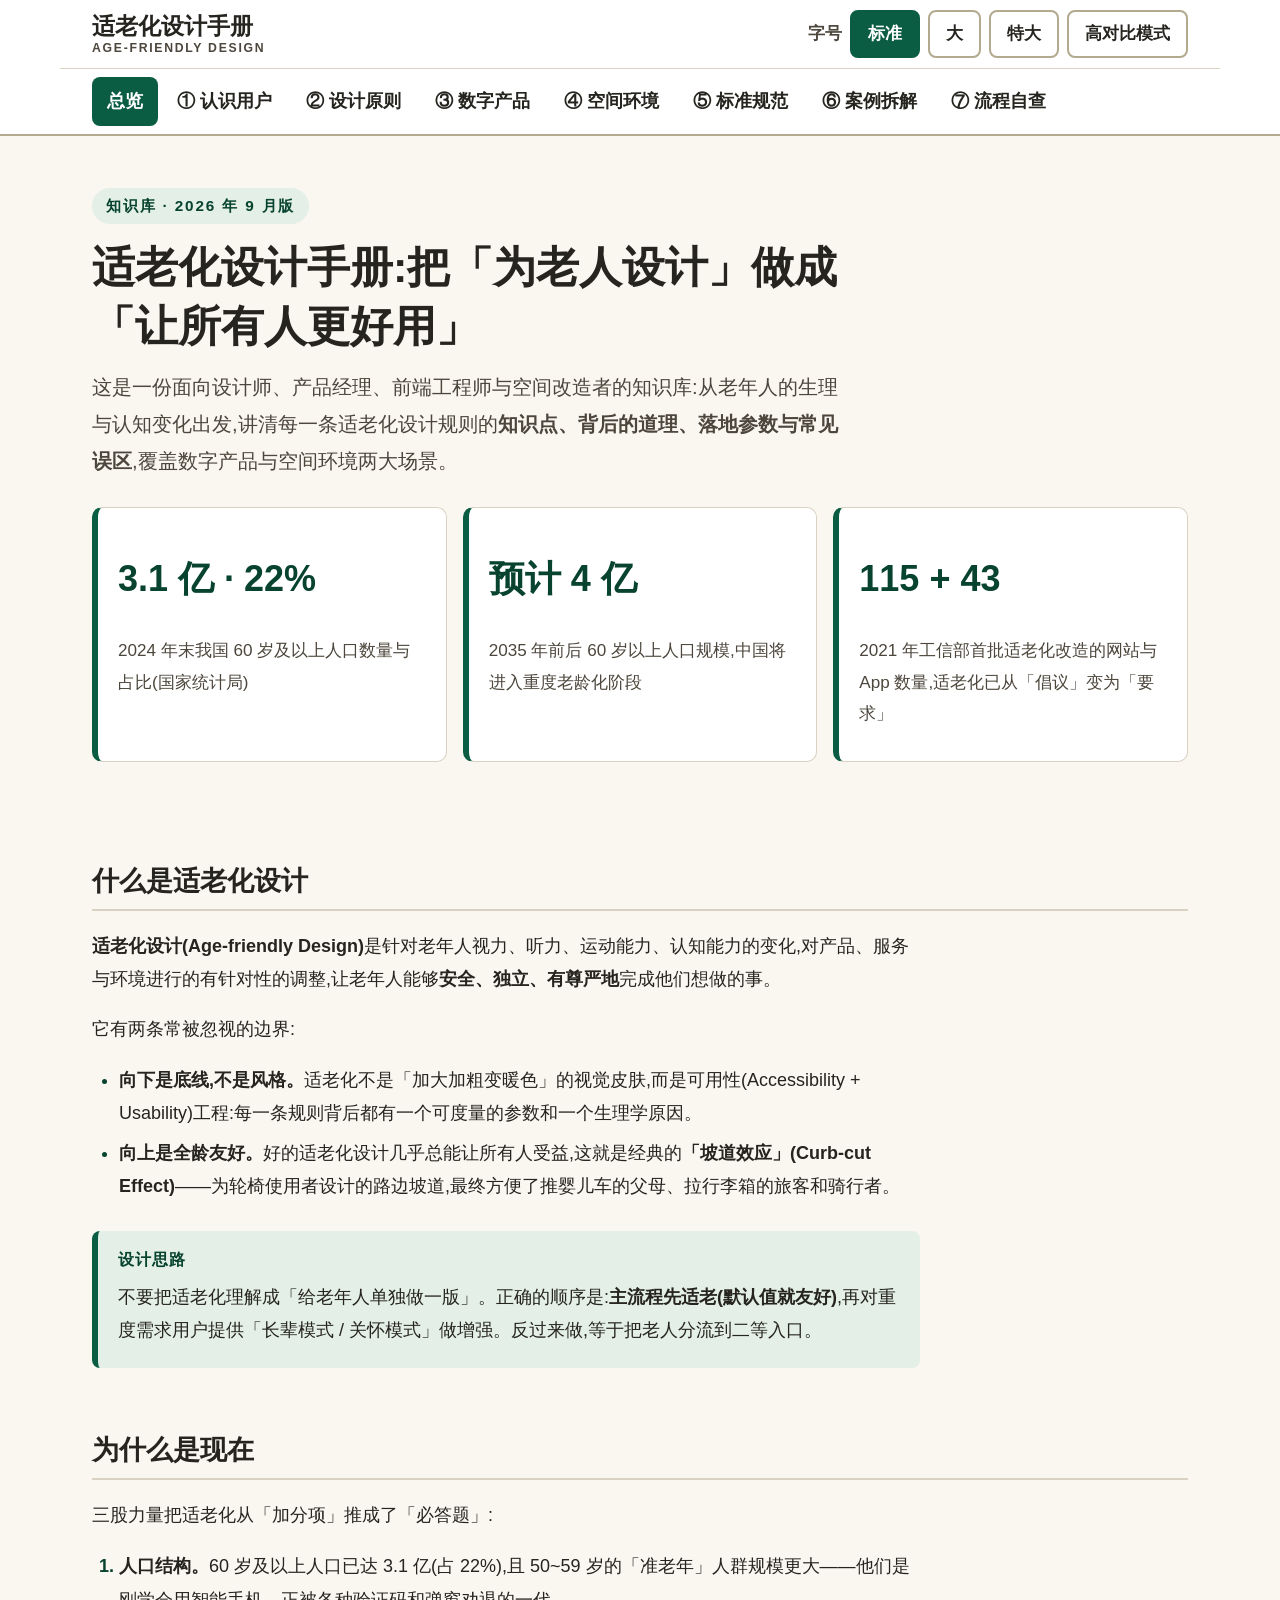
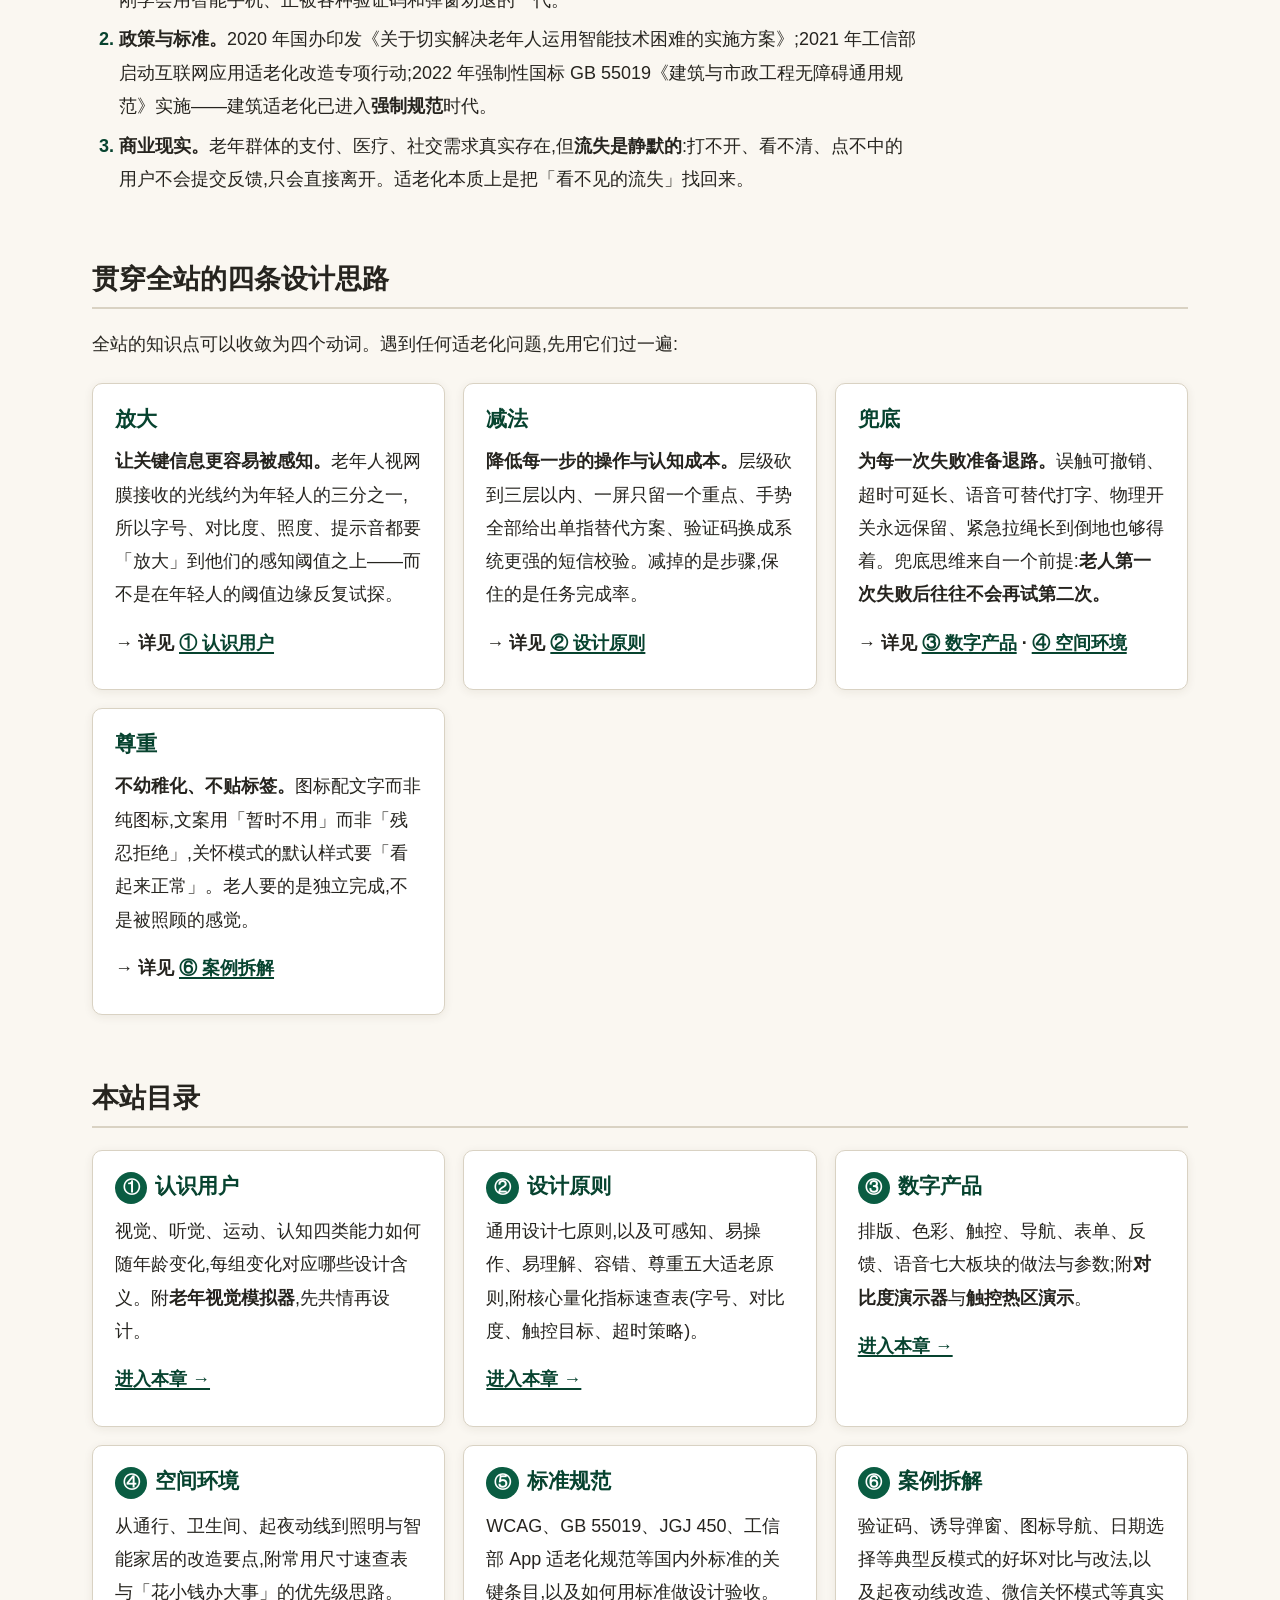
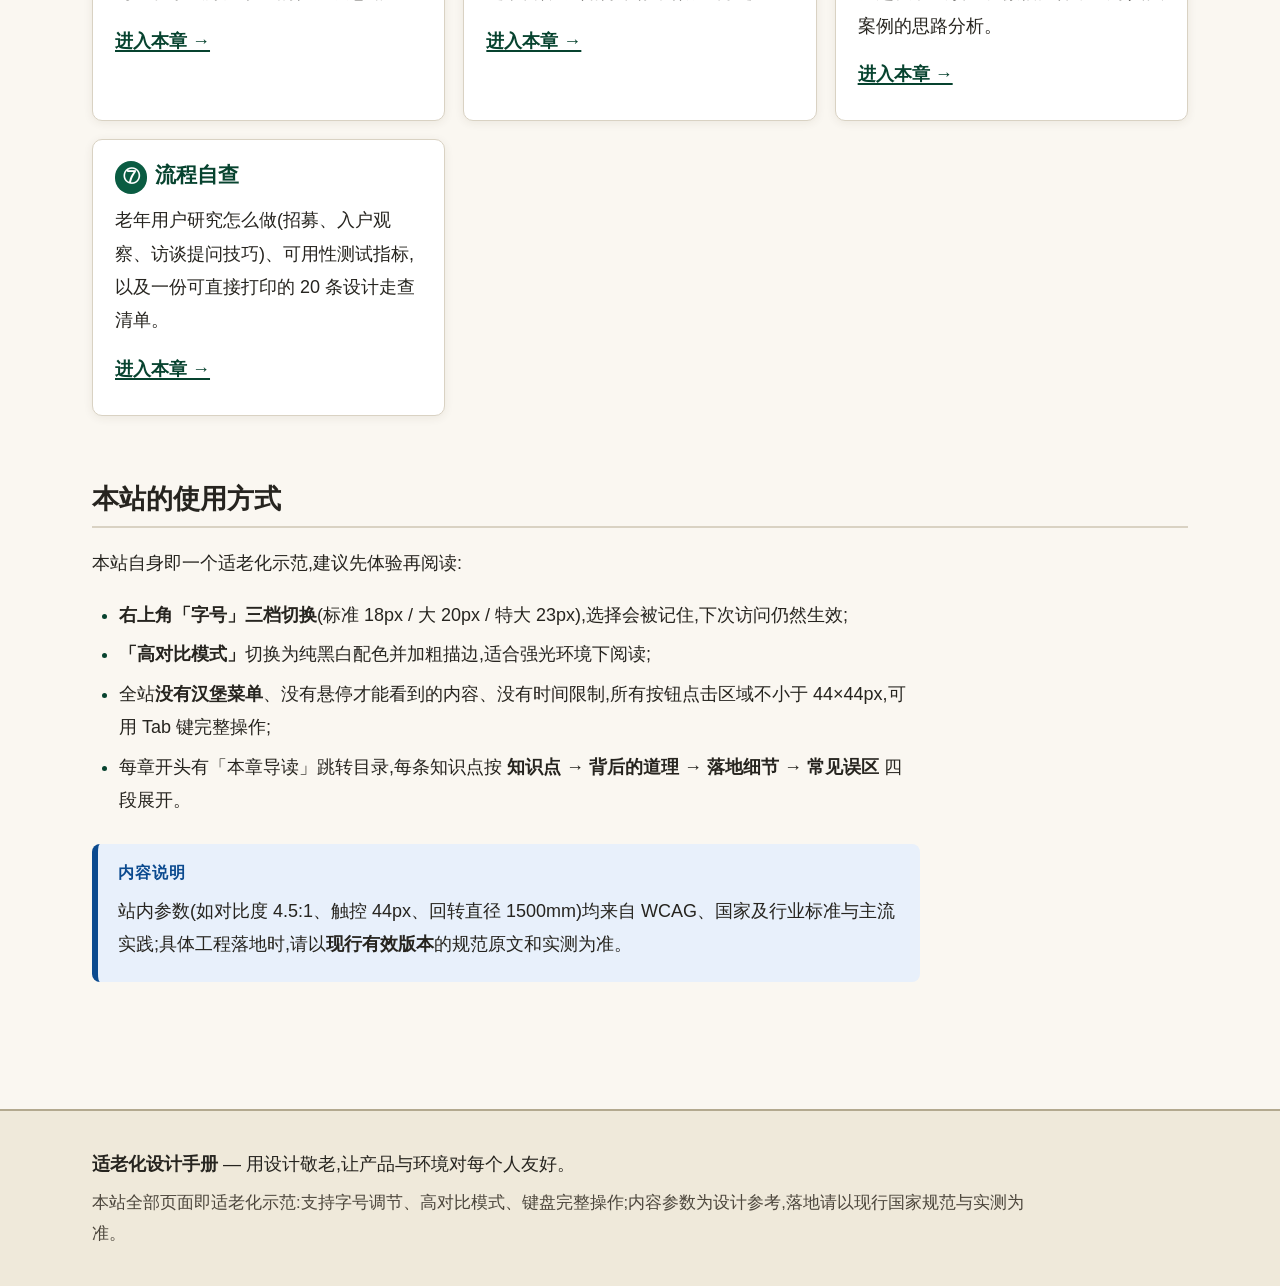
<file: index.html>
<!DOCTYPE html>
<html lang="zh-CN" data-font="base" data-contrast="normal">
<head>
<meta charset="UTF-8">
<meta name="viewport" content="width=device-width, initial-scale=1">
<title>适老化设计手册 · 总览</title>
<meta name="description" content="适老化设计知识库:认识老年用户、设计原则与量化指标、数字产品与空间环境的适老化做法、标准规范与案例拆解。">
<link rel="icon" href="data:image/svg+xml,%3Csvg xmlns='http://www.w3.org/2000/svg' viewBox='0 0 100 100'%3E%3Ccircle cx='50' cy='50' r='46' fill='%230a5c42'/%3E%3Ctext x='50' y='70' font-size='52' text-anchor='middle' fill='white' font-family='sans-serif' font-weight='bold'%3E适%3C/text%3E%3C/svg%3E">
<link rel="stylesheet" href="assets/css/style.css">
<script src="assets/js/main.js" defer></script>
</head>
<body>
<a class="skip-link" href="#main">跳到主要内容</a>

<header class="site-header">
  <div class="topbar wrap">
    <p class="brand"><a href="index.html">适老化设计手册<span class="brand-en">Age-Friendly Design</span></a></p>
    <div class="controls" role="group" aria-label="阅读设置(这也是本站的适老化示范)">
      <span class="controls-label">字号</span>
      <button type="button" class="ctrl-btn font-btn" data-font="base" aria-pressed="true">标准</button>
      <button type="button" class="ctrl-btn font-btn" data-font="large" aria-pressed="false">大</button>
      <button type="button" class="ctrl-btn font-btn" data-font="xlarge" aria-pressed="false">特大</button>
      <button type="button" class="ctrl-btn" id="contrastBtn" aria-pressed="false">高对比模式</button>
    </div>
  </div>
  <nav class="site-nav wrap" aria-label="章节导航">
    <a href="index.html" aria-current="page">总览</a>
    <a href="aging.html">① 认识用户</a>
    <a href="principles.html">② 设计原则</a>
    <a href="digital.html">③ 数字产品</a>
    <a href="space.html">④ 空间环境</a>
    <a href="standards.html">⑤ 标准规范</a>
    <a href="cases.html">⑥ 案例拆解</a>
    <a href="process.html">⑦ 流程自查</a>
  </nav>
</header>
<p id="liveStatus" class="visually-hidden" aria-live="polite"></p>

<main id="main">
  <div class="wrap">

    <section class="hero">
      <span class="kicker">知识库 · 2026 年 9 月版</span>
      <h1>适老化设计手册:把「为老人设计」做成「让所有人更好用」</h1>
      <p class="lede">这是一份面向设计师、产品经理、前端工程师与空间改造者的知识库:从老年人的生理与认知变化出发,讲清每一条适老化设计规则的<strong>知识点、背后的道理、落地参数与常见误区</strong>,覆盖数字产品与空间环境两大场景。</p>
      <div class="hero-stats">
        <div class="stat">
          <p class="stat-num">3.1 亿 · 22%</p>
          <p class="stat-label">2024 年末我国 60 岁及以上人口数量与占比(国家统计局)</p>
        </div>
        <div class="stat">
          <p class="stat-num">预计 4 亿</p>
          <p class="stat-label">2035 年前后 60 岁以上人口规模,中国将进入重度老龄化阶段</p>
        </div>
        <div class="stat">
          <p class="stat-num">115 + 43</p>
          <p class="stat-label">2021 年工信部首批适老化改造的网站与 App 数量,适老化已从「倡议」变为「要求」</p>
        </div>
      </div>
    </section>

    <article>
      <h2>什么是适老化设计</h2>
      <div class="prose">
        <p><strong>适老化设计(Age-friendly Design)</strong>是针对老年人视力、听力、运动能力、认知能力的变化,对产品、服务与环境进行的有针对性的调整,让老年人能够<strong>安全、独立、有尊严地</strong>完成他们想做的事。</p>
        <p>它有两条常被忽视的边界:</p>
        <ul>
          <li><strong>向下是底线,不是风格。</strong>适老化不是「加大加粗变暖色」的视觉皮肤,而是可用性(Accessibility + Usability)工程:每一条规则背后都有一个可度量的参数和一个生理学原因。</li>
          <li><strong>向上是全龄友好。</strong>好的适老化设计几乎总能让所有人受益,这就是经典的<strong>「坡道效应」(Curb-cut Effect)</strong>——为轮椅使用者设计的路边坡道,最终方便了推婴儿车的父母、拉行李箱的旅客和骑行者。</li>
        </ul>
        <div class="callout callout-tip">
          <span class="callout-title">设计思路</span>
          <p>不要把适老化理解成「给老年人单独做一版」。正确的顺序是:<strong>主流程先适老(默认值就友好)</strong>,再对重度需求用户提供「长辈模式 / 关怀模式」做增强。反过来做,等于把老人分流到二等入口。</p>
        </div>
      </div>

      <h2>为什么是现在</h2>
      <div class="prose">
        <p>三股力量把适老化从「加分项」推成了「必答题」:</p>
        <ol>
          <li><strong>人口结构。</strong>60 岁及以上人口已达 3.1 亿(占 22%),且 50~59 岁的「准老年」人群规模更大——他们是刚学会用智能手机、正被各种验证码和弹窗劝退的一代。</li>
          <li><strong>政策与标准。</strong>2020 年国办印发《关于切实解决老年人运用智能技术困难的实施方案》;2021 年工信部启动互联网应用适老化改造专项行动;2022 年强制性国标 GB 55019《建筑与市政工程无障碍通用规范》实施——建筑适老化已进入<strong>强制规范</strong>时代。</li>
          <li><strong>商业现实。</strong>老年群体的支付、医疗、社交需求真实存在,但<strong>流失是静默的</strong>:打不开、看不清、点不中的用户不会提交反馈,只会直接离开。适老化本质上是把「看不见的流失」找回来。</li>
        </ol>
      </div>

      <h2>贯穿全站的四条设计思路</h2>
      <p class="prose">全站的知识点可以收敛为四个动词。遇到任何适老化问题,先用它们过一遍:</p>
      <div class="kgrid">
        <div class="kcard">
          <h3>放大</h3>
          <p><strong>让关键信息更容易被感知。</strong>老年人视网膜接收的光线约为年轻人的三分之一,所以字号、对比度、照度、提示音都要「放大」到他们的感知阈值之上——而不是在年轻人的阈值边缘反复试探。</p>
          <p class="kcard-link">→ 详见 <a href="aging.html">① 认识用户</a></p>
        </div>
        <div class="kcard">
          <h3>减法</h3>
          <p><strong>降低每一步的操作与认知成本。</strong>层级砍到三层以内、一屏只留一个重点、手势全部给出单指替代方案、验证码换成系统更强的短信校验。减掉的是步骤,保住的是任务完成率。</p>
          <p class="kcard-link">→ 详见 <a href="principles.html">② 设计原则</a></p>
        </div>
        <div class="kcard">
          <h3>兜底</h3>
          <p><strong>为每一次失败准备退路。</strong>误触可撤销、超时可延长、语音可替代打字、物理开关永远保留、紧急拉绳长到倒地也够得着。兜底思维来自一个前提:<strong>老人第一次失败后往往不会再试第二次。</strong></p>
          <p class="kcard-link">→ 详见 <a href="digital.html">③ 数字产品</a> · <a href="space.html">④ 空间环境</a></p>
        </div>
        <div class="kcard">
          <h3>尊重</h3>
          <p><strong>不幼稚化、不贴标签。</strong>图标配文字而非纯图标,文案用「暂时不用」而非「残忍拒绝」,关怀模式的默认样式要「看起来正常」。老人要的是独立完成,不是被照顾的感觉。</p>
          <p class="kcard-link">→ 详见 <a href="cases.html">⑥ 案例拆解</a></p>
        </div>
      </div>

      <h2>本站目录</h2>
      <div class="kgrid">
        <div class="kcard">
          <h3><span class="kcard-num">①</span>认识用户</h3>
          <p>视觉、听觉、运动、认知四类能力如何随年龄变化,每组变化对应哪些设计含义。附<strong>老年视觉模拟器</strong>,先共情再设计。</p>
          <p class="kcard-link"><a href="aging.html">进入本章 →</a></p>
        </div>
        <div class="kcard">
          <h3><span class="kcard-num">②</span>设计原则</h3>
          <p>通用设计七原则,以及可感知、易操作、易理解、容错、尊重五大适老原则,附核心量化指标速查表(字号、对比度、触控目标、超时策略)。</p>
          <p class="kcard-link"><a href="principles.html">进入本章 →</a></p>
        </div>
        <div class="kcard">
          <h3><span class="kcard-num">③</span>数字产品</h3>
          <p>排版、色彩、触控、导航、表单、反馈、语音七大板块的做法与参数;附<strong>对比度演示器</strong>与<strong>触控热区演示</strong>。</p>
          <p class="kcard-link"><a href="digital.html">进入本章 →</a></p>
        </div>
        <div class="kcard">
          <h3><span class="kcard-num">④</span>空间环境</h3>
          <p>从通行、卫生间、起夜动线到照明与智能家居的改造要点,附常用尺寸速查表与「花小钱办大事」的优先级思路。</p>
          <p class="kcard-link"><a href="space.html">进入本章 →</a></p>
        </div>
        <div class="kcard">
          <h3><span class="kcard-num">⑤</span>标准规范</h3>
          <p>WCAG、GB 55019、JGJ 450、工信部 App 适老化规范等国内外标准的关键条目,以及如何用标准做设计验收。</p>
          <p class="kcard-link"><a href="standards.html">进入本章 →</a></p>
        </div>
        <div class="kcard">
          <h3><span class="kcard-num">⑥</span>案例拆解</h3>
          <p>验证码、诱导弹窗、图标导航、日期选择等典型反模式的好坏对比与改法,以及起夜动线改造、微信关怀模式等真实案例的思路分析。</p>
          <p class="kcard-link"><a href="cases.html">进入本章 →</a></p>
        </div>
        <div class="kcard">
          <h3><span class="kcard-num">⑦</span>流程自查</h3>
          <p>老年用户研究怎么做(招募、入户观察、访谈提问技巧)、可用性测试指标,以及一份可直接打印的 20 条设计走查清单。</p>
          <p class="kcard-link"><a href="process.html">进入本章 →</a></p>
        </div>
      </div>

      <h2>本站的使用方式</h2>
      <div class="prose">
        <p>本站自身即一个适老化示范,建议先体验再阅读:</p>
        <ul>
          <li><strong>右上角「字号」三档切换</strong>(标准 18px / 大 20px / 特大 23px),选择会被记住,下次访问仍然生效;</li>
          <li><strong>「高对比模式」</strong>切换为纯黑白配色并加粗描边,适合强光环境下阅读;</li>
          <li>全站<strong>没有汉堡菜单</strong>、没有悬停才能看到的内容、没有时间限制,所有按钮点击区域不小于 44×44px,可用 Tab 键完整操作;</li>
          <li>每章开头有「本章导读」跳转目录,每条知识点按 <strong>知识点 → 背后的道理 → 落地细节 → 常见误区</strong> 四段展开。</li>
        </ul>
        <div class="callout callout-data">
          <span class="callout-title">内容说明</span>
          <p>站内参数(如对比度 4.5:1、触控 44px、回转直径 1500mm)均来自 WCAG、国家及行业标准与主流实践;具体工程落地时,请以<strong>现行有效版本</strong>的规范原文和实测为准。</p>
        </div>
      </div>
    </article>

  </div>
</main>

<footer class="site-footer">
  <div class="wrap">
    <p><strong>适老化设计手册</strong> — 用设计敬老,让产品与环境对每个人友好。</p>
    <p class="foot-note">本站全部页面即适老化示范:支持字号调节、高对比模式、键盘完整操作;内容参数为设计参考,落地请以现行国家规范与实测为准。</p>
  </div>
</footer>
</body>
</html>
</file>
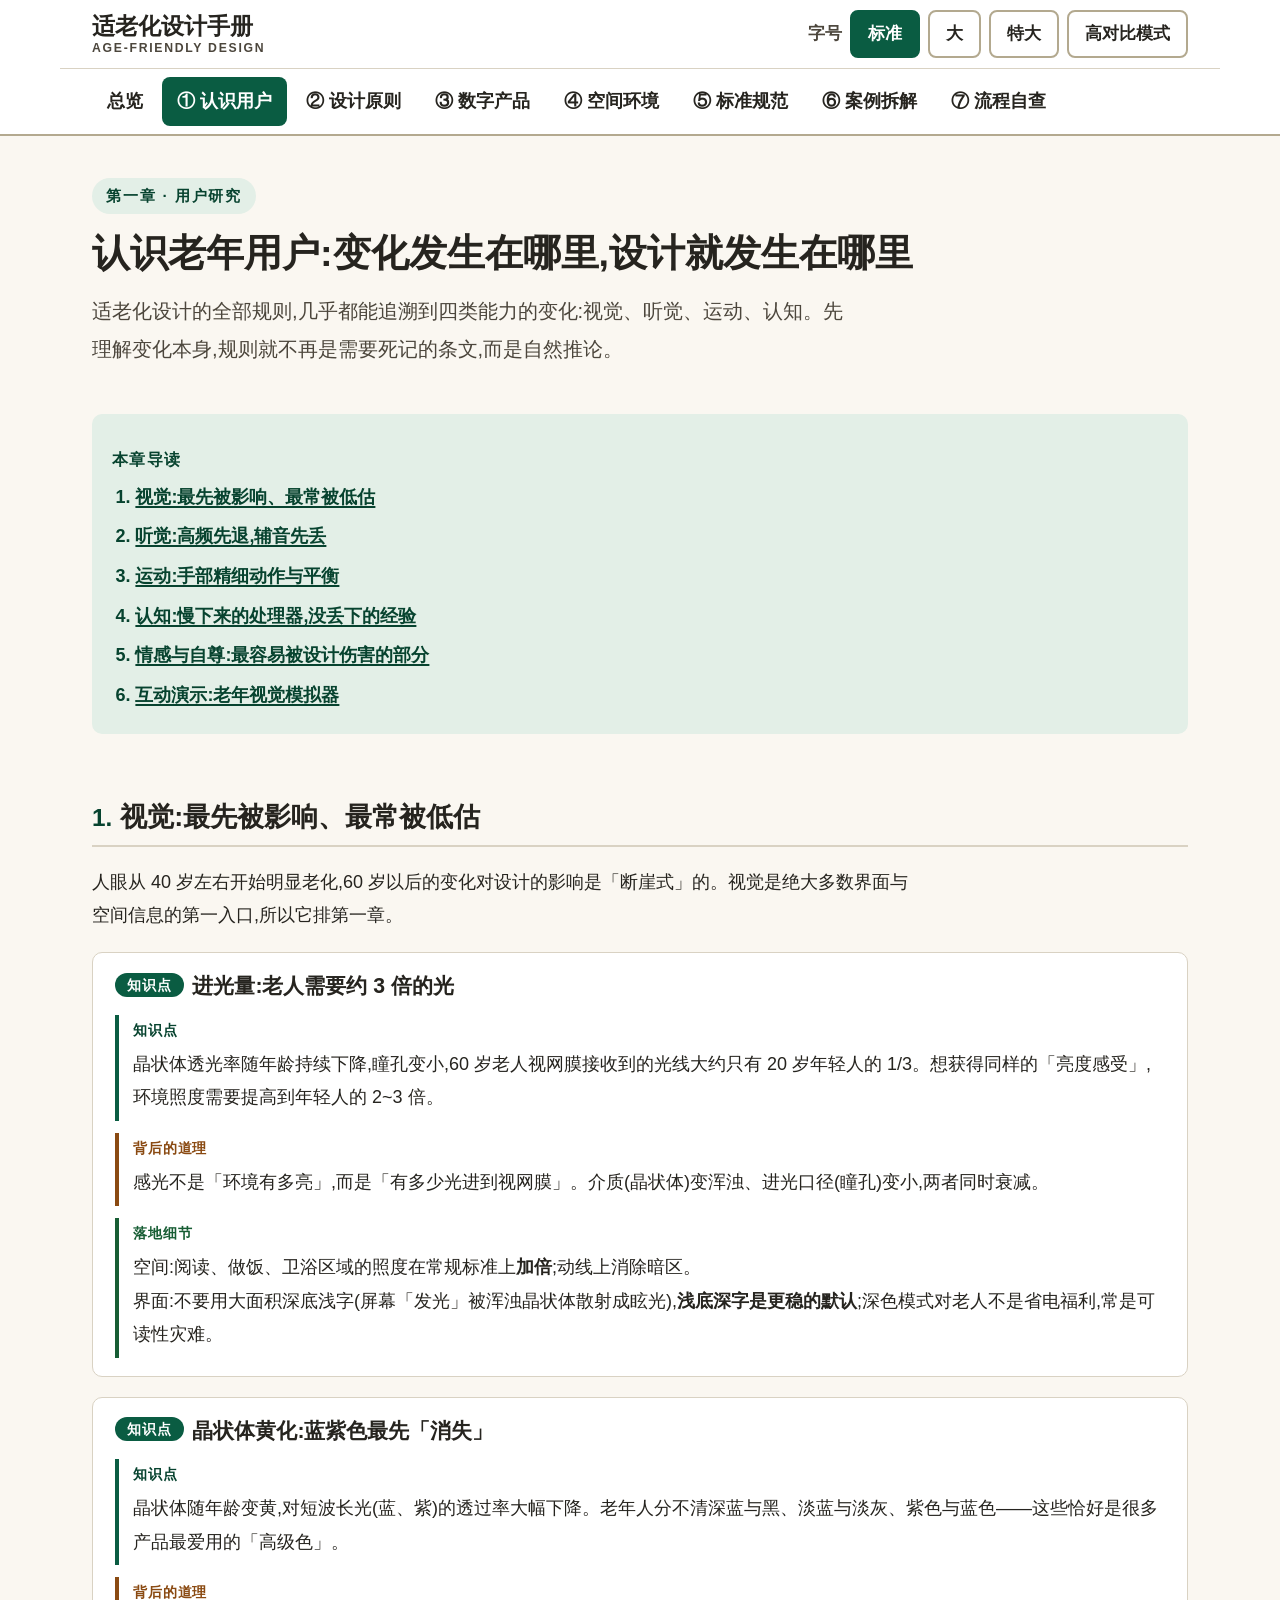
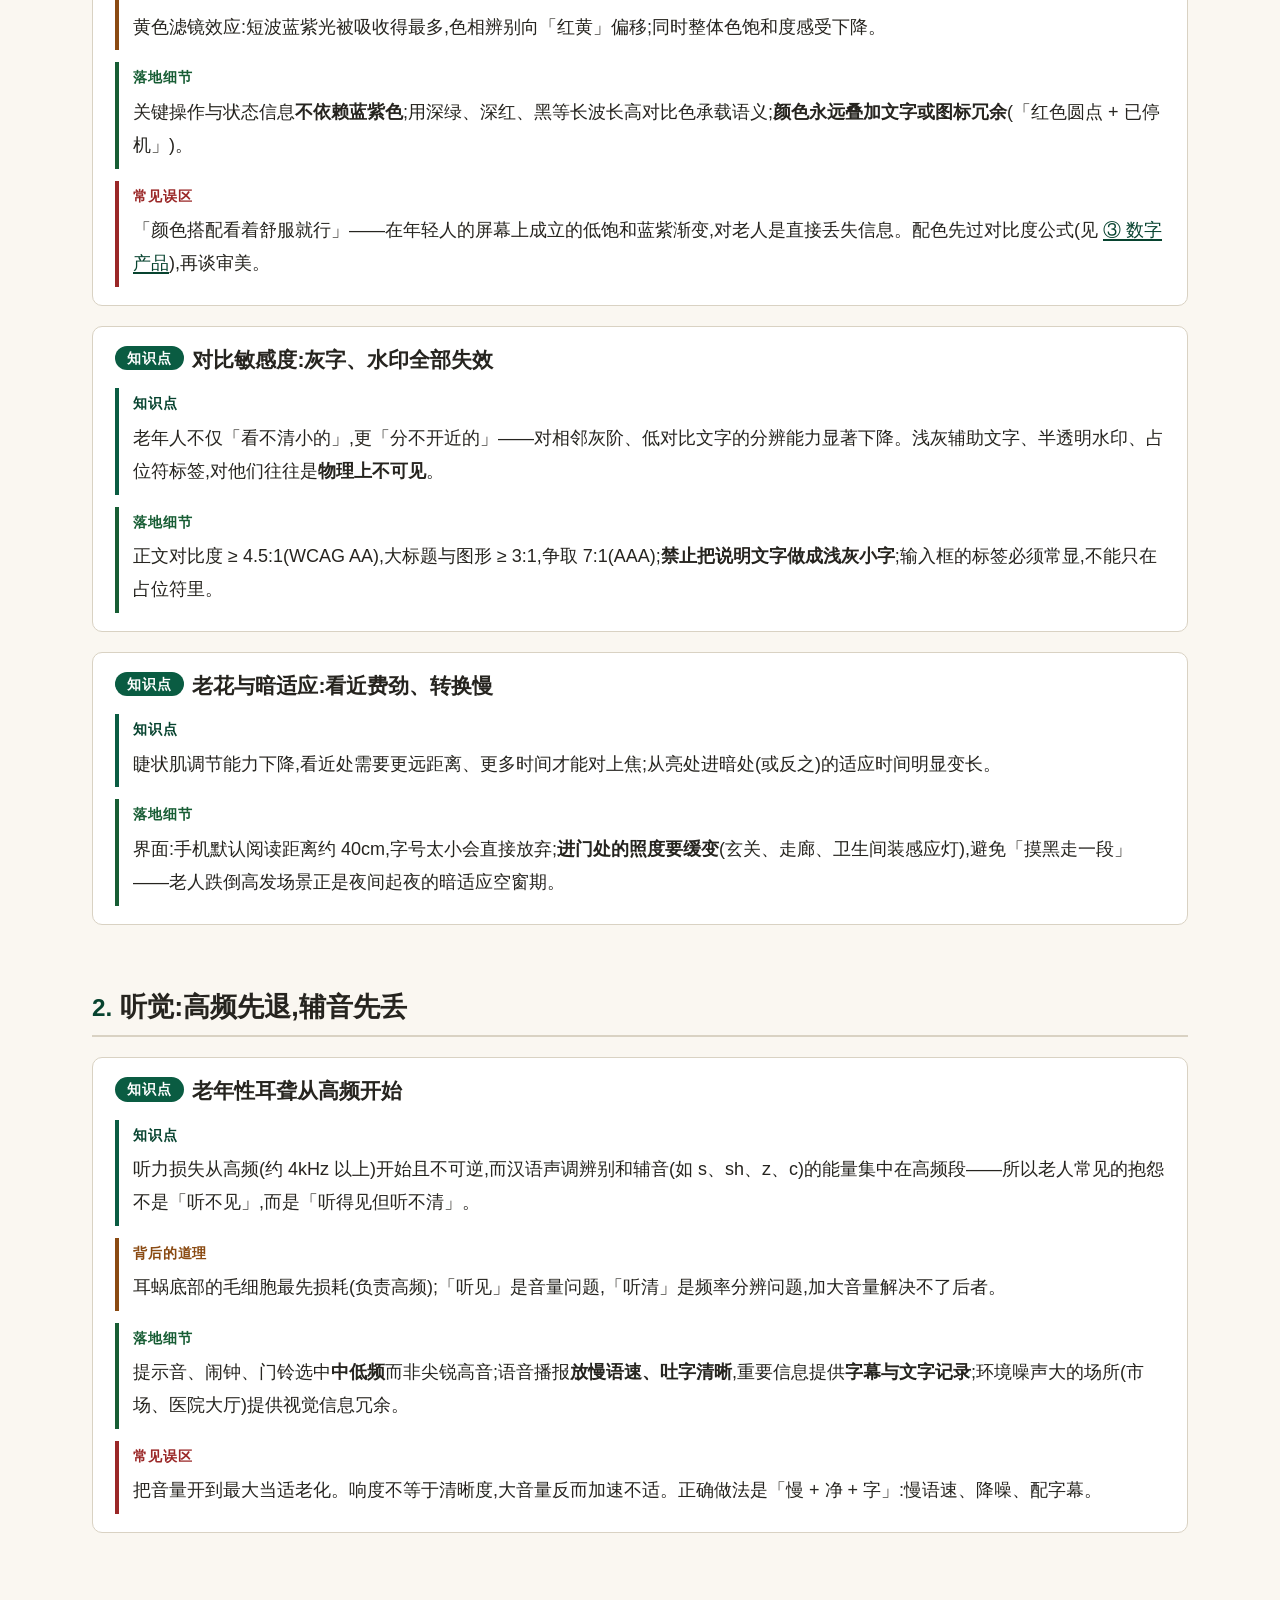
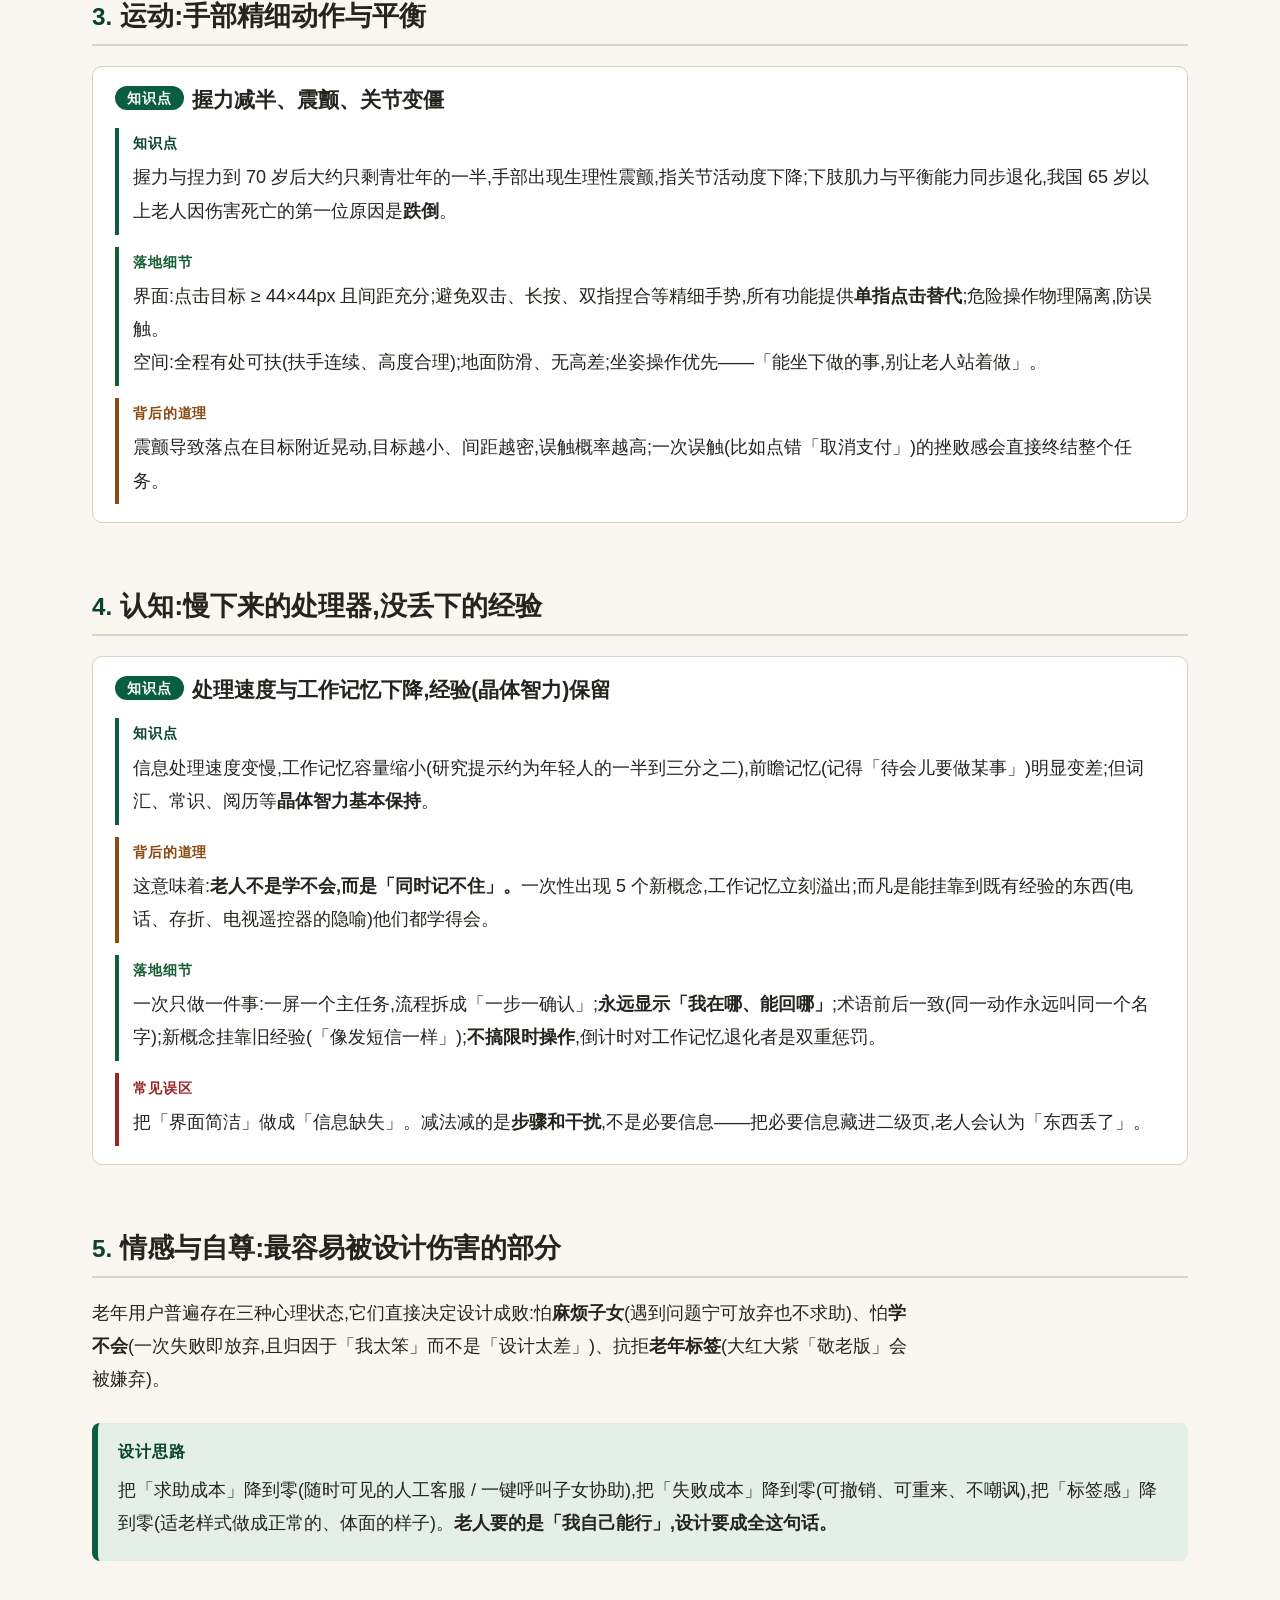
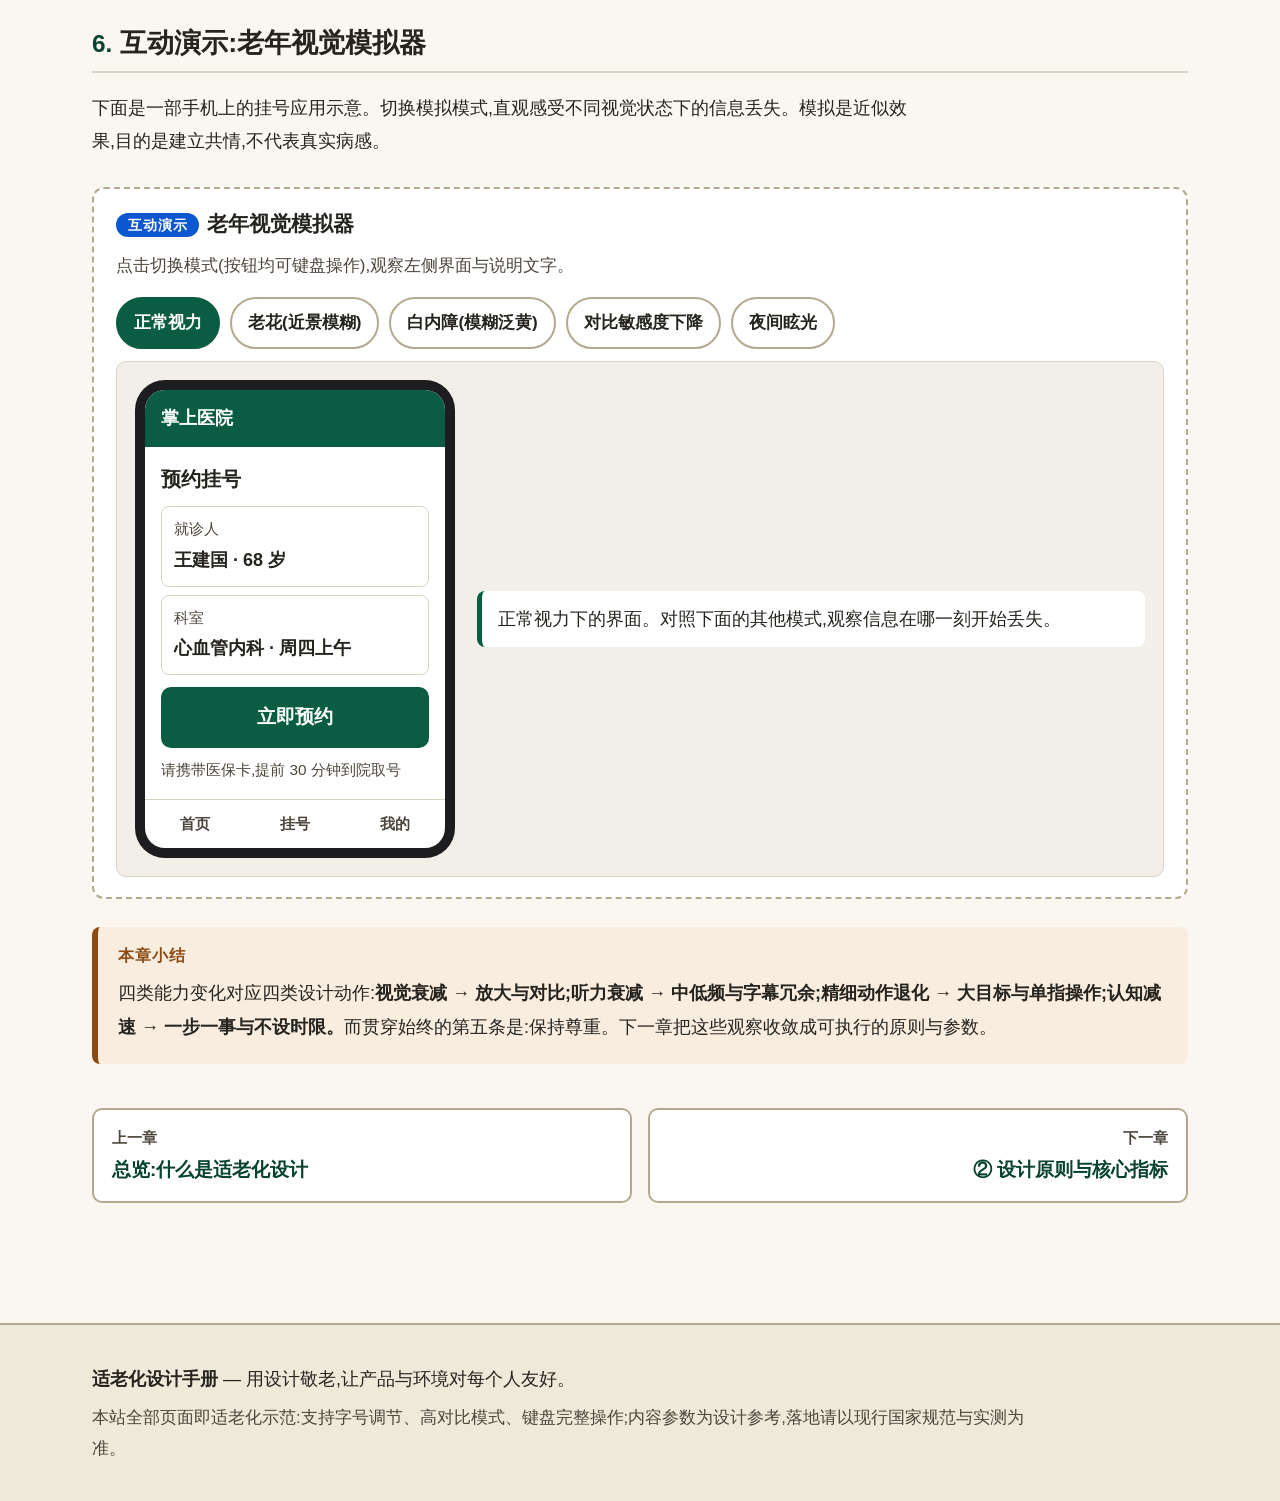
<file: aging.html>
<!DOCTYPE html>
<html lang="zh-CN" data-font="base" data-contrast="normal">
<head>
<meta charset="UTF-8">
<meta name="viewport" content="width=device-width, initial-scale=1">
<title>① 认识老年用户 · 适老化设计手册</title>
<meta name="description" content="视觉、听觉、运动、认知能力随年龄的变化规律,以及每组变化对应的设计含义。附老年视觉模拟器。">
<link rel="icon" href="data:image/svg+xml,%3Csvg xmlns='http://www.w3.org/2000/svg' viewBox='0 0 100 100'%3E%3Ccircle cx='50' cy='50' r='46' fill='%230a5c42'/%3E%3Ctext x='50' y='70' font-size='52' text-anchor='middle' fill='white' font-family='sans-serif' font-weight='bold'%3E适%3C/text%3E%3C/svg%3E">
<link rel="stylesheet" href="assets/css/style.css">
<script src="assets/js/main.js" defer></script>
</head>
<body>
<a class="skip-link" href="#main">跳到主要内容</a>

<header class="site-header">
  <div class="topbar wrap">
    <p class="brand"><a href="index.html">适老化设计手册<span class="brand-en">Age-Friendly Design</span></a></p>
    <div class="controls" role="group" aria-label="阅读设置(这也是本站的适老化示范)">
      <span class="controls-label">字号</span>
      <button type="button" class="ctrl-btn font-btn" data-font="base" aria-pressed="true">标准</button>
      <button type="button" class="ctrl-btn font-btn" data-font="large" aria-pressed="false">大</button>
      <button type="button" class="ctrl-btn font-btn" data-font="xlarge" aria-pressed="false">特大</button>
      <button type="button" class="ctrl-btn" id="contrastBtn" aria-pressed="false">高对比模式</button>
    </div>
  </div>
  <nav class="site-nav wrap" aria-label="章节导航">
    <a href="index.html">总览</a>
    <a href="aging.html" aria-current="page">① 认识用户</a>
    <a href="principles.html">② 设计原则</a>
    <a href="digital.html">③ 数字产品</a>
    <a href="space.html">④ 空间环境</a>
    <a href="standards.html">⑤ 标准规范</a>
    <a href="cases.html">⑥ 案例拆解</a>
    <a href="process.html">⑦ 流程自查</a>
  </nav>
</header>
<p id="liveStatus" class="visually-hidden" aria-live="polite"></p>

<main id="main">
  <div class="wrap">
    <div class="page-head">
      <span class="kicker">第一章 · 用户研究</span>
      <h1>认识老年用户:变化发生在哪里,设计就发生在哪里</h1>
      <p class="lede">适老化设计的全部规则,几乎都能追溯到四类能力的变化:视觉、听觉、运动、认知。先理解变化本身,规则就不再是需要死记的条文,而是自然推论。</p>
    </div>

    <article>
      <div class="toc">
        <p class="toc-title">本章导读</p>
        <ol>
          <li><a href="#vision">视觉:最先被影响、最常被低估</a></li>
          <li><a href="#hearing">听觉:高频先退,辅音先丢</a></li>
          <li><a href="#motor">运动:手部精细动作与平衡</a></li>
          <li><a href="#cognition">认知:慢下来的处理器,没丢下的经验</a></li>
          <li><a href="#emotion">情感与自尊:最容易被设计伤害的部分</a></li>
          <li><a href="#sim">互动演示:老年视觉模拟器</a></li>
        </ol>
      </div>

      <section id="vision">
        <h2><span class="h2-num">1.</span>视觉:最先被影响、最常被低估</h2>
        <div class="prose">
          <p>人眼从 40 岁左右开始明显老化,60 岁以后的变化对设计的影响是「断崖式」的。视觉是绝大多数界面与空间信息的第一入口,所以它排第一章。</p>
        </div>

        <div class="fact">
          <h3><span class="fact-tag">知识点</span>进光量:老人需要约 3 倍的光</h3>
          <div class="fb fb-fact">
            <span class="fb-label">知识点</span>
            <p>晶状体透光率随年龄持续下降,瞳孔变小,60 岁老人视网膜接收到的光线大约只有 20 岁年轻人的 1/3。想获得同样的「亮度感受」,环境照度需要提高到年轻人的 2~3 倍。</p>
          </div>
          <div class="fb fb-why">
            <span class="fb-label">背后的道理</span>
            <p>感光不是「环境有多亮」,而是「有多少光进到视网膜」。介质(晶状体)变浑浊、进光口径(瞳孔)变小,两者同时衰减。</p>
          </div>
          <div class="fb fb-how">
            <span class="fb-label">落地细节</span>
            <p>空间:阅读、做饭、卫浴区域的照度在常规标准上<strong>加倍</strong>;动线上消除暗区。<br>
            界面:不要用大面积深底浅字(屏幕「发光」被浑浊晶状体散射成眩光),<strong>浅底深字是更稳的默认</strong>;深色模式对老人不是省电福利,常是可读性灾难。</p>
          </div>
        </div>

        <div class="fact">
          <h3><span class="fact-tag">知识点</span>晶状体黄化:蓝紫色最先「消失」</h3>
          <div class="fb fb-fact">
            <span class="fb-label">知识点</span>
            <p>晶状体随年龄变黄,对短波长光(蓝、紫)的透过率大幅下降。老年人分不清深蓝与黑、淡蓝与淡灰、紫色与蓝色——这些恰好是很多产品最爱用的「高级色」。</p>
          </div>
          <div class="fb fb-why">
            <span class="fb-label">背后的道理</span>
            <p>黄色滤镜效应:短波蓝紫光被吸收得最多,色相辨别向「红黄」偏移;同时整体色饱和度感受下降。</p>
          </div>
          <div class="fb fb-how">
            <span class="fb-label">落地细节</span>
            <p>关键操作与状态信息<strong>不依赖蓝紫色</strong>;用深绿、深红、黑等长波长高对比色承载语义;<strong>颜色永远叠加文字或图标冗余</strong>(「红色圆点 + 已停机」)。</p>
          </div>
          <div class="fb fb-pit">
            <span class="fb-label">常见误区</span>
            <p>「颜色搭配看着舒服就行」——在年轻人的屏幕上成立的低饱和蓝紫渐变,对老人是直接丢失信息。配色先过对比度公式(见 <a href="digital.html">③ 数字产品</a>),再谈审美。</p>
          </div>
        </div>

        <div class="fact">
          <h3><span class="fact-tag">知识点</span>对比敏感度:灰字、水印全部失效</h3>
          <div class="fb fb-fact">
            <span class="fb-label">知识点</span>
            <p>老年人不仅「看不清小的」,更「分不开近的」——对相邻灰阶、低对比文字的分辨能力显著下降。浅灰辅助文字、半透明水印、占位符标签,对他们往往是<strong>物理上不可见</strong>。</p>
          </div>
          <div class="fb fb-how">
            <span class="fb-label">落地细节</span>
            <p>正文对比度 ≥ 4.5:1(WCAG AA),大标题与图形 ≥ 3:1,争取 7:1(AAA);<strong>禁止把说明文字做成浅灰小字</strong>;输入框的标签必须常显,不能只在占位符里。</p>
          </div>
        </div>

        <div class="fact">
          <h3><span class="fact-tag">知识点</span>老花与暗适应:看近费劲、转换慢</h3>
          <div class="fb fb-fact">
            <span class="fb-label">知识点</span>
            <p>睫状肌调节能力下降,看近处需要更远距离、更多时间才能对上焦;从亮处进暗处(或反之)的适应时间明显变长。</p>
          </div>
          <div class="fb fb-how">
            <span class="fb-label">落地细节</span>
            <p>界面:手机默认阅读距离约 40cm,字号太小会直接放弃;<strong>进门处的照度要缓变</strong>(玄关、走廊、卫生间装感应灯),避免「摸黑走一段」——老人跌倒高发场景正是夜间起夜的暗适应空窗期。</p>
          </div>
        </div>
      </section>

      <section id="hearing">
        <h2><span class="h2-num">2.</span>听觉:高频先退,辅音先丢</h2>
        <div class="fact">
          <h3><span class="fact-tag">知识点</span>老年性耳聋从高频开始</h3>
          <div class="fb fb-fact">
            <span class="fb-label">知识点</span>
            <p>听力损失从高频(约 4kHz 以上)开始且不可逆,而汉语声调辨别和辅音(如 s、sh、z、c)的能量集中在高频段——所以老人常见的抱怨不是「听不见」,而是「听得见但听不清」。</p>
          </div>
          <div class="fb fb-why">
            <span class="fb-label">背后的道理</span>
            <p>耳蜗底部的毛细胞最先损耗(负责高频);「听见」是音量问题,「听清」是频率分辨问题,加大音量解决不了后者。</p>
          </div>
          <div class="fb fb-how">
            <span class="fb-label">落地细节</span>
            <p>提示音、闹钟、门铃选中<strong>中低频</strong>而非尖锐高音;语音播报<strong>放慢语速、吐字清晰</strong>,重要信息提供<strong>字幕与文字记录</strong>;环境噪声大的场所(市场、医院大厅)提供视觉信息冗余。</p>
          </div>
          <div class="fb fb-pit">
            <span class="fb-label">常见误区</span>
            <p>把音量开到最大当适老化。响度不等于清晰度,大音量反而加速不适。正确做法是「慢 + 净 + 字」:慢语速、降噪、配字幕。</p>
          </div>
        </div>
      </section>

      <section id="motor">
        <h2><span class="h2-num">3.</span>运动:手部精细动作与平衡</h2>
        <div class="fact">
          <h3><span class="fact-tag">知识点</span>握力减半、震颤、关节变僵</h3>
          <div class="fb fb-fact">
            <span class="fb-label">知识点</span>
            <p>握力与捏力到 70 岁后大约只剩青壮年的一半,手部出现生理性震颤,指关节活动度下降;下肢肌力与平衡能力同步退化,我国 65 岁以上老人因伤害死亡的第一位原因是<strong>跌倒</strong>。</p>
          </div>
          <div class="fb fb-how">
            <span class="fb-label">落地细节</span>
            <p>界面:点击目标 ≥ 44×44px 且间距充分;避免双击、长按、双指捏合等精细手势,所有功能提供<strong>单指点击替代</strong>;危险操作物理隔离,防误触。<br>
            空间:全程有处可扶(扶手连续、高度合理);地面防滑、无高差;坐姿操作优先——「能坐下做的事,别让老人站着做」。</p>
          </div>
          <div class="fb fb-why">
            <span class="fb-label">背后的道理</span>
            <p>震颤导致落点在目标附近晃动,目标越小、间距越密,误触概率越高;一次误触(比如点错「取消支付」)的挫败感会直接终结整个任务。</p>
          </div>
        </div>
      </section>

      <section id="cognition">
        <h2><span class="h2-num">4.</span>认知:慢下来的处理器,没丢下的经验</h2>
        <div class="fact">
          <h3><span class="fact-tag">知识点</span>处理速度与工作记忆下降,经验(晶体智力)保留</h3>
          <div class="fb fb-fact">
            <span class="fb-label">知识点</span>
            <p>信息处理速度变慢,工作记忆容量缩小(研究提示约为年轻人的一半到三分之二),前瞻记忆(记得「待会儿要做某事」)明显变差;但词汇、常识、阅历等<strong>晶体智力基本保持</strong>。</p>
          </div>
          <div class="fb fb-why">
            <span class="fb-label">背后的道理</span>
            <p>这意味着:<strong>老人不是学不会,而是「同时记不住」。</strong>一次性出现 5 个新概念,工作记忆立刻溢出;而凡是能挂靠到既有经验的东西(电话、存折、电视遥控器的隐喻)他们都学得会。</p>
          </div>
          <div class="fb fb-how">
            <span class="fb-label">落地细节</span>
            <p>一次只做一件事:一屏一个主任务,流程拆成「一步一确认」;<strong>永远显示「我在哪、能回哪」</strong>;术语前后一致(同一动作永远叫同一个名字);新概念挂靠旧经验(「像发短信一样」);<strong>不搞限时操作</strong>,倒计时对工作记忆退化者是双重惩罚。</p>
          </div>
          <div class="fb fb-pit">
            <span class="fb-label">常见误区</span>
            <p>把「界面简洁」做成「信息缺失」。减法减的是<strong>步骤和干扰</strong>,不是必要信息——把必要信息藏进二级页,老人会认为「东西丢了」。</p>
          </div>
        </div>
      </section>

      <section id="emotion">
        <h2><span class="h2-num">5.</span>情感与自尊:最容易被设计伤害的部分</h2>
        <div class="prose">
          <p>老年用户普遍存在三种心理状态,它们直接决定设计成败:怕<strong>麻烦子女</strong>(遇到问题宁可放弃也不求助)、怕<strong>学不会</strong>(一次失败即放弃,且归因于「我太笨」而不是「设计太差」)、抗拒<strong>老年标签</strong>(大红大紫「敬老版」会被嫌弃)。</p>
        </div>
        <div class="callout callout-tip">
          <span class="callout-title">设计思路</span>
          <p>把「求助成本」降到零(随时可见的人工客服 / 一键呼叫子女协助),把「失败成本」降到零(可撤销、可重来、不嘲讽),把「标签感」降到零(适老样式做成正常的、体面的样子)。<strong>老人要的是「我自己能行」,设计要成全这句话。</strong></p>
        </div>
      </section>

      <section id="sim">
        <h2><span class="h2-num">6.</span>互动演示:老年视觉模拟器</h2>
        <div class="prose">
          <p>下面是一部手机上的挂号应用示意。切换模拟模式,直观感受不同视觉状态下的信息丢失。模拟是近似效果,目的是建立共情,不代表真实病感。</p>
        </div>

        <div class="demo">
          <h3><span class="demo-tag">互动演示</span>老年视觉模拟器</h3>
          <p class="demo-hint">点击切换模式(按钮均可键盘操作),观察左侧界面与说明文字。</p>
          <div class="sim-btns" role="group" aria-label="选择视觉模拟模式">
            <button type="button" class="sim-btn" data-sim="none" aria-pressed="true">正常视力</button>
            <button type="button" class="sim-btn" data-sim="blur" aria-pressed="false">老花(近景模糊)</button>
            <button type="button" class="sim-btn" data-sim="cataract" aria-pressed="false">白内障(模糊泛黄)</button>
            <button type="button" class="sim-btn" data-sim="contrast" aria-pressed="false">对比敏感度下降</button>
            <button type="button" class="sim-btn" data-sim="glare" aria-pressed="false">夜间眩光</button>
          </div>
          <div class="sim-stage" id="simStage" data-sim="none">
            <div class="phone" role="img" aria-label="示意:医院挂号应用的手机界面,包含就诊人、科室信息与立即预约按钮">
              <div class="phone-screen">
                <div class="m-head">掌上医院</div>
                <div class="m-body">
                  <p class="m-title">预约挂号</p>
                  <div class="m-card">
                    <span class="m-label">就诊人</span>
                    <span class="m-value">王建国 · 68 岁</span>
                  </div>
                  <div class="m-card">
                    <span class="m-label">科室</span>
                    <span class="m-value">心血管内科 · 周四上午</span>
                  </div>
                  <div class="m-btn-main" aria-hidden="true">立即预约</div>
                  <p class="m-tip">请携带医保卡,提前 30 分钟到院取号</p>
                </div>
                <div class="m-tab" aria-hidden="true"><span>首页</span><span>挂号</span><span>我的</span></div>
              </div>
            </div>
            <p class="sim-note" id="simNote">正常视力下的界面。对照下面的其他模式,观察信息在哪一刻开始丢失。</p>
          </div>
        </div>

        <div class="callout callout-warn">
          <span class="callout-title">本章小结</span>
          <p>四类能力变化对应四类设计动作:<strong>视觉衰减 → 放大与对比;听力衰减 → 中低频与字幕冗余;精细动作退化 → 大目标与单指操作;认知减速 → 一步一事与不设时限。</strong>而贯穿始终的第五条是:保持尊重。下一章把这些观察收敛成可执行的原则与参数。</p>
        </div>
      </section>

      <nav class="pager" aria-label="章节翻页">
        <a class="prev" href="index.html"><span class="pager-dir">上一章</span><span class="pager-title">总览:什么是适老化设计</span></a>
        <a class="next" href="principles.html"><span class="pager-dir">下一章</span><span class="pager-title">② 设计原则与核心指标</span></a>
      </nav>
    </article>
  </div>
</main>

<footer class="site-footer">
  <div class="wrap">
    <p><strong>适老化设计手册</strong> — 用设计敬老,让产品与环境对每个人友好。</p>
    <p class="foot-note">本站全部页面即适老化示范:支持字号调节、高对比模式、键盘完整操作;内容参数为设计参考,落地请以现行国家规范与实测为准。</p>
  </div>
</footer>
</body>
</html>
</file>
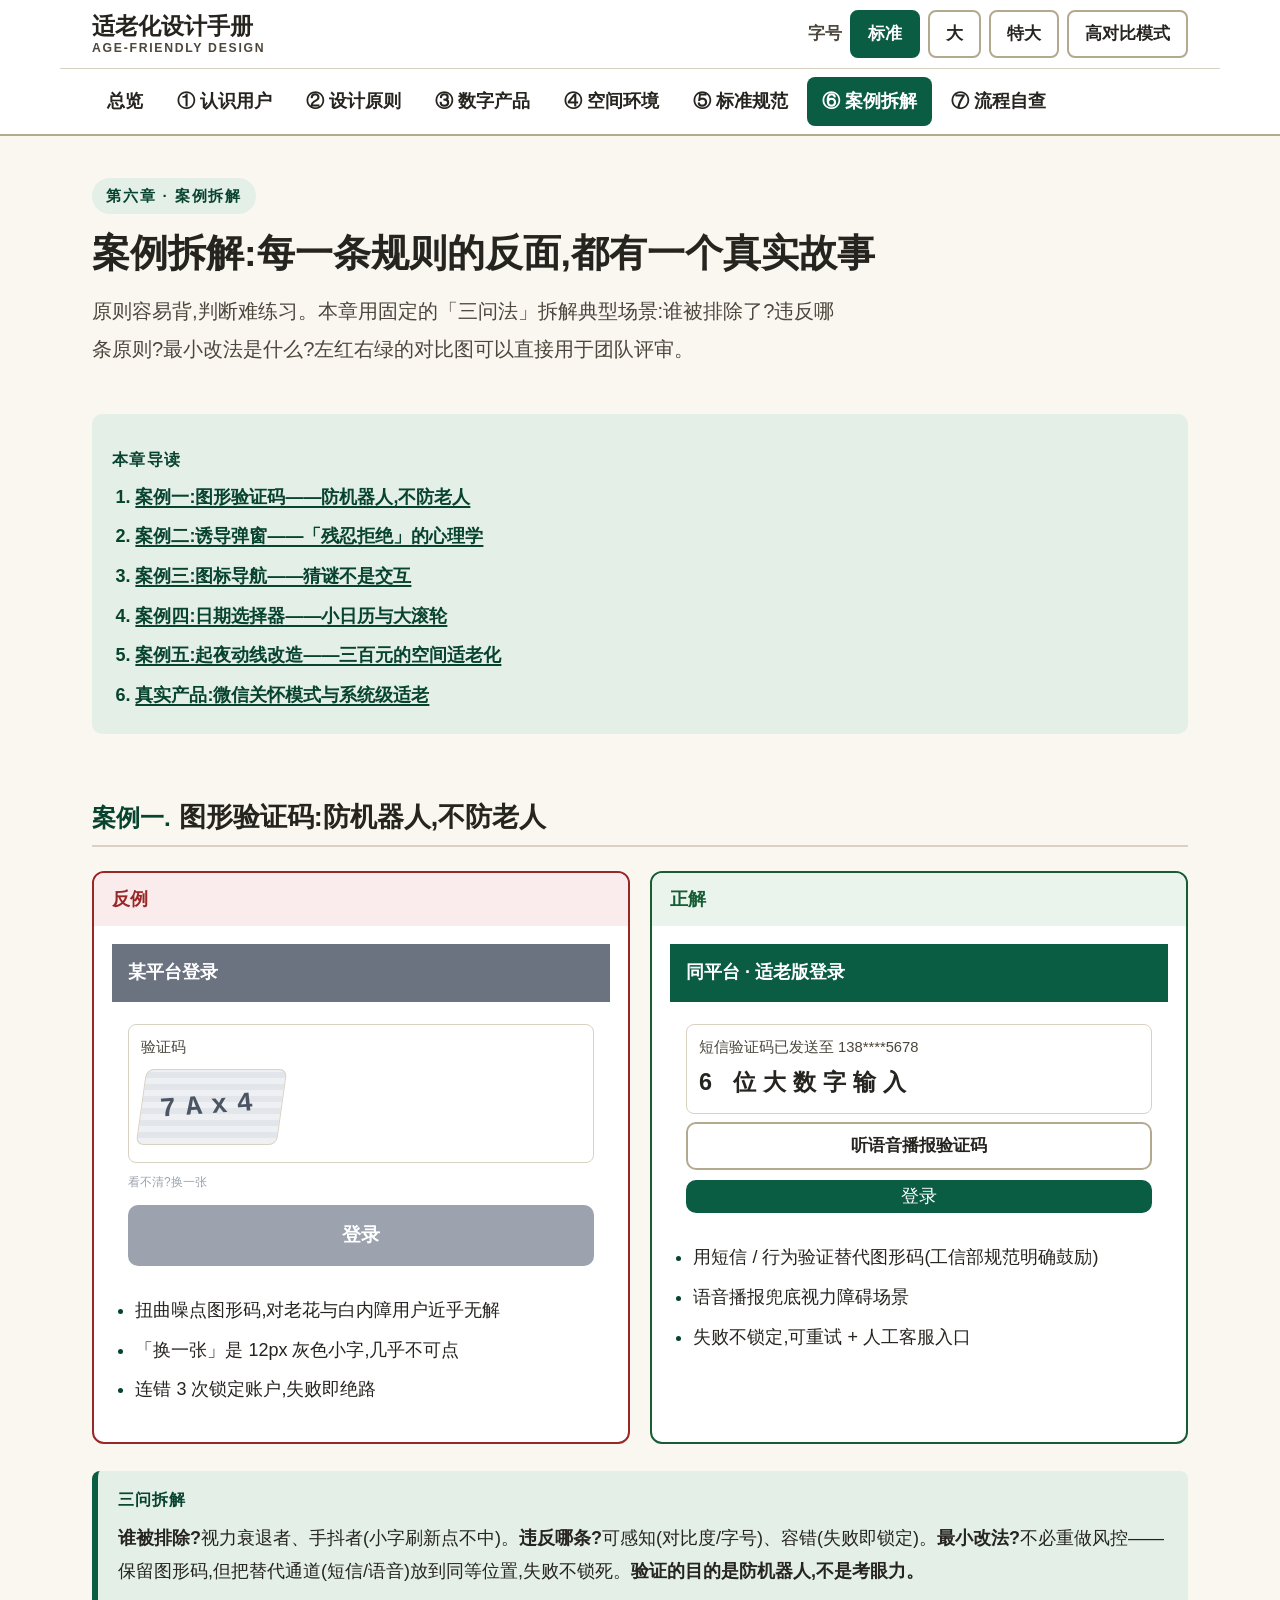
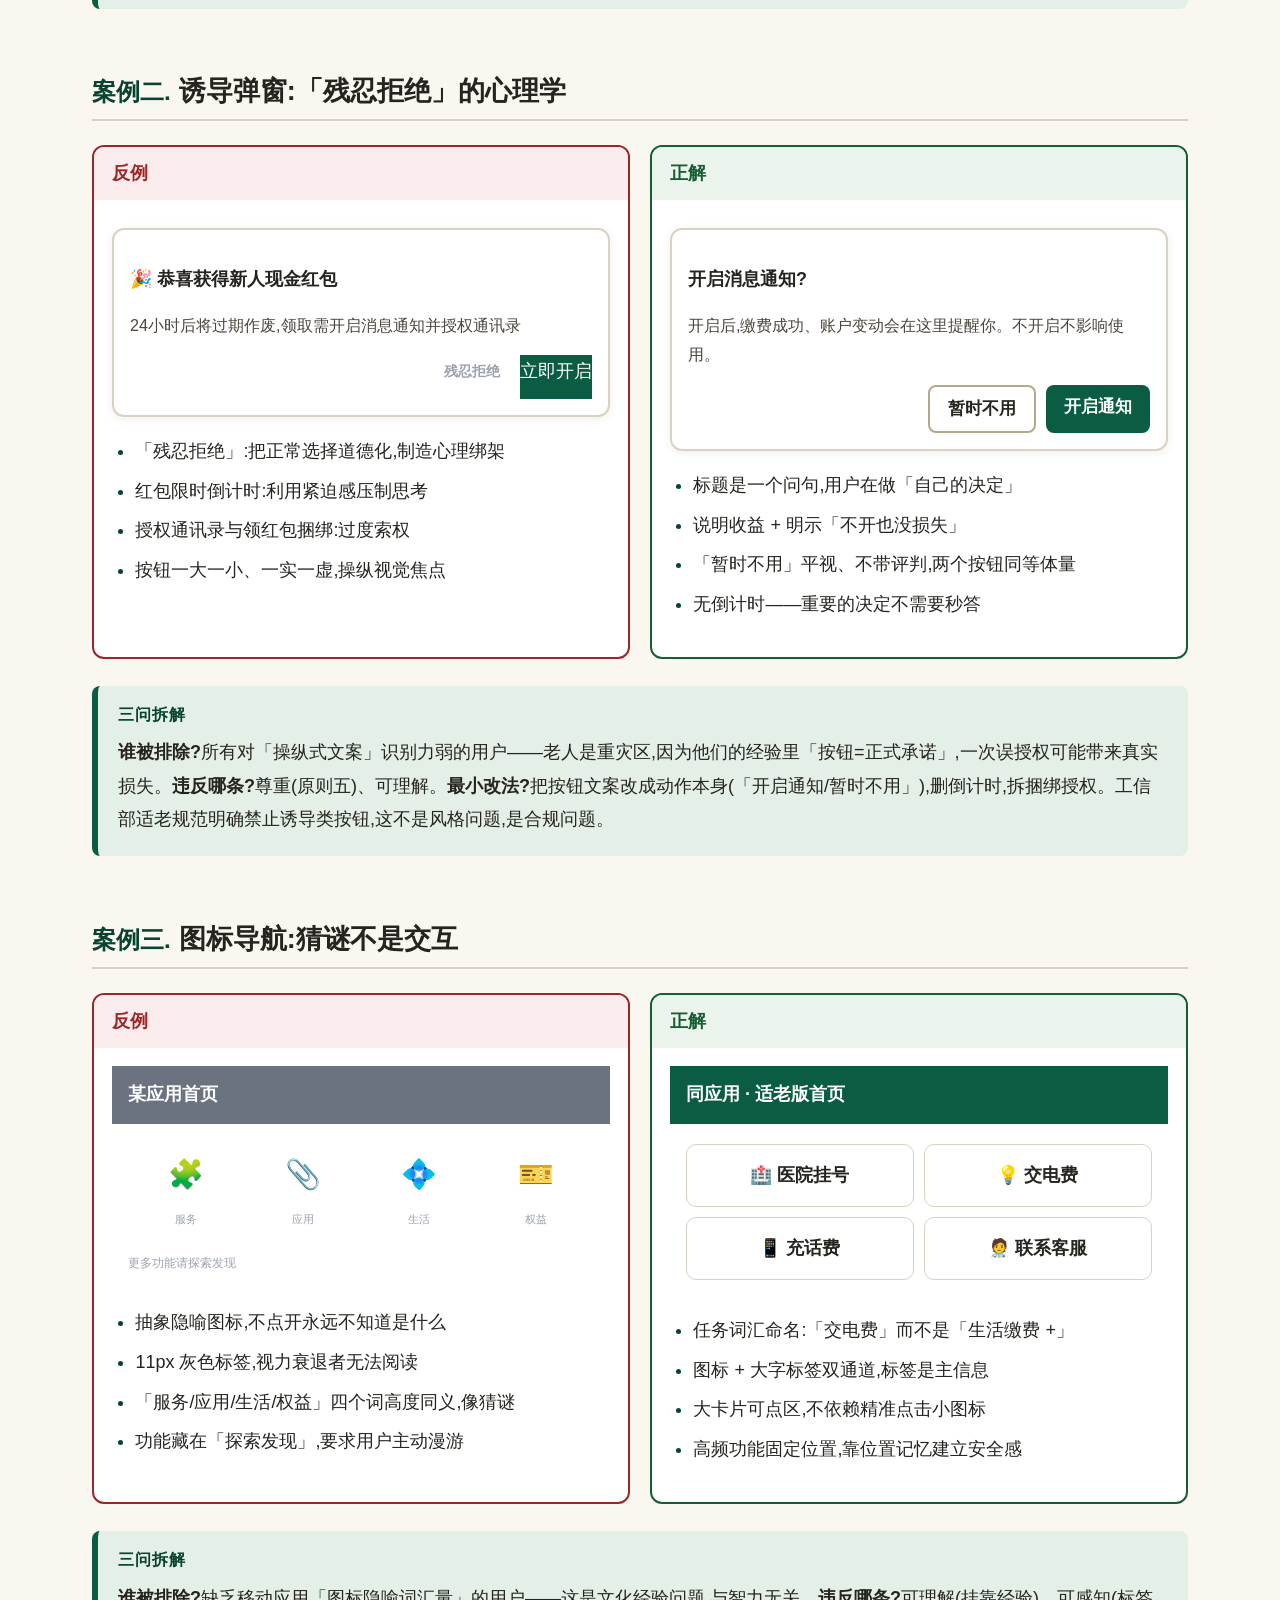
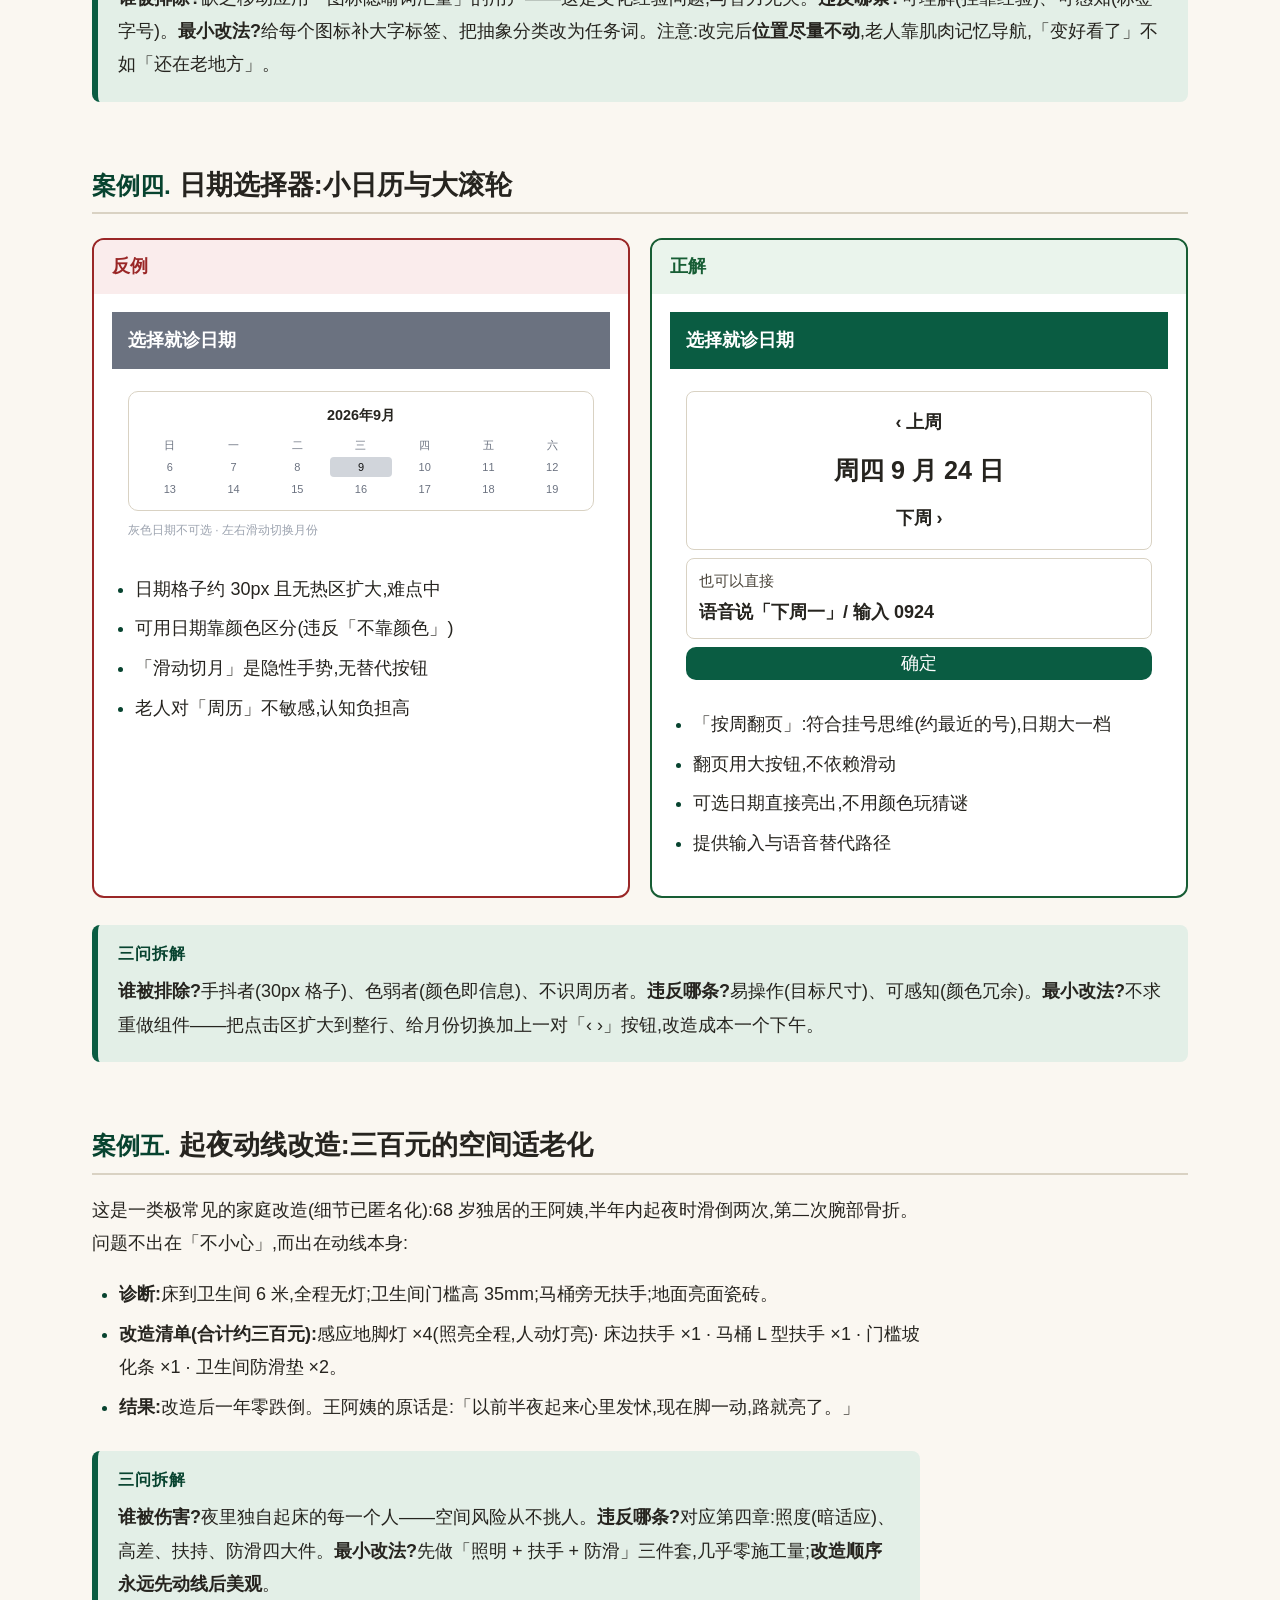
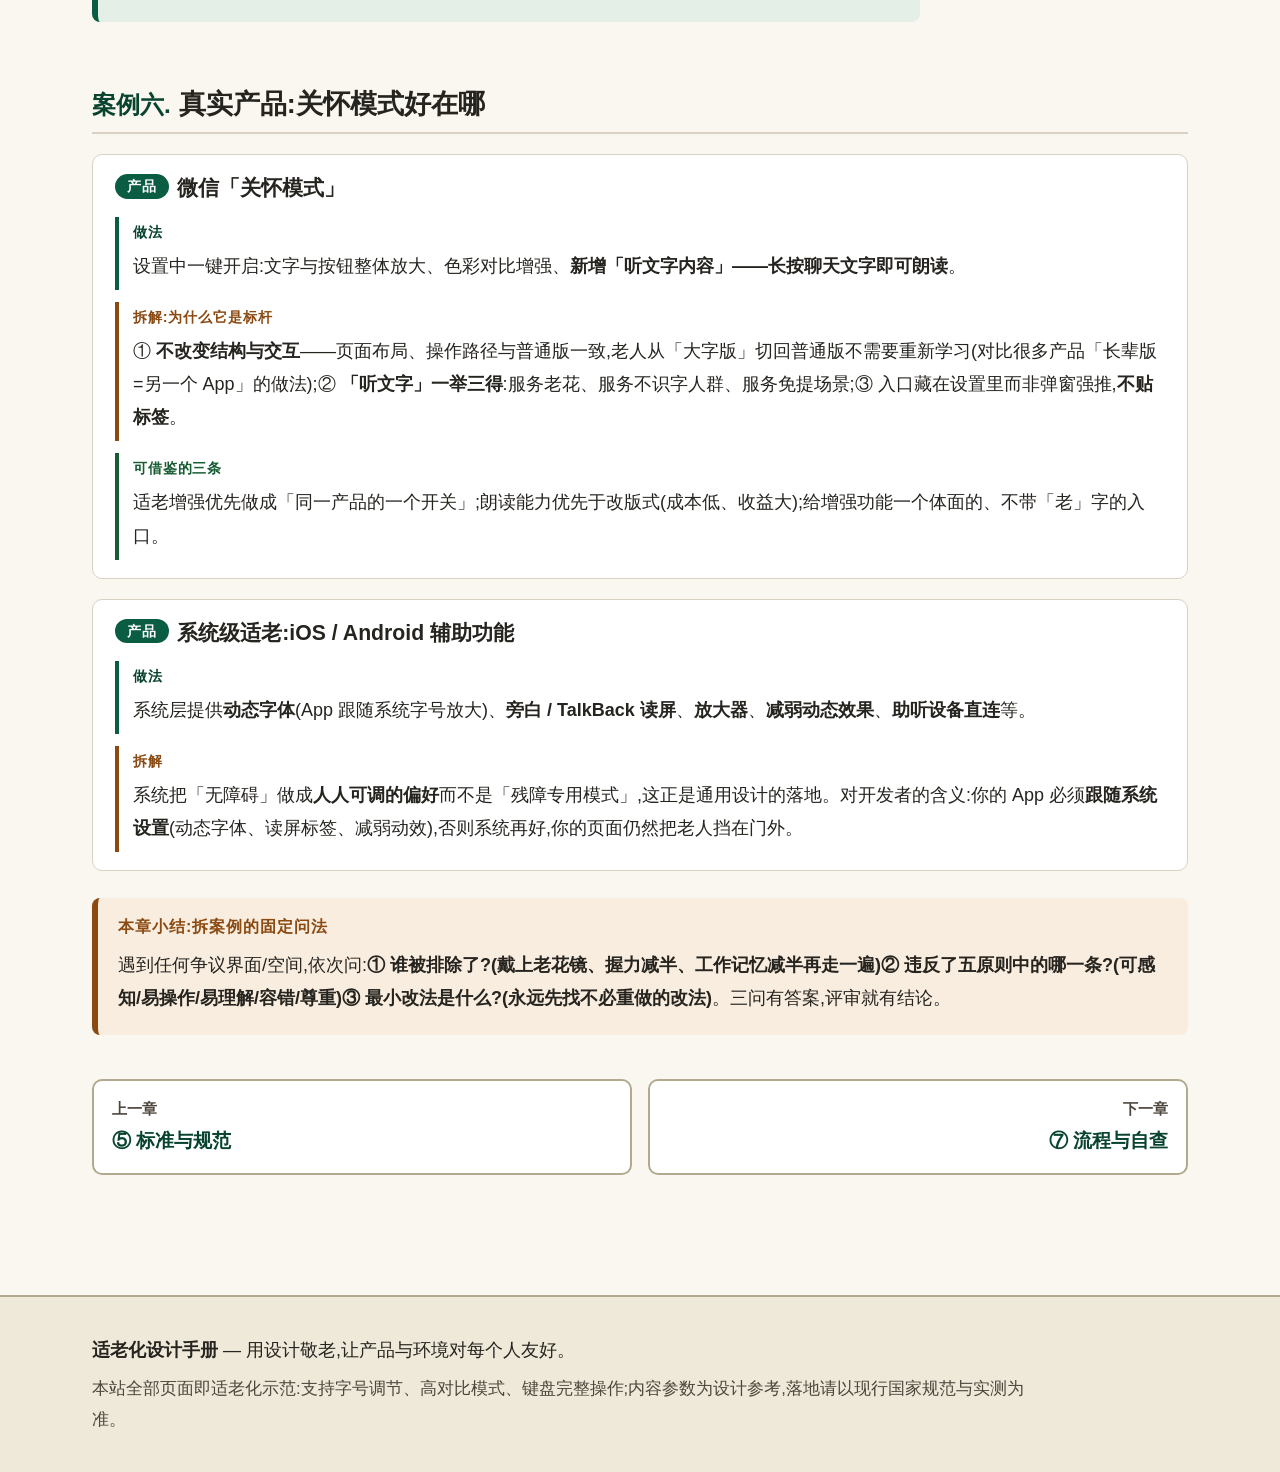
<file: cases.html>
<!DOCTYPE html>
<html lang="zh-CN" data-font="base" data-contrast="normal">
<head>
<meta charset="UTF-8">
<meta name="viewport" content="width=device-width, initial-scale=1">
<title>⑥ 案例拆解 · 适老化设计手册</title>
<meta name="description" content="适老化设计好坏对比案例:验证码、诱导弹窗、图标导航、日期选择、起夜动线改造,以及微信关怀模式等真实产品拆解。">
<link rel="icon" href="data:image/svg+xml,%3Csvg xmlns='http://www.w3.org/2000/svg' viewBox='0 0 100 100'%3E%3Ccircle cx='50' cy='50' r='46' fill='%230a5c42'/%3E%3Ctext x='50' y='70' font-size='52' text-anchor='middle' fill='white' font-family='sans-serif' font-weight='bold'%3E适%3C/text%3E%3C/svg%3E">
<link rel="stylesheet" href="assets/css/style.css">
<script src="assets/js/main.js" defer></script>
</head>
<body>
<a class="skip-link" href="#main">跳到主要内容</a>

<header class="site-header">
  <div class="topbar wrap">
    <p class="brand"><a href="index.html">适老化设计手册<span class="brand-en">Age-Friendly Design</span></a></p>
    <div class="controls" role="group" aria-label="阅读设置(这也是本站的适老化示范)">
      <span class="controls-label">字号</span>
      <button type="button" class="ctrl-btn font-btn" data-font="base" aria-pressed="true">标准</button>
      <button type="button" class="ctrl-btn font-btn" data-font="large" aria-pressed="false">大</button>
      <button type="button" class="ctrl-btn font-btn" data-font="xlarge" aria-pressed="false">特大</button>
      <button type="button" class="ctrl-btn" id="contrastBtn" aria-pressed="false">高对比模式</button>
    </div>
  </div>
  <nav class="site-nav wrap" aria-label="章节导航">
    <a href="index.html">总览</a>
    <a href="aging.html">① 认识用户</a>
    <a href="principles.html">② 设计原则</a>
    <a href="digital.html">③ 数字产品</a>
    <a href="space.html">④ 空间环境</a>
    <a href="standards.html">⑤ 标准规范</a>
    <a href="cases.html" aria-current="page">⑥ 案例拆解</a>
    <a href="process.html">⑦ 流程自查</a>
  </nav>
</header>
<p id="liveStatus" class="visually-hidden" aria-live="polite"></p>

<main id="main">
  <div class="wrap">
    <div class="page-head">
      <span class="kicker">第六章 · 案例拆解</span>
      <h1>案例拆解:每一条规则的反面,都有一个真实故事</h1>
      <p class="lede">原则容易背,判断难练习。本章用固定的「三问法」拆解典型场景:谁被排除了?违反哪条原则?最小改法是什么?左红右绿的对比图可以直接用于团队评审。</p>
    </div>

    <article>
      <div class="toc">
        <p class="toc-title">本章导读</p>
        <ol>
          <li><a href="#c1">案例一:图形验证码——防机器人,不防老人</a></li>
          <li><a href="#c2">案例二:诱导弹窗——「残忍拒绝」的心理学</a></li>
          <li><a href="#c3">案例三:图标导航——猜谜不是交互</a></li>
          <li><a href="#c4">案例四:日期选择器——小日历与大滚轮</a></li>
          <li><a href="#c5">案例五:起夜动线改造——三百元的空间适老化</a></li>
          <li><a href="#c6">真实产品:微信关怀模式与系统级适老</a></li>
        </ol>
      </div>

      <section id="c1">
        <h2><span class="h2-num">案例一.</span>图形验证码:防机器人,不防老人</h2>
        <div class="do-dont">
          <div class="panel panel-bad">
            <div class="panel-head">反例</div>
            <div class="panel-body">
              <div class="mock-bad">
                <div class="m-head">某平台登录</div>
                <div class="m-body">
                  <div class="m-card">
                    <span class="m-label">验证码</span>
                    <span class="m-captcha"><span class="m-captcha-code">7Ax4</span></span>
                  </div>
                  <p class="m-tip" style="font-size:12px;color:#9ca3af">看不清?换一张</p>
                  <div class="m-btn-main" aria-hidden="true">登录</div>
                </div>
              </div>
              <ul>
                <li>扭曲噪点图形码,对老花与白内障用户近乎无解</li>
                <li>「换一张」是 12px 灰色小字,几乎不可点</li>
                <li>连错 3 次锁定账户,失败即绝路</li>
              </ul>
            </div>
          </div>
          <div class="panel panel-good">
            <div class="panel-head">正解</div>
            <div class="panel-body">
              <div class="m-head">同平台 · 适老版登录</div>
              <div class="m-body">
                <div class="m-card">
                  <span class="m-label">短信验证码已发送至 138****5678</span>
                  <span class="m-value" style="font-size:1.3rem;letter-spacing:0.3em">6 位大数字输入</span>
                </div>
                <span class="m-btn" style="display:block;text-align:center;border:2px solid var(--line-strong);border-radius:10px;font-weight:800;margin-top:6px">听语音播报验证码</span>
                <div class="m-btn-primary" style="display:block;text-align:center;border-radius:10px;margin-top:10px">登录</div>
              </div>
              <ul>
                <li>用短信 / 行为验证替代图形码(工信部规范明确鼓励)</li>
                <li>语音播报兜底视力障碍场景</li>
                <li>失败不锁定,可重试 + 人工客服入口</li>
              </ul>
            </div>
          </div>
        </div>
        <div class="callout callout-tip">
          <span class="callout-title">三问拆解</span>
          <p><strong>谁被排除?</strong>视力衰退者、手抖者(小字刷新点不中)。<strong>违反哪条?</strong>可感知(对比度/字号)、容错(失败即锁定)。<strong>最小改法?</strong>不必重做风控——保留图形码,但把替代通道(短信/语音)放到同等位置,失败不锁死。<strong>验证的目的是防机器人,不是考眼力。</strong></p>
        </div>
      </section>

      <section id="c2">
        <h2><span class="h2-num">案例二.</span>诱导弹窗:「残忍拒绝」的心理学</h2>
        <div class="do-dont">
          <div class="panel panel-bad">
            <div class="panel-head">反例</div>
            <div class="panel-body">
              <div class="m-modal mock-bad">
                <p class="m-modal-title">🎉 恭喜获得新人现金红包</p>
                <p class="m-modal-text">24小时后将过期作废,领取需开启消息通知并授权通讯录</p>
                <div class="m-modal-actions">
                  <span class="m-btn" style="font-size:0.8rem;padding:6px 10px;color:#9ca3af">残忍拒绝</span>
                  <span class="m-btn-primary">立即开启</span>
                </div>
              </div>
              <ul>
                <li>「残忍拒绝」:把正常选择道德化,制造心理绑架</li>
                <li>红包限时倒计时:利用紧迫感压制思考</li>
                <li>授权通讯录与领红包捆绑:过度索权</li>
                <li>按钮一大一小、一实一虚,操纵视觉焦点</li>
              </ul>
            </div>
          </div>
          <div class="panel panel-good">
            <div class="panel-head">正解</div>
            <div class="panel-body">
              <div class="m-modal">
                <p class="m-modal-title">开启消息通知?</p>
                <p class="m-modal-text">开启后,缴费成功、账户变动会在这里提醒你。不开启不影响使用。</p>
                <div class="m-modal-actions">
                  <span class="m-btn m-btn-ghost">暂时不用</span>
                  <span class="m-btn m-btn-primary">开启通知</span>
                </div>
              </div>
              <ul>
                <li>标题是一个问句,用户在做「自己的决定」</li>
                <li>说明收益 + 明示「不开也没损失」</li>
                <li>「暂时不用」平视、不带评判,两个按钮同等体量</li>
                <li>无倒计时——重要的决定不需要秒答</li>
              </ul>
            </div>
          </div>
        </div>
        <div class="callout callout-tip">
          <span class="callout-title">三问拆解</span>
          <p><strong>谁被排除?</strong>所有对「操纵式文案」识别力弱的用户——老人是重灾区,因为他们的经验里「按钮=正式承诺」,一次误授权可能带来真实损失。<strong>违反哪条?</strong>尊重(原则五)、可理解。<strong>最小改法?</strong>把按钮文案改成动作本身(「开启通知/暂时不用」),删倒计时,拆捆绑授权。工信部适老规范明确禁止诱导类按钮,这不是风格问题,是合规问题。</p>
        </div>
      </section>

      <section id="c3">
        <h2><span class="h2-num">案例三.</span>图标导航:猜谜不是交互</h2>
        <div class="do-dont">
          <div class="panel panel-bad">
            <div class="panel-head">反例</div>
            <div class="panel-body">
              <div class="mock-bad">
                <div class="m-head">某应用首页</div>
                <div class="m-body">
                  <div style="display:flex;justify-content:space-around;text-align:center;padding:10px 0">
                    <div><div aria-hidden="true" style="font-size:1.6rem">🧩</div><span style="font-size:11px;color:#9ca3af">服务</span></div>
                    <div><div aria-hidden="true" style="font-size:1.6rem">📎</div><span style="font-size:11px;color:#9ca3af">应用</span></div>
                    <div><div aria-hidden="true" style="font-size:1.6rem">💠</div><span style="font-size:11px;color:#9ca3af">生活</span></div>
                    <div><div aria-hidden="true" style="font-size:1.6rem">🎫</div><span style="font-size:11px;color:#9ca3af">权益</span></div>
                  </div>
                  <p class="m-tip" style="font-size:12px;color:#9ca3af">更多功能请探索发现</p>
                </div>
              </div>
              <ul>
                <li>抽象隐喻图标,不点开永远不知道是什么</li>
                <li>11px 灰色标签,视力衰退者无法阅读</li>
                <li>「服务/应用/生活/权益」四个词高度同义,像猜谜</li>
                <li>功能藏在「探索发现」,要求用户主动漫游</li>
              </ul>
            </div>
          </div>
          <div class="panel panel-good">
            <div class="panel-head">正解</div>
            <div class="panel-body">
              <div class="m-head">同应用 · 适老版首页</div>
              <div class="m-body">
                <div style="display:grid;grid-template-columns:1fr 1fr;gap:10px;padding:6px 0">
                  <div style="border:1.5px solid var(--line);border-radius:10px;padding:14px;text-align:center;font-weight:800">🏥 医院挂号</div>
                  <div style="border:1.5px solid var(--line);border-radius:10px;padding:14px;text-align:center;font-weight:800">💡 交电费</div>
                  <div style="border:1.5px solid var(--line);border-radius:10px;padding:14px;text-align:center;font-weight:800">📱 充话费</div>
                  <div style="border:1.5px solid var(--line);border-radius:10px;padding:14px;text-align:center;font-weight:800">🧑‍⚕️ 联系客服</div>
                </div>
              </div>
              <ul>
                <li>任务词汇命名:「交电费」而不是「生活缴费 +」</li>
                <li>图标 + 大字标签双通道,标签是主信息</li>
                <li>大卡片可点区,不依赖精准点击小图标</li>
                <li>高频功能固定位置,靠位置记忆建立安全感</li>
              </ul>
            </div>
          </div>
        </div>
        <div class="callout callout-tip">
          <span class="callout-title">三问拆解</span>
          <p><strong>谁被排除?</strong>缺乏移动应用「图标隐喻词汇量」的用户——这是文化经验问题,与智力无关。<strong>违反哪条?</strong>可理解(挂靠经验)、可感知(标签字号)。<strong>最小改法?</strong>给每个图标补大字标签、把抽象分类改为任务词。注意:改完后<strong>位置尽量不动</strong>,老人靠肌肉记忆导航,「变好看了」不如「还在老地方」。</p>
        </div>
      </section>

      <section id="c4">
        <h2><span class="h2-num">案例四.</span>日期选择器:小日历与大滚轮</h2>
        <div class="do-dont">
          <div class="panel panel-bad">
            <div class="panel-head">反例</div>
            <div class="panel-body">
              <div class="mock-bad">
                <div class="m-head">选择就诊日期</div>
                <div class="m-body">
                  <div style="border:1.5px solid var(--line);border-radius:10px;padding:10px;margin-block:8px">
                    <p style="text-align:center;font-weight:700;font-size:0.8rem;margin:0 0 6px">2026年9月</p>
                    <div style="display:grid;grid-template-columns:repeat(7,1fr);gap:2px;text-align:center;font-size:11px;color:#6b7280">
                      <span>日</span><span>一</span><span>二</span><span>三</span><span>四</span><span>五</span><span>六</span>
                      <span>6</span><span>7</span><span>8</span><span style="background:#d1d5db;border-radius:4px;color:#111">9</span><span>10</span><span>11</span><span>12</span>
                      <span>13</span><span>14</span><span>15</span><span>16</span><span>17</span><span>18</span><span>19</span>
                    </div>
                  </div>
                  <p class="m-tip" style="font-size:12px;color:#9ca3af">灰色日期不可选 · 左右滑动切换月份</p>
                </div>
              </div>
              <ul>
                <li>日期格子约 30px 且无热区扩大,难点中</li>
                <li>可用日期靠颜色区分(违反「不靠颜色」)</li>
                <li>「滑动切月」是隐性手势,无替代按钮</li>
                <li>老人对「周历」不敏感,认知负担高</li>
              </ul>
            </div>
          </div>
          <div class="panel panel-good">
            <div class="panel-head">正解</div>
            <div class="panel-body">
              <div class="m-head">选择就诊日期</div>
              <div class="m-body">
                <div class="m-card" style="text-align:center;padding:14px">
                  <p style="margin:0;font-weight:700">‹ 上周</p>
                  <p style="margin:8px 0;font-size:1.4rem;font-weight:800">周四 9 月 24 日</p>
                  <p style="margin:0;font-weight:700">下周 ›</p>
                </div>
                <div class="m-card">
                  <span class="m-label">也可以直接</span>
                  <span class="m-value">语音说「下周一」/ 输入 0924</span>
                </div>
                <div class="m-btn-primary" aria-hidden="true" style="border-radius:10px;text-align:center">确定</div>
              </div>
              <ul>
                <li>「按周翻页」:符合挂号思维(约最近的号),日期大一档</li>
                <li>翻页用大按钮,不依赖滑动</li>
                <li>可选日期直接亮出,不用颜色玩猜谜</li>
                <li>提供输入与语音替代路径</li>
              </ul>
            </div>
          </div>
        </div>
        <div class="callout callout-tip">
          <span class="callout-title">三问拆解</span>
          <p><strong>谁被排除?</strong>手抖者(30px 格子)、色弱者(颜色即信息)、不识周历者。<strong>违反哪条?</strong>易操作(目标尺寸)、可感知(颜色冗余)。<strong>最小改法?</strong>不求重做组件——把点击区扩大到整行、给月份切换加上一对「‹ ›」按钮,改造成本一个下午。</p>
        </div>
      </section>

      <section id="c5">
        <h2><span class="h2-num">案例五.</span>起夜动线改造:三百元的空间适老化</h2>
        <div class="prose">
          <p>这是一类极常见的家庭改造(细节已匿名化):68 岁独居的王阿姨,半年内起夜时滑倒两次,第二次腕部骨折。问题不出在「不小心」,而出在动线本身:</p>
          <ul>
            <li><strong>诊断:</strong>床到卫生间 6 米,全程无灯;卫生间门槛高 35mm;马桶旁无扶手;地面亮面瓷砖。</li>
            <li><strong>改造清单(合计约三百元):</strong>感应地脚灯 ×4(照亮全程,人动灯亮)· 床边扶手 ×1 · 马桶 L 型扶手 ×1 · 门槛坡化条 ×1 · 卫生间防滑垫 ×2。</li>
            <li><strong>结果:</strong>改造后一年零跌倒。王阿姨的原话是:「以前半夜起来心里发怵,现在脚一动,路就亮了。」</li>
          </ul>
          <div class="callout callout-tip">
            <span class="callout-title">三问拆解</span>
            <p><strong>谁被伤害?</strong>夜里独自起床的每一个人——空间风险从不挑人。<strong>违反哪条?</strong>对应第四章:照度(暗适应)、高差、扶持、防滑四大件。<strong>最小改法?</strong>先做「照明 + 扶手 + 防滑」三件套,几乎零施工量;<strong>改造顺序永远先动线后美观</strong>。</p>
          </div>
        </div>
      </section>

      <section id="c6">
        <h2><span class="h2-num">案例六.</span>真实产品:关怀模式好在哪</h2>
        <div class="fact">
          <h3><span class="fact-tag">产品</span>微信「关怀模式」</h3>
          <div class="fb fb-fact">
            <span class="fb-label">做法</span>
            <p>设置中一键开启:文字与按钮整体放大、色彩对比增强、<strong>新增「听文字内容」——长按聊天文字即可朗读</strong>。</p>
          </div>
          <div class="fb fb-why">
            <span class="fb-label">拆解:为什么它是标杆</span>
            <p>① <strong>不改变结构与交互</strong>——页面布局、操作路径与普通版一致,老人从「大字版」切回普通版不需要重新学习(对比很多产品「长辈版=另一个 App」的做法);② <strong>「听文字」一举三得</strong>:服务老花、服务不识字人群、服务免提场景;③ 入口藏在设置里而非弹窗强推,<strong>不贴标签</strong>。</p>
          </div>
          <div class="fb fb-how">
            <span class="fb-label">可借鉴的三条</span>
            <p>适老增强优先做成「同一产品的一个开关」;朗读能力优先于改版式(成本低、收益大);给增强功能一个体面的、不带「老」字的入口。</p>
          </div>
        </div>
        <div class="fact">
          <h3><span class="fact-tag">产品</span>系统级适老:iOS / Android 辅助功能</h3>
          <div class="fb fb-fact">
            <span class="fb-label">做法</span>
            <p>系统层提供<strong>动态字体</strong>(App 跟随系统字号放大)、<strong>旁白 / TalkBack 读屏</strong>、<strong>放大器</strong>、<strong>减弱动态效果</strong>、<strong>助听设备直连</strong>等。</p>
          </div>
          <div class="fb fb-why">
            <span class="fb-label">拆解</span>
            <p>系统把「无障碍」做成<strong>人人可调的偏好</strong>而不是「残障专用模式」,这正是通用设计的落地。对开发者的含义:你的 App 必须<strong>跟随系统设置</strong>(动态字体、读屏标签、减弱动效),否则系统再好,你的页面仍然把老人挡在门外。</p>
          </div>
        </div>
        <div class="callout callout-warn">
          <span class="callout-title">本章小结:拆案例的固定问法</span>
          <p>遇到任何争议界面/空间,依次问:<strong>① 谁被排除了?(戴上老花镜、握力减半、工作记忆减半再走一遍)② 违反了五原则中的哪一条?(可感知/易操作/易理解/容错/尊重)③ 最小改法是什么?(永远先找不必重做的改法)</strong>。三问有答案,评审就有结论。</p>
        </div>
      </section>

      <nav class="pager" aria-label="章节翻页">
        <a class="prev" href="standards.html"><span class="pager-dir">上一章</span><span class="pager-title">⑤ 标准与规范</span></a>
        <a class="next" href="process.html"><span class="pager-dir">下一章</span><span class="pager-title">⑦ 流程与自查</span></a>
      </nav>
    </article>
  </div>
</main>

<footer class="site-footer">
  <div class="wrap">
    <p><strong>适老化设计手册</strong> — 用设计敬老,让产品与环境对每个人友好。</p>
    <p class="foot-note">本站全部页面即适老化示范:支持字号调节、高对比模式、键盘完整操作;内容参数为设计参考,落地请以现行国家规范与实测为准。</p>
  </div>
</footer>
</body>
</html>
</file>
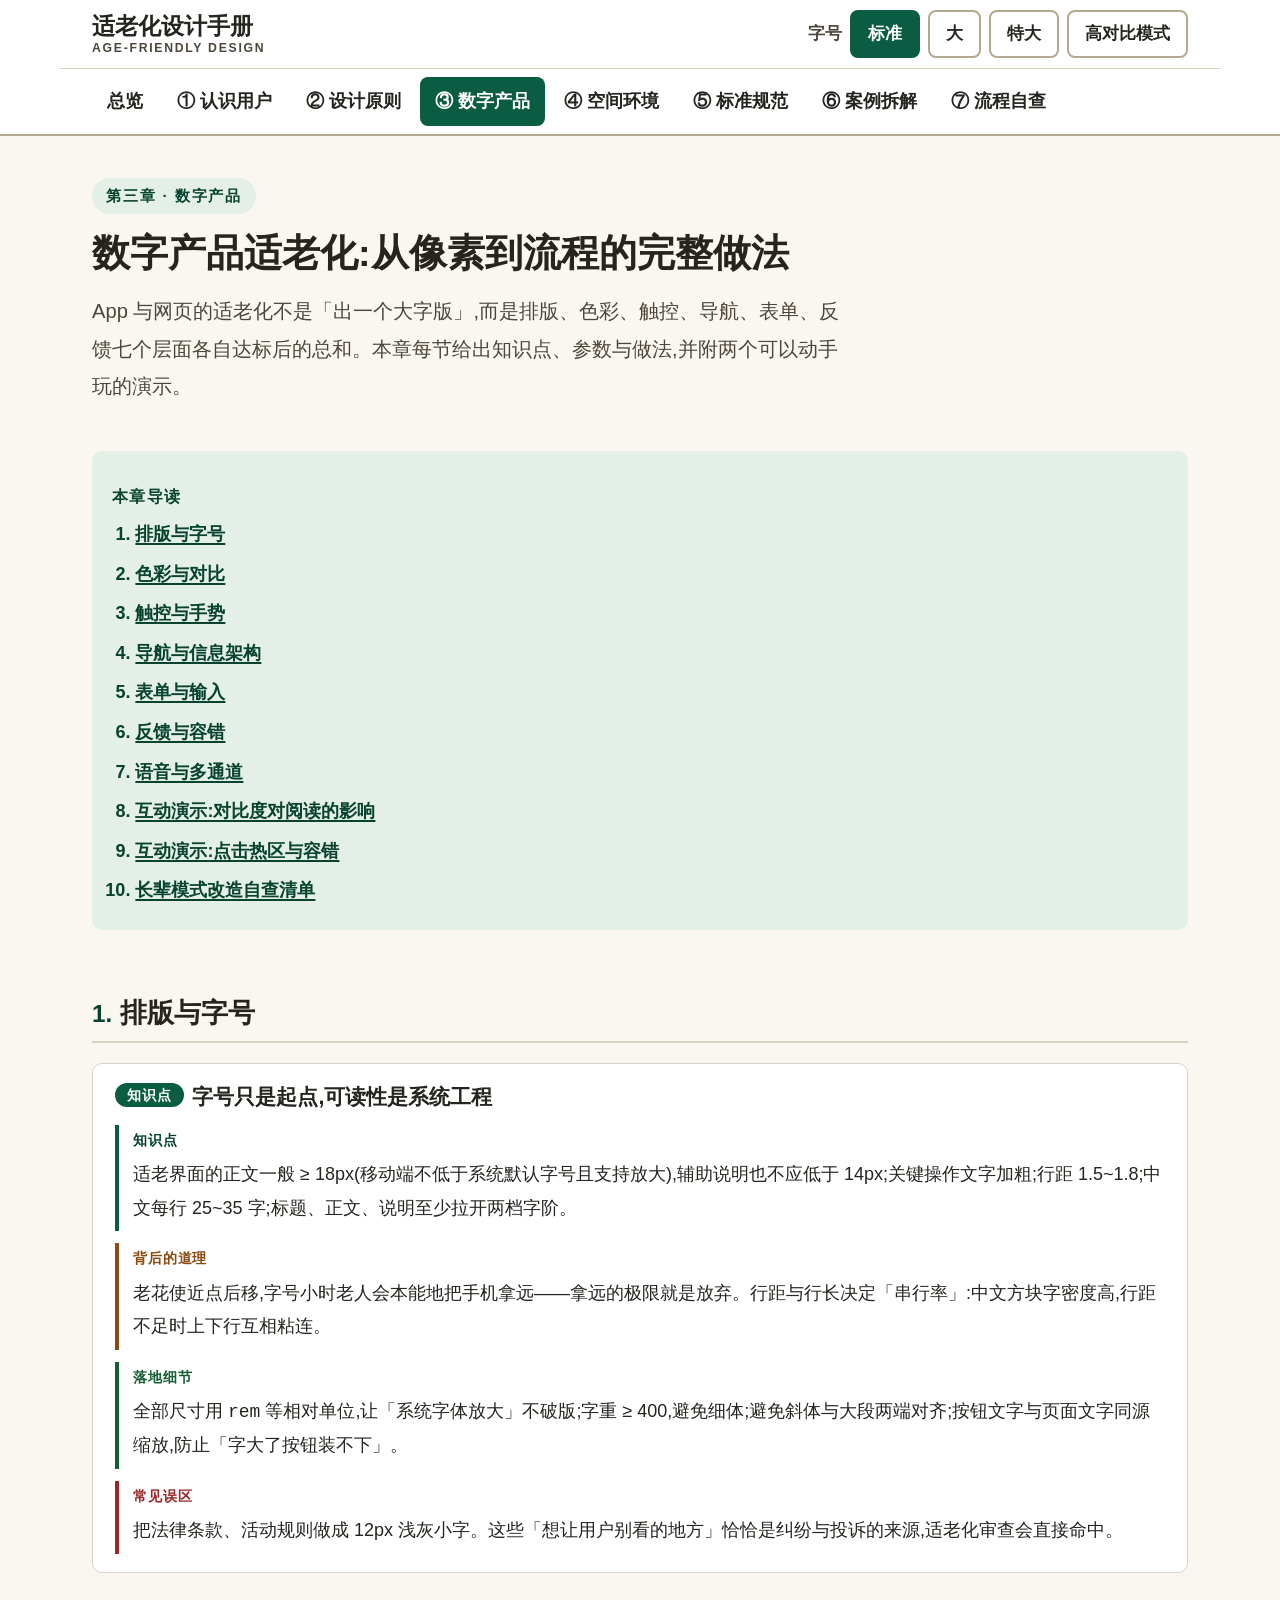
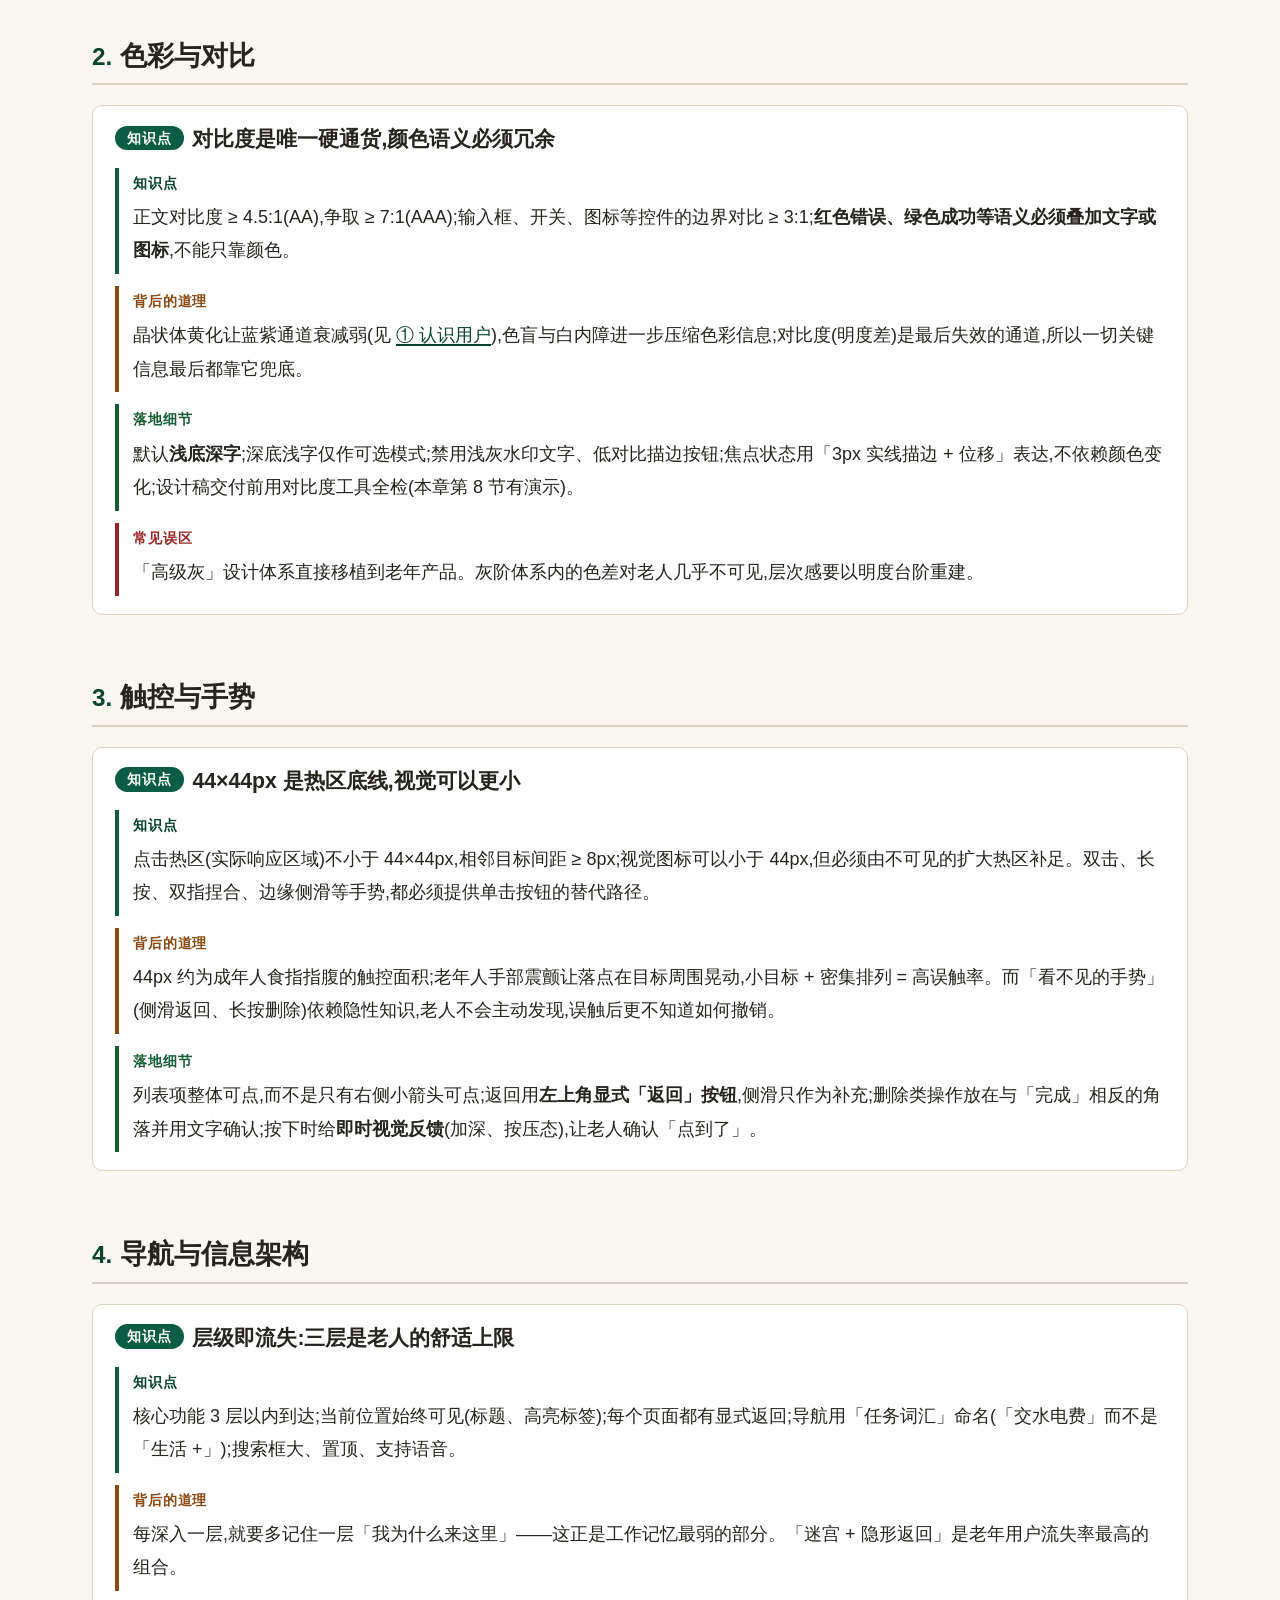
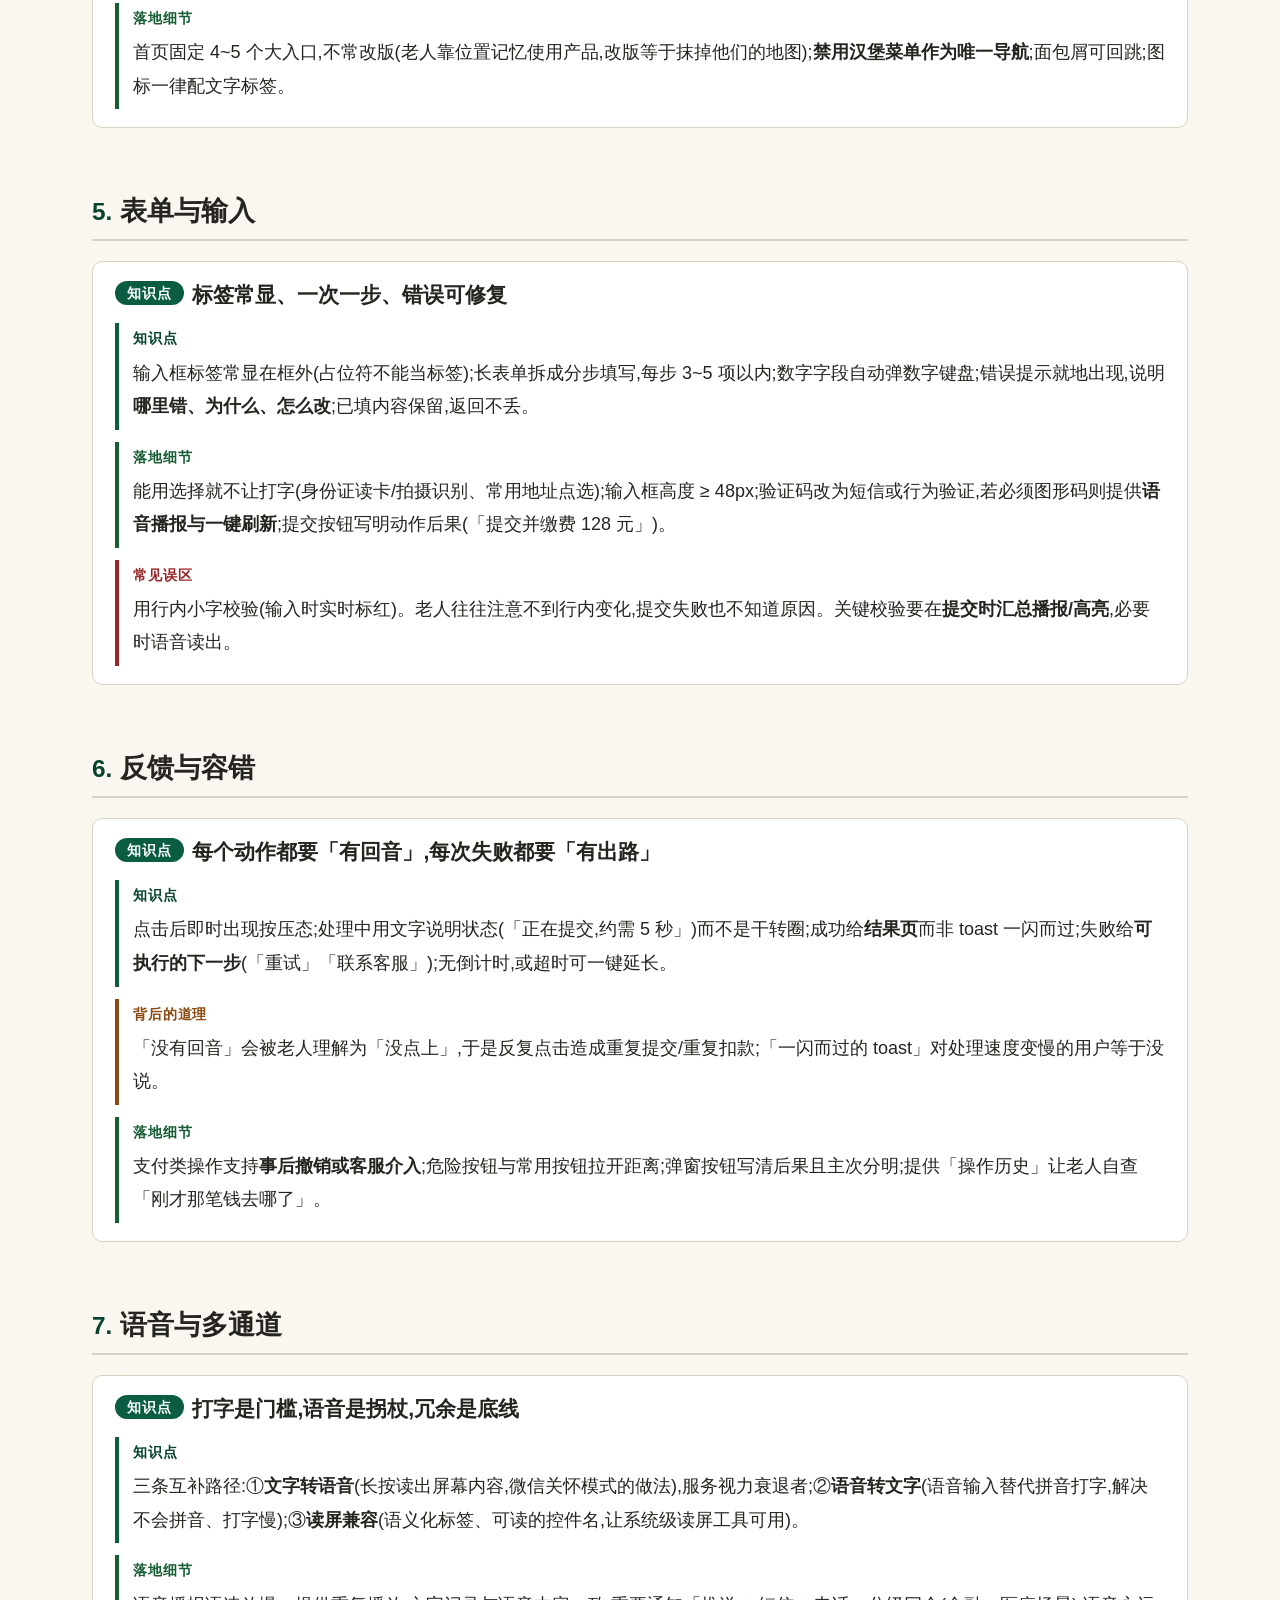
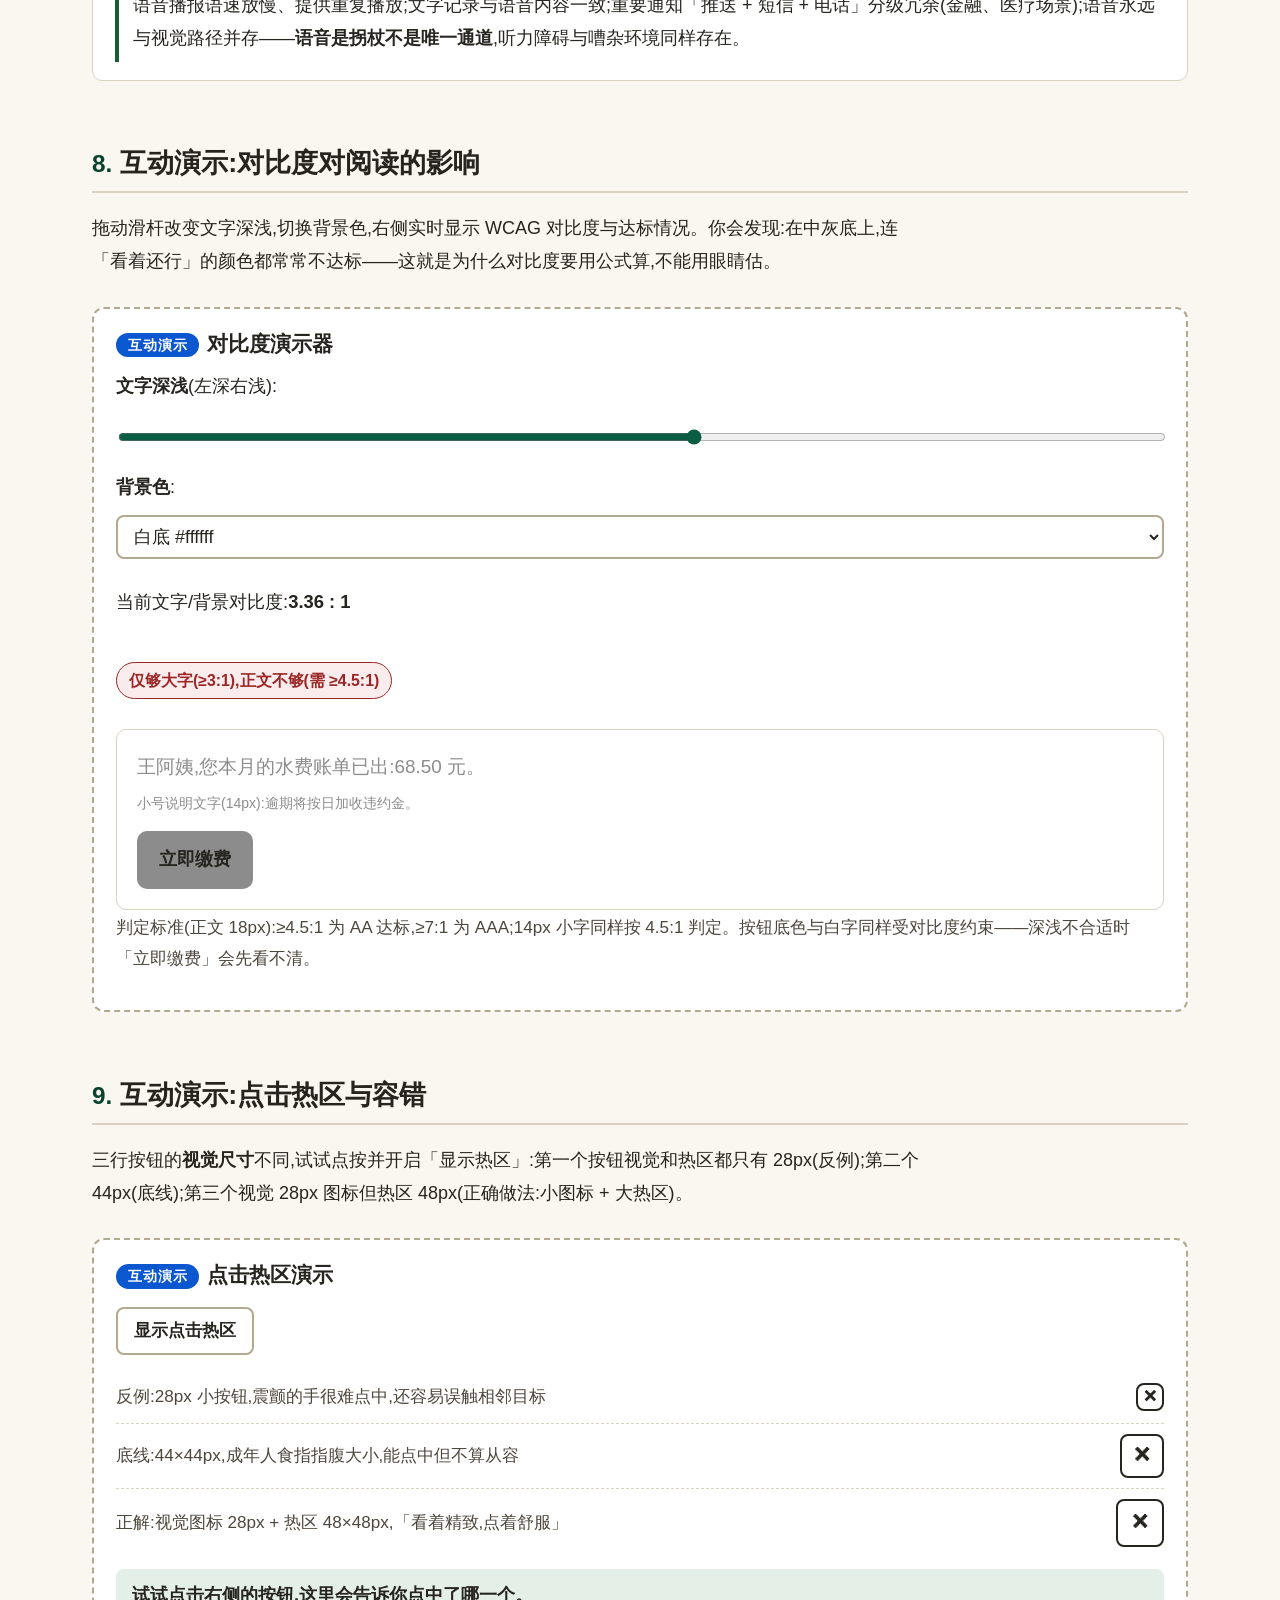
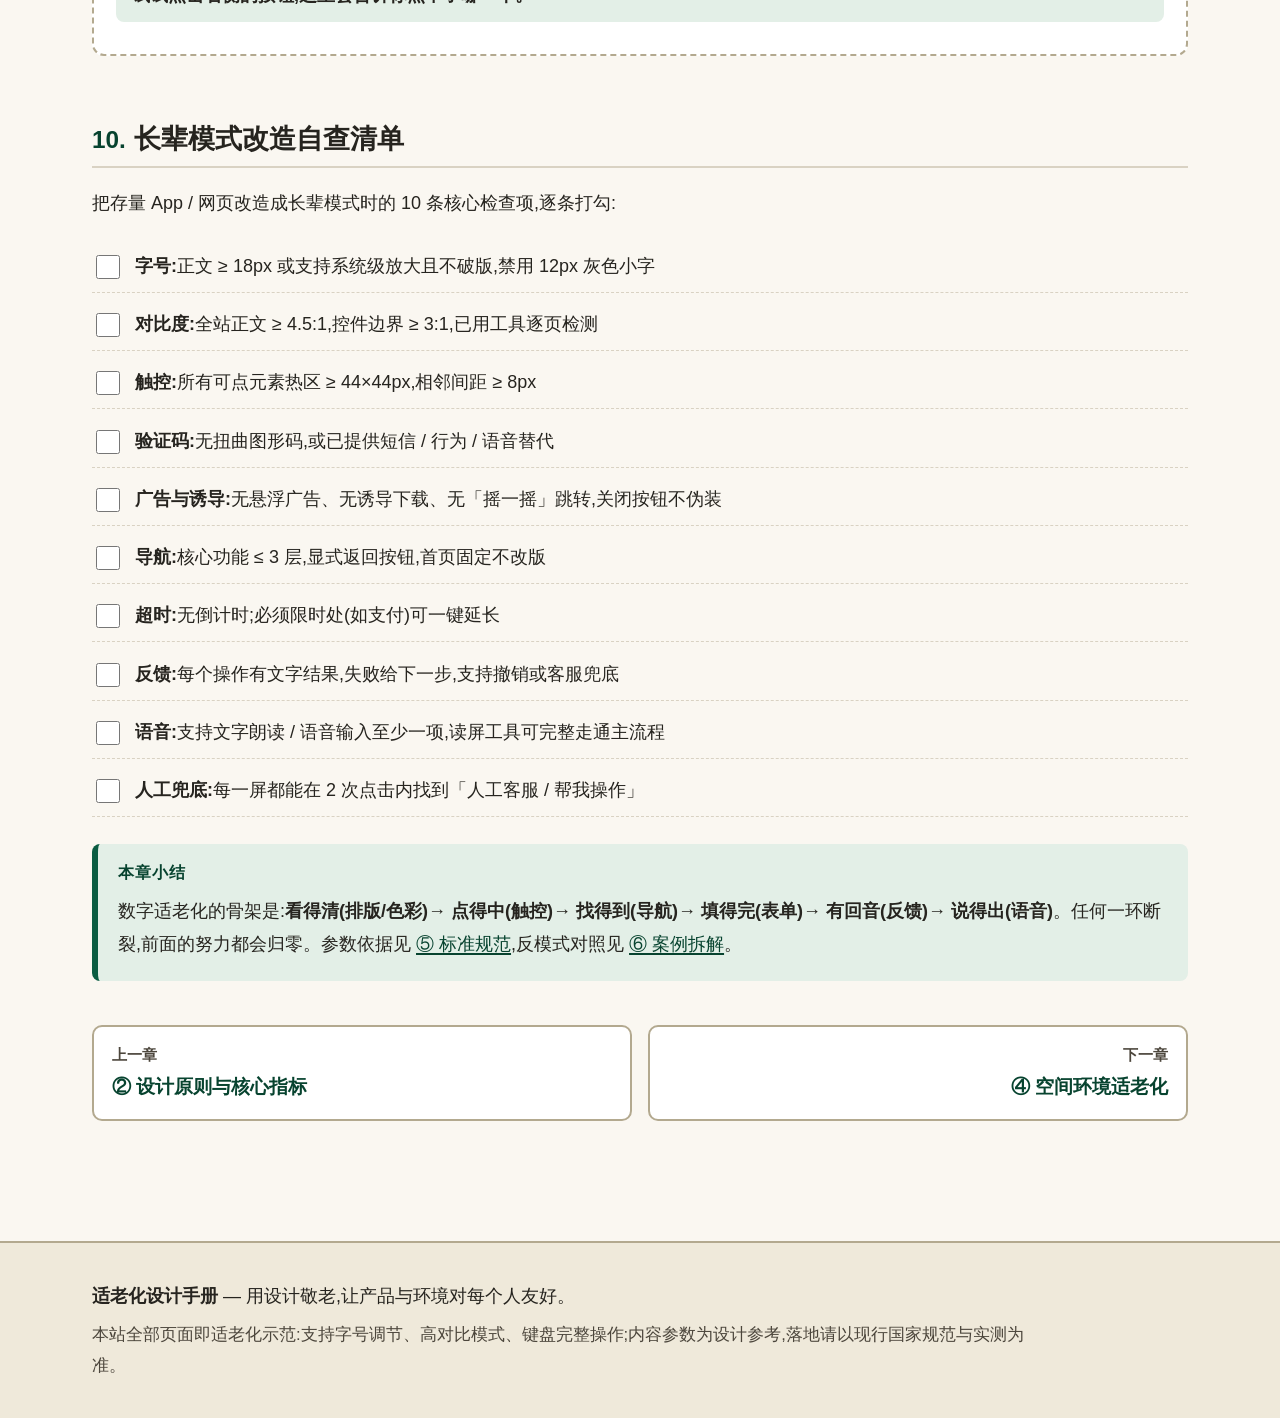
<file: digital.html>
<!DOCTYPE html>
<html lang="zh-CN" data-font="base" data-contrast="normal">
<head>
<meta charset="UTF-8">
<meta name="viewport" content="width=device-width, initial-scale=1">
<title>③ 数字产品适老化 · 适老化设计手册</title>
<meta name="description" content="App 与网页适老化设计:排版、色彩对比、触控手势、导航信息架构、表单输入、反馈容错、语音多通道,附对比度演示器与触控热区演示。">
<link rel="icon" href="data:image/svg+xml,%3Csvg xmlns='http://www.w3.org/2000/svg' viewBox='0 0 100 100'%3E%3Ccircle cx='50' cy='50' r='46' fill='%230a5c42'/%3E%3Ctext x='50' y='70' font-size='52' text-anchor='middle' fill='white' font-family='sans-serif' font-weight='bold'%3E适%3C/text%3E%3C/svg%3E">
<link rel="stylesheet" href="assets/css/style.css">
<script src="assets/js/main.js" defer></script>
</head>
<body>
<a class="skip-link" href="#main">跳到主要内容</a>

<header class="site-header">
  <div class="topbar wrap">
    <p class="brand"><a href="index.html">适老化设计手册<span class="brand-en">Age-Friendly Design</span></a></p>
    <div class="controls" role="group" aria-label="阅读设置(这也是本站的适老化示范)">
      <span class="controls-label">字号</span>
      <button type="button" class="ctrl-btn font-btn" data-font="base" aria-pressed="true">标准</button>
      <button type="button" class="ctrl-btn font-btn" data-font="large" aria-pressed="false">大</button>
      <button type="button" class="ctrl-btn font-btn" data-font="xlarge" aria-pressed="false">特大</button>
      <button type="button" class="ctrl-btn" id="contrastBtn" aria-pressed="false">高对比模式</button>
    </div>
  </div>
  <nav class="site-nav wrap" aria-label="章节导航">
    <a href="index.html">总览</a>
    <a href="aging.html">① 认识用户</a>
    <a href="principles.html">② 设计原则</a>
    <a href="digital.html" aria-current="page">③ 数字产品</a>
    <a href="space.html">④ 空间环境</a>
    <a href="standards.html">⑤ 标准规范</a>
    <a href="cases.html">⑥ 案例拆解</a>
    <a href="process.html">⑦ 流程自查</a>
  </nav>
</header>
<p id="liveStatus" class="visually-hidden" aria-live="polite"></p>

<main id="main">
  <div class="wrap">
    <div class="page-head">
      <span class="kicker">第三章 · 数字产品</span>
      <h1>数字产品适老化:从像素到流程的完整做法</h1>
      <p class="lede">App 与网页的适老化不是「出一个大字版」,而是排版、色彩、触控、导航、表单、反馈七个层面各自达标后的总和。本章每节给出知识点、参数与做法,并附两个可以动手玩的演示。</p>
    </div>

    <article>
      <div class="toc">
        <p class="toc-title">本章导读</p>
        <ol>
          <li><a href="#type">排版与字号</a></li>
          <li><a href="#color">色彩与对比</a></li>
          <li><a href="#touch">触控与手势</a></li>
          <li><a href="#nav">导航与信息架构</a></li>
          <li><a href="#form">表单与输入</a></li>
          <li><a href="#feedback">反馈与容错</a></li>
          <li><a href="#voice">语音与多通道</a></li>
          <li><a href="#demo-contrast">互动演示:对比度对阅读的影响</a></li>
          <li><a href="#demo-touch">互动演示:点击热区与容错</a></li>
          <li><a href="#checklist">长辈模式改造自查清单</a></li>
        </ol>
      </div>

      <section id="type">
        <h2><span class="h2-num">1.</span>排版与字号</h2>
        <div class="fact">
          <h3><span class="fact-tag">知识点</span>字号只是起点,可读性是系统工程</h3>
          <div class="fb fb-fact">
            <span class="fb-label">知识点</span>
            <p>适老界面的正文一般 ≥ 18px(移动端不低于系统默认字号且支持放大),辅助说明也不应低于 14px;关键操作文字加粗;行距 1.5~1.8;中文每行 25~35 字;标题、正文、说明至少拉开两档字阶。</p>
          </div>
          <div class="fb fb-why">
            <span class="fb-label">背后的道理</span>
            <p>老花使近点后移,字号小时老人会本能地把手机拿远——拿远的极限就是放弃。行距与行长决定「串行率」:中文方块字密度高,行距不足时上下行互相粘连。</p>
          </div>
          <div class="fb fb-how">
            <span class="fb-label">落地细节</span>
            <p>全部尺寸用 <code>rem</code> 等相对单位,让「系统字体放大」不破版;字重 ≥ 400,避免细体;避免斜体与大段两端对齐;按钮文字与页面文字同源缩放,防止「字大了按钮装不下」。</p>
          </div>
          <div class="fb fb-pit">
            <span class="fb-label">常见误区</span>
            <p>把法律条款、活动规则做成 12px 浅灰小字。这些「想让用户别看的地方」恰恰是纠纷与投诉的来源,适老化审查会直接命中。</p>
          </div>
        </div>
      </section>

      <section id="color">
        <h2><span class="h2-num">2.</span>色彩与对比</h2>
        <div class="fact">
          <h3><span class="fact-tag">知识点</span>对比度是唯一硬通货,颜色语义必须冗余</h3>
          <div class="fb fb-fact">
            <span class="fb-label">知识点</span>
            <p>正文对比度 ≥ 4.5:1(AA),争取 ≥ 7:1(AAA);输入框、开关、图标等控件的边界对比 ≥ 3:1;<strong>红色错误、绿色成功等语义必须叠加文字或图标</strong>,不能只靠颜色。</p>
          </div>
          <div class="fb fb-why">
            <span class="fb-label">背后的道理</span>
            <p>晶状体黄化让蓝紫通道衰减弱(见 <a href="aging.html">① 认识用户</a>),色盲与白内障进一步压缩色彩信息;对比度(明度差)是最后失效的通道,所以一切关键信息最后都靠它兜底。</p>
          </div>
          <div class="fb fb-how">
            <span class="fb-label">落地细节</span>
            <p>默认<strong>浅底深字</strong>;深底浅字仅作可选模式;禁用浅灰水印文字、低对比描边按钮;焦点状态用「3px 实线描边 + 位移」表达,不依赖颜色变化;设计稿交付前用对比度工具全检(本章第 8 节有演示)。</p>
          </div>
          <div class="fb fb-pit">
            <span class="fb-label">常见误区</span>
            <p>「高级灰」设计体系直接移植到老年产品。灰阶体系内的色差对老人几乎不可见,层次感要以明度台阶重建。</p>
          </div>
        </div>
      </section>

      <section id="touch">
        <h2><span class="h2-num">3.</span>触控与手势</h2>
        <div class="fact">
          <h3><span class="fact-tag">知识点</span>44×44px 是热区底线,视觉可以更小</h3>
          <div class="fb fb-fact">
            <span class="fb-label">知识点</span>
            <p>点击热区(实际响应区域)不小于 44×44px,相邻目标间距 ≥ 8px;视觉图标可以小于 44px,但必须由不可见的扩大热区补足。双击、长按、双指捏合、边缘侧滑等手势,都必须提供单击按钮的替代路径。</p>
          </div>
          <div class="fb fb-why">
            <span class="fb-label">背后的道理</span>
            <p>44px 约为成年人食指指腹的触控面积;老年人手部震颤让落点在目标周围晃动,小目标 + 密集排列 = 高误触率。而「看不见的手势」(侧滑返回、长按删除)依赖隐性知识,老人不会主动发现,误触后更不知道如何撤销。</p>
          </div>
          <div class="fb fb-how">
            <span class="fb-label">落地细节</span>
            <p>列表项整体可点,而不是只有右侧小箭头可点;返回用<strong>左上角显式「返回」按钮</strong>,侧滑只作为补充;删除类操作放在与「完成」相反的角落并用文字确认;按下时给<strong>即时视觉反馈</strong>(加深、按压态),让老人确认「点到了」。</p>
          </div>
        </div>
      </section>

      <section id="nav">
        <h2><span class="h2-num">4.</span>导航与信息架构</h2>
        <div class="fact">
          <h3><span class="fact-tag">知识点</span>层级即流失:三层是老人的舒适上限</h3>
          <div class="fb fb-fact">
            <span class="fb-label">知识点</span>
            <p>核心功能 3 层以内到达;当前位置始终可见(标题、高亮标签);每个页面都有显式返回;导航用「任务词汇」命名(「交水电费」而不是「生活 +」);搜索框大、置顶、支持语音。</p>
          </div>
          <div class="fb fb-why">
            <span class="fb-label">背后的道理</span>
            <p>每深入一层,就要多记住一层「我为什么来这里」——这正是工作记忆最弱的部分。「迷宫 + 隐形返回」是老年用户流失率最高的组合。</p>
          </div>
          <div class="fb fb-how">
            <span class="fb-label">落地细节</span>
            <p>首页固定 4~5 个大入口,不常改版(老人靠位置记忆使用产品,改版等于抹掉他们的地图);<strong>禁用汉堡菜单作为唯一导航</strong>;面包屑可回跳;图标一律配文字标签。</p>
          </div>
        </div>
      </section>

      <section id="form">
        <h2><span class="h2-num">5.</span>表单与输入</h2>
        <div class="fact">
          <h3><span class="fact-tag">知识点</span>标签常显、一次一步、错误可修复</h3>
          <div class="fb fb-fact">
            <span class="fb-label">知识点</span>
            <p>输入框标签常显在框外(占位符不能当标签);长表单拆成分步填写,每步 3~5 项以内;数字字段自动弹数字键盘;错误提示就地出现,说明<strong>哪里错、为什么、怎么改</strong>;已填内容保留,返回不丢。</p>
          </div>
          <div class="fb fb-how">
            <span class="fb-label">落地细节</span>
            <p>能用选择就不让打字(身份证读卡/拍摄识别、常用地址点选);输入框高度 ≥ 48px;验证码改为短信或行为验证,若必须图形码则提供<strong>语音播报与一键刷新</strong>;提交按钮写明动作后果(「提交并缴费 128 元」)。</p>
          </div>
          <div class="fb fb-pit">
            <span class="fb-label">常见误区</span>
            <p>用行内小字校验(输入时实时标红)。老人往往注意不到行内变化,提交失败也不知道原因。关键校验要在<strong>提交时汇总播报/高亮</strong>,必要时语音读出。</p>
          </div>
        </div>
      </section>

      <section id="feedback">
        <h2><span class="h2-num">6.</span>反馈与容错</h2>
        <div class="fact">
          <h3><span class="fact-tag">知识点</span>每个动作都要「有回音」,每次失败都要「有出路」</h3>
          <div class="fb fb-fact">
            <span class="fb-label">知识点</span>
            <p>点击后即时出现按压态;处理中用文字说明状态(「正在提交,约需 5 秒」)而不是干转圈;成功给<strong>结果页</strong>而非 toast 一闪而过;失败给<strong>可执行的下一步</strong>(「重试」「联系客服」);无倒计时,或超时可一键延长。</p>
          </div>
          <div class="fb fb-why">
            <span class="fb-label">背后的道理</span>
            <p>「没有回音」会被老人理解为「没点上」,于是反复点击造成重复提交/重复扣款;「一闪而过的 toast」对处理速度变慢的用户等于没说。</p>
          </div>
          <div class="fb fb-how">
            <span class="fb-label">落地细节</span>
            <p>支付类操作支持<strong>事后撤销或客服介入</strong>;危险按钮与常用按钮拉开距离;弹窗按钮写清后果且主次分明;提供「操作历史」让老人自查「刚才那笔钱去哪了」。</p>
          </div>
        </div>
      </section>

      <section id="voice">
        <h2><span class="h2-num">7.</span>语音与多通道</h2>
        <div class="fact">
          <h3><span class="fact-tag">知识点</span>打字是门槛,语音是拐杖,冗余是底线</h3>
          <div class="fb fb-fact">
            <span class="fb-label">知识点</span>
            <p>三条互补路径:①<strong>文字转语音</strong>(长按读出屏幕内容,微信关怀模式的做法),服务视力衰退者;②<strong>语音转文字</strong>(语音输入替代拼音打字,解决不会拼音、打字慢);③<strong>读屏兼容</strong>(语义化标签、可读的控件名,让系统级读屏工具可用)。</p>
          </div>
          <div class="fb fb-how">
            <span class="fb-label">落地细节</span>
            <p>语音播报语速放慢、提供重复播放;文字记录与语音内容一致;重要通知「推送 + 短信 + 电话」分级冗余(金融、医疗场景);语音永远与视觉路径并存——<strong>语音是拐杖不是唯一通道</strong>,听力障碍与嘈杂环境同样存在。</p>
          </div>
        </div>
      </section>

      <section id="demo-contrast">
        <h2><span class="h2-num">8.</span>互动演示:对比度对阅读的影响</h2>
        <div class="prose">
          <p>拖动滑杆改变文字深浅,切换背景色,右侧实时显示 WCAG 对比度与达标情况。你会发现:在中灰底上,连「看着还行」的颜色都常常不达标——这就是为什么对比度要用公式算,不能用眼睛估。</p>
        </div>
        <div class="demo">
          <h3><span class="demo-tag">互动演示</span>对比度演示器</h3>
          <div class="cd-controls">
            <label for="cdFg"><strong>文字深浅</strong>(左深右浅):</label>
            <input type="range" id="cdFg" min="0" max="100" value="55" class="big-range">
            <label for="cdBg"><strong>背景色</strong>:</label>
            <select id="cdBg" class="big-select">
              <option value="#ffffff" selected>白底 #ffffff</option>
              <option value="#faf7f1">纸色底 #faf7f1</option>
              <option value="#8a8a8a">中灰底 #8a8a8a</option>
              <option value="#1f2937">深色底 #1f2937</option>
            </select>
            <p class="cd-ratio">当前文字/背景对比度:<strong id="cdRatio">计算中…</strong></p>
            <p id="cdBadge" aria-live="polite"></p>
          </div>
          <div class="cd-stage" id="cdStage" style="background:#ffffff">
            <p class="cd-body" id="cdBody">王阿姨,您本月的水费账单已出:68.50 元。</p>
            <p class="cd-small" id="cdSmall">小号说明文字(14px):逾期将按日加收违约金。</p>
            <span class="cd-btn" id="cdBtn" aria-hidden="true">立即缴费</span>
          </div>
          <p class="demo-hint">判定标准(正文 18px):≥4.5:1 为 AA 达标,≥7:1 为 AAA;14px 小字同样按 4.5:1 判定。按钮底色与白字同样受对比度约束——深浅不合适时「立即缴费」会先看不清。</p>
        </div>
      </section>

      <section id="demo-touch">
        <h2><span class="h2-num">9.</span>互动演示:点击热区与容错</h2>
        <div class="prose">
          <p>三行按钮的<strong>视觉尺寸</strong>不同,试试点按并开启「显示热区」:第一个按钮视觉和热区都只有 28px(反例);第二个 44px(底线);第三个视觉 28px 图标但热区 48px(正确做法:小图标 + 大热区)。</p>
        </div>
        <div class="demo">
          <h3><span class="demo-tag">互动演示</span>点击热区演示</h3>
          <p><button type="button" class="ctrl-btn" id="ttZoneToggle" aria-pressed="false">显示点击热区</button></p>
          <div class="tt-stage" id="ttStage">
            <div class="tt-row">
              <span class="tt-chip">反例:28px 小按钮,震颤的手很难点中,还容易误触相邻目标</span>
              <button type="button" class="m-icon-btn tt-bad" data-name="28px 关闭按钮" aria-label="28px 关闭按钮(演示)">✕</button>
            </div>
            <div class="tt-row">
              <span class="tt-chip">底线:44×44px,成年人食指指腹大小,能点中但不算从容</span>
              <button type="button" class="m-icon-btn tt-mid" data-name="44px 关闭按钮" aria-label="44px 关闭按钮(演示)">✕</button>
            </div>
            <div class="tt-row">
              <span class="tt-chip">正解:视觉图标 28px + 热区 48×48px,「看着精致,点着舒服」</span>
              <button type="button" class="m-icon-btn tt-good" data-name="48px 热区关闭按钮" aria-label="48px 热区关闭按钮(演示)">✕</button>
            </div>
          </div>
          <p class="tt-feedback" id="ttFeedback" aria-live="polite">试试点击右侧的按钮,这里会告诉你点中了哪一个。</p>
        </div>
      </section>

      <section id="checklist">
        <h2><span class="h2-num">10.</span>长辈模式改造自查清单</h2>
        <p class="prose">把存量 App / 网页改造成长辈模式时的 10 条核心检查项,逐条打勾:</p>
        <ul class="checklist">
          <li><input type="checkbox" id="ck1"><label for="ck1"><strong>字号:</strong>正文 ≥ 18px 或支持系统级放大且不破版,禁用 12px 灰色小字</label></li>
          <li><input type="checkbox" id="ck2"><label for="ck2"><strong>对比度:</strong>全站正文 ≥ 4.5:1,控件边界 ≥ 3:1,已用工具逐页检测</label></li>
          <li><input type="checkbox" id="ck3"><label for="ck3"><strong>触控:</strong>所有可点元素热区 ≥ 44×44px,相邻间距 ≥ 8px</label></li>
          <li><input type="checkbox" id="ck4"><label for="ck4"><strong>验证码:</strong>无扭曲图形码,或已提供短信 / 行为 / 语音替代</label></li>
          <li><input type="checkbox" id="ck5"><label for="ck5"><strong>广告与诱导:</strong>无悬浮广告、无诱导下载、无「摇一摇」跳转,关闭按钮不伪装</label></li>
          <li><input type="checkbox" id="ck6"><label for="ck6"><strong>导航:</strong>核心功能 ≤ 3 层,显式返回按钮,首页固定不改版</label></li>
          <li><input type="checkbox" id="ck7"><label for="ck7"><strong>超时:</strong>无倒计时;必须限时处(如支付)可一键延长</label></li>
          <li><input type="checkbox" id="ck8"><label for="ck8"><strong>反馈:</strong>每个操作有文字结果,失败给下一步,支持撤销或客服兜底</label></li>
          <li><input type="checkbox" id="ck9"><label for="ck9"><strong>语音:</strong>支持文字朗读 / 语音输入至少一项,读屏工具可完整走通主流程</label></li>
          <li><input type="checkbox" id="ck10"><label for="ck10"><strong>人工兜底:</strong>每一屏都能在 2 次点击内找到「人工客服 / 帮我操作」</label></li>
        </ul>
        <div class="callout callout-tip">
          <span class="callout-title">本章小结</span>
          <p>数字适老化的骨架是:<strong>看得清(排版/色彩)→ 点得中(触控)→ 找得到(导航)→ 填得完(表单)→ 有回音(反馈)→ 说得出(语音)</strong>。任何一环断裂,前面的努力都会归零。参数依据见 <a href="standards.html">⑤ 标准规范</a>,反模式对照见 <a href="cases.html">⑥ 案例拆解</a>。</p>
        </div>
      </section>

      <nav class="pager" aria-label="章节翻页">
        <a class="prev" href="principles.html"><span class="pager-dir">上一章</span><span class="pager-title">② 设计原则与核心指标</span></a>
        <a class="next" href="space.html"><span class="pager-dir">下一章</span><span class="pager-title">④ 空间环境适老化</span></a>
      </nav>
    </article>
  </div>
</main>

<footer class="site-footer">
  <div class="wrap">
    <p><strong>适老化设计手册</strong> — 用设计敬老,让产品与环境对每个人友好。</p>
    <p class="foot-note">本站全部页面即适老化示范:支持字号调节、高对比模式、键盘完整操作;内容参数为设计参考,落地请以现行国家规范与实测为准。</p>
  </div>
</footer>
</body>
</html>
</file>
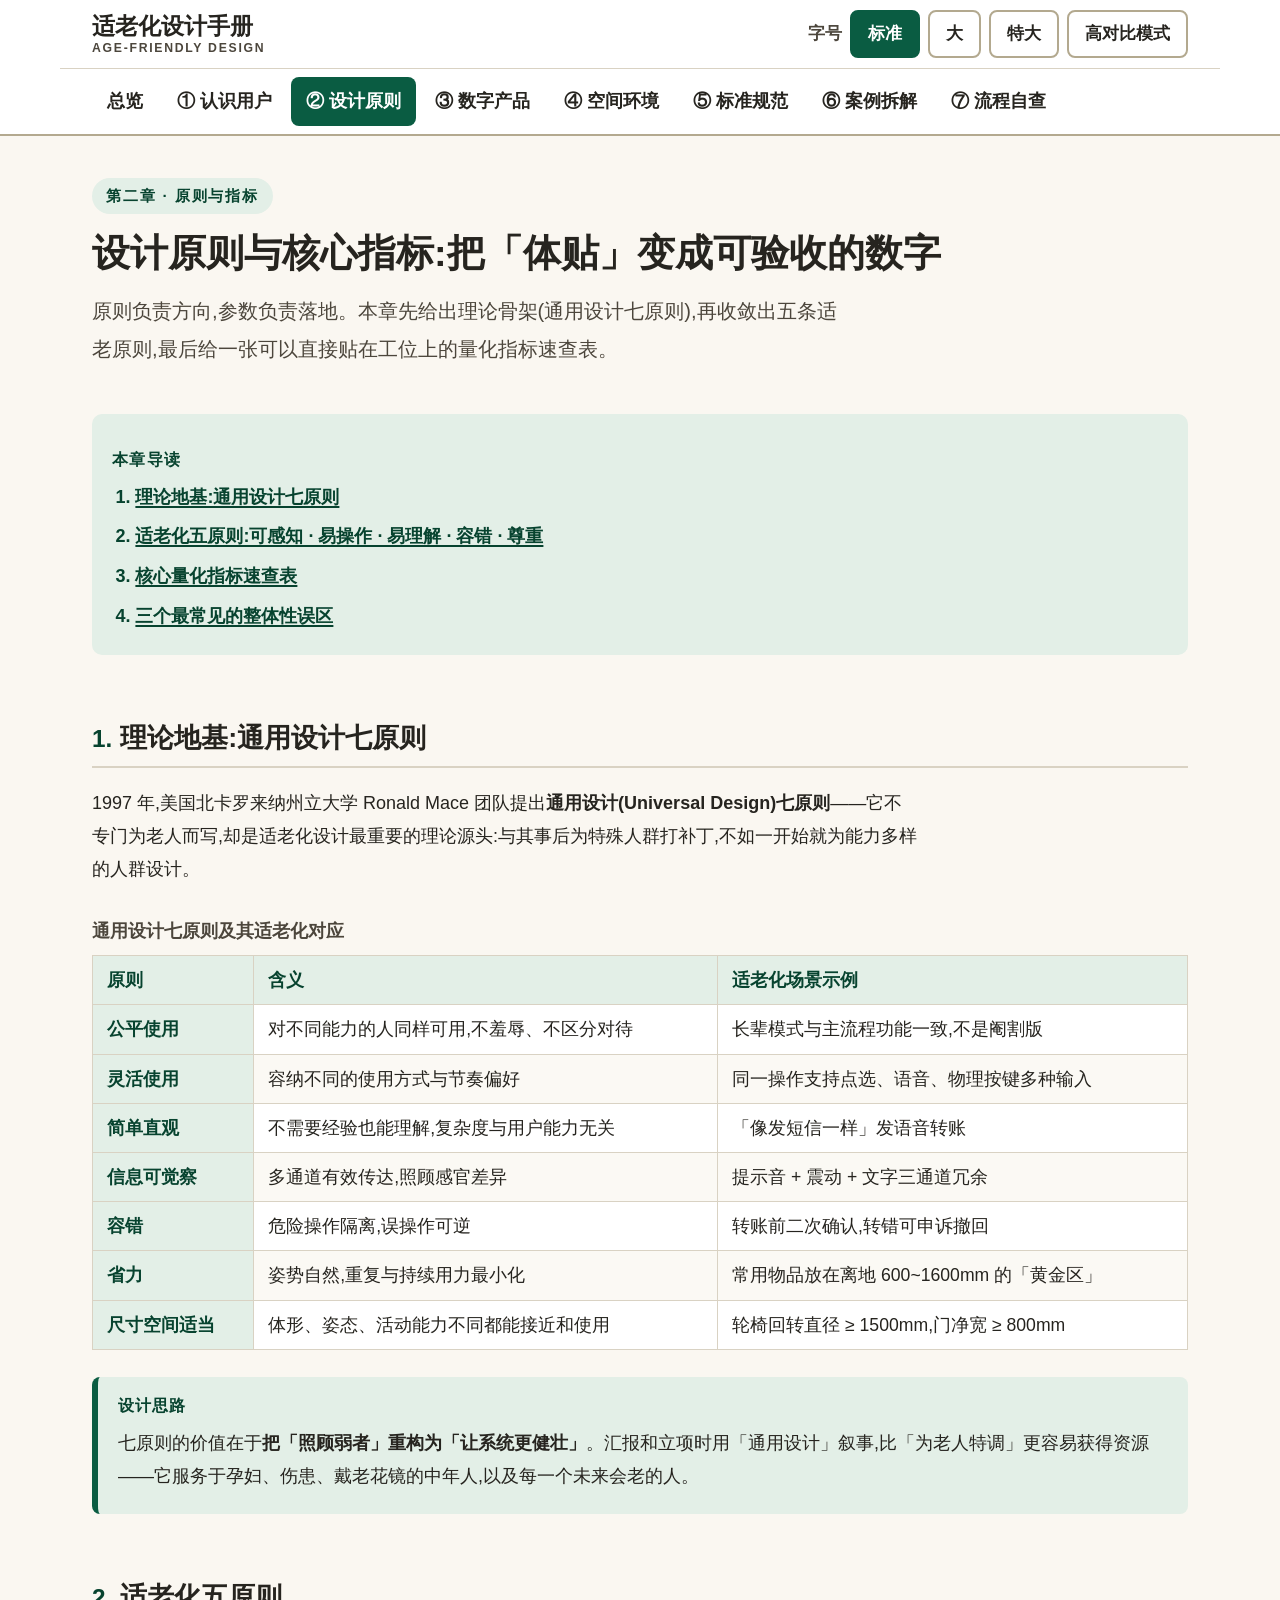
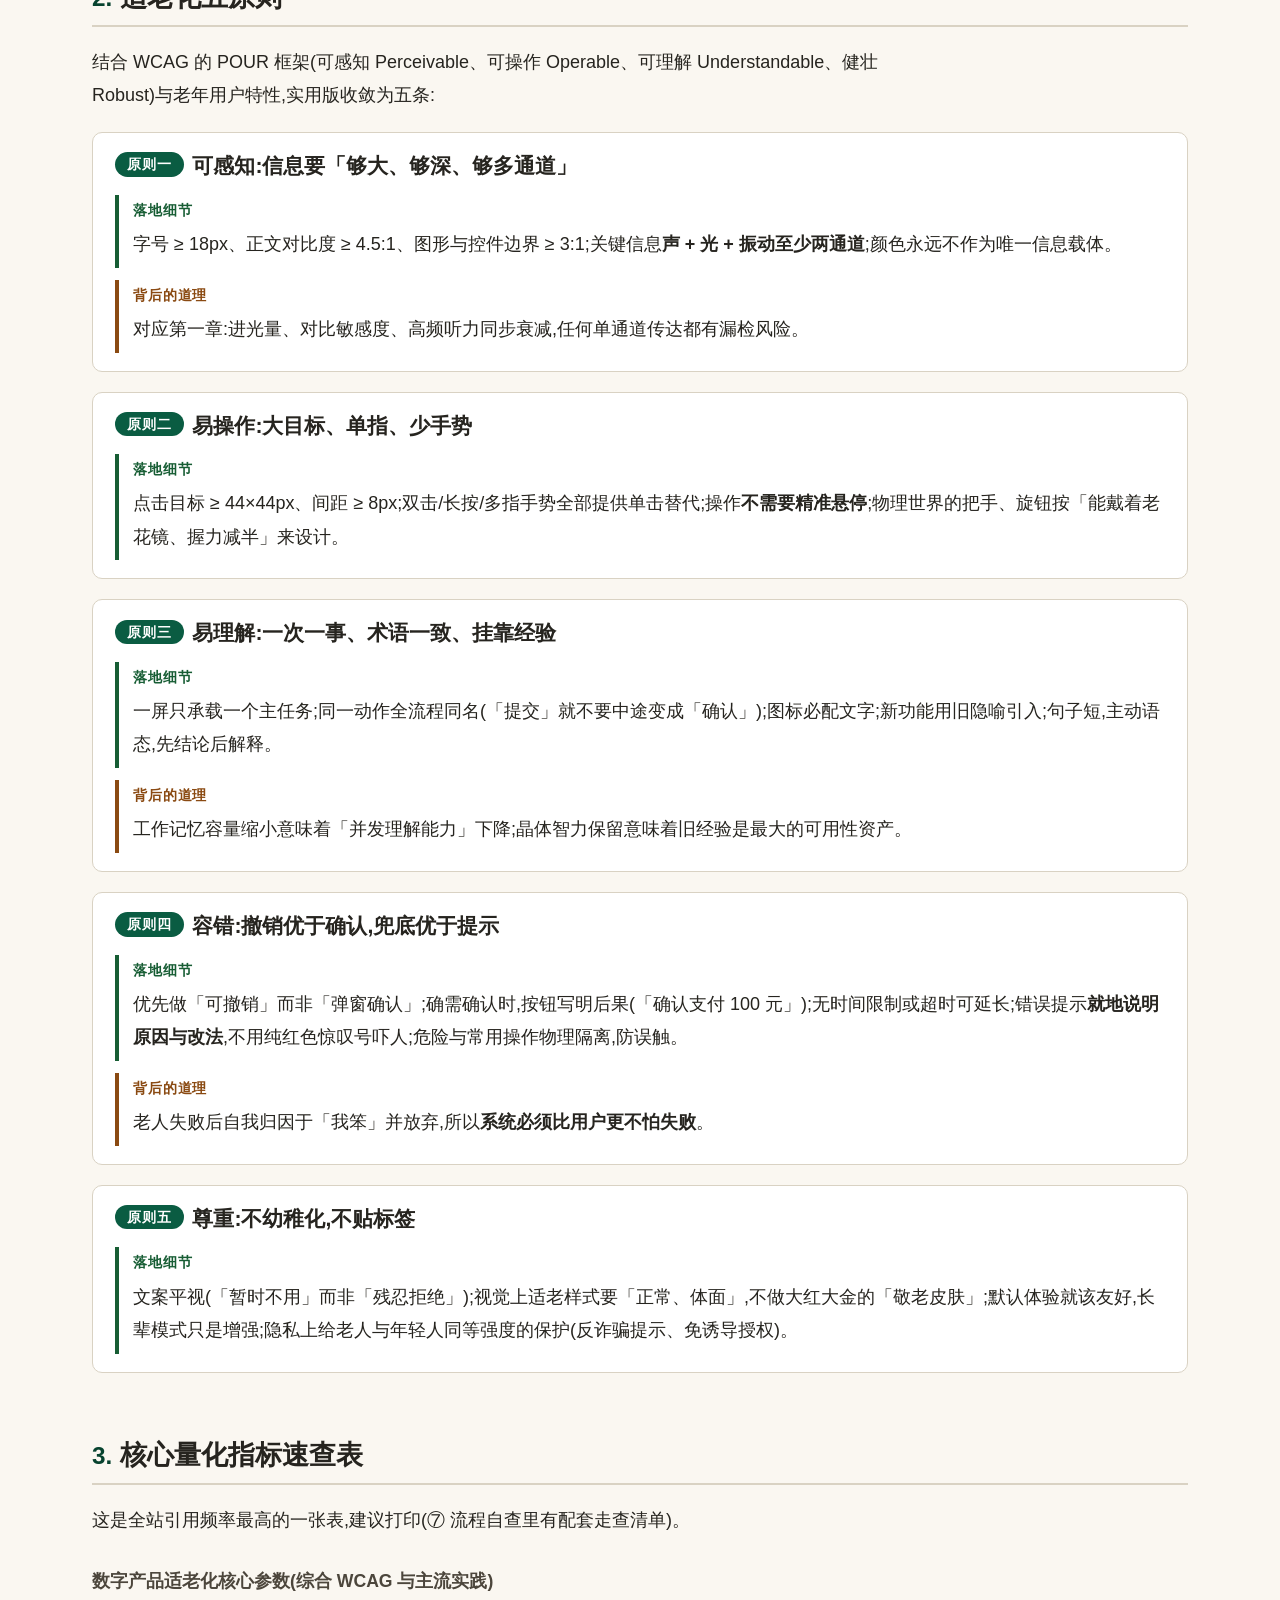
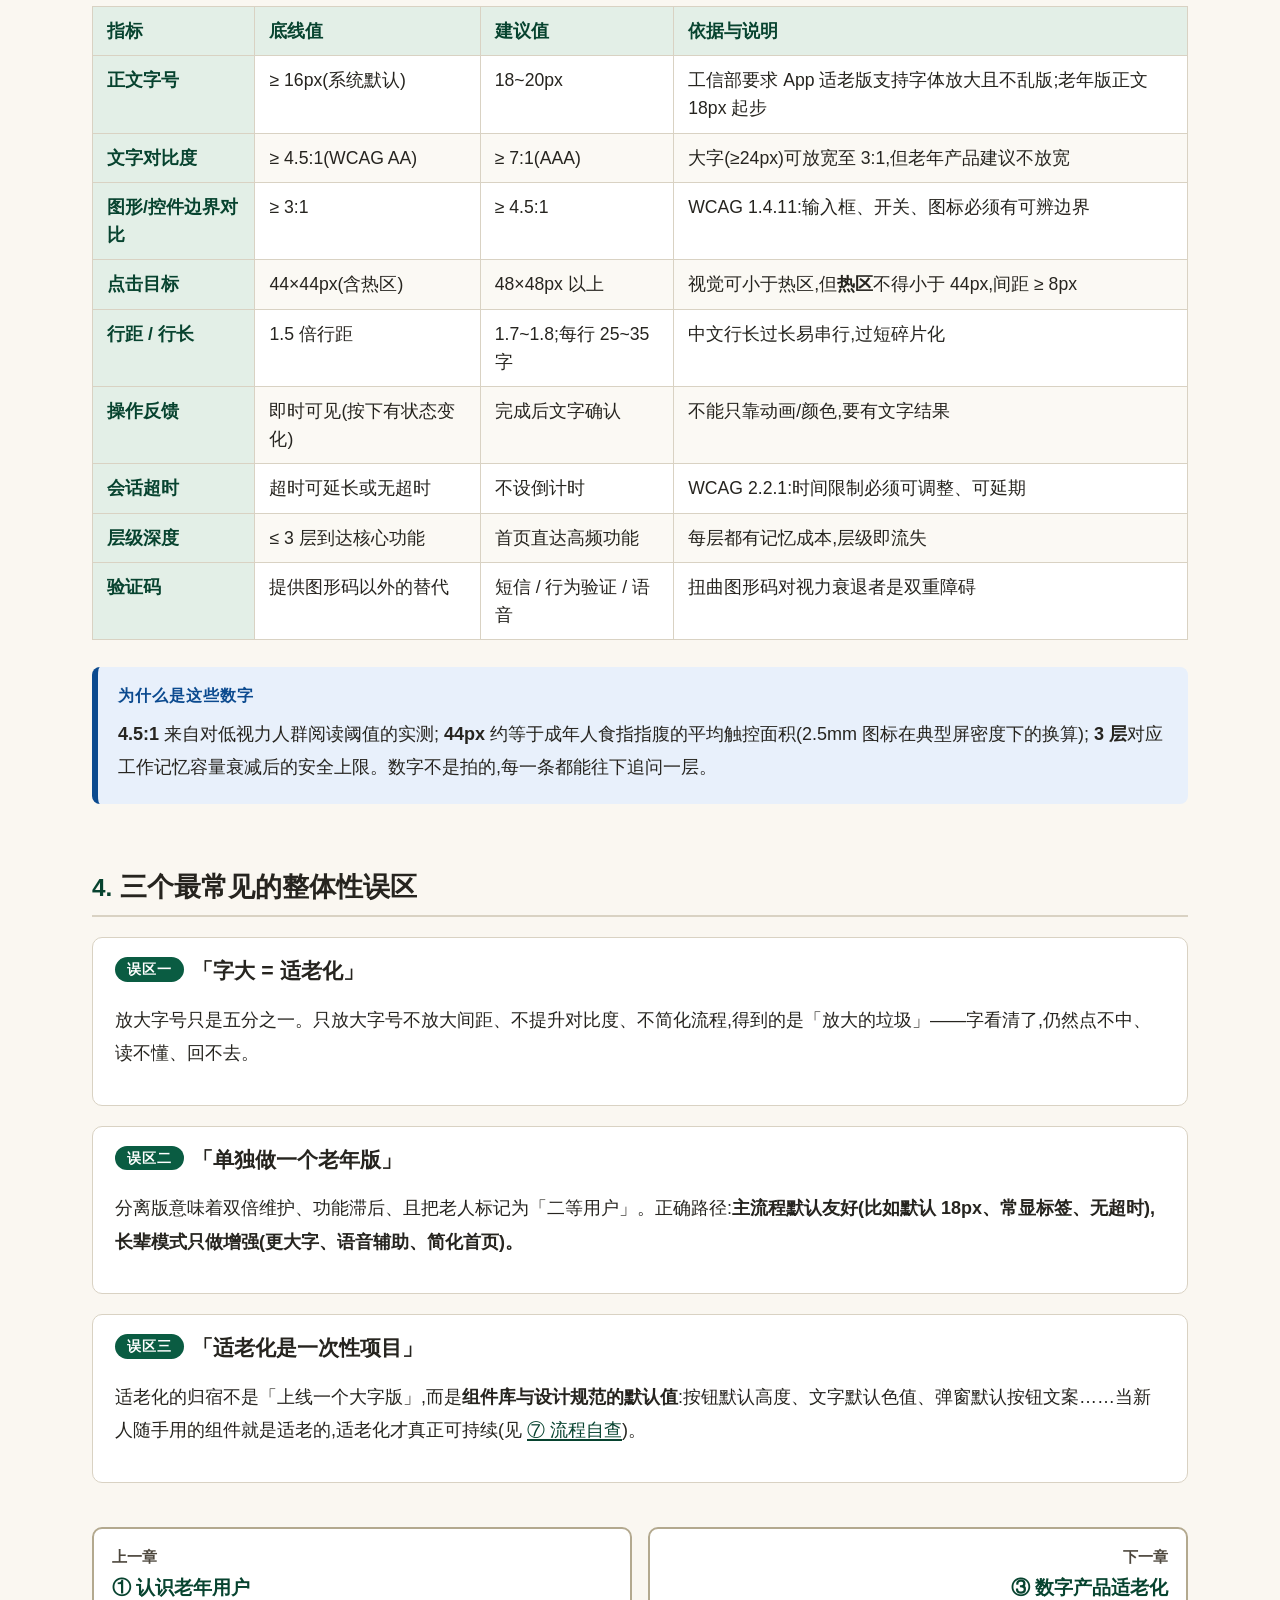
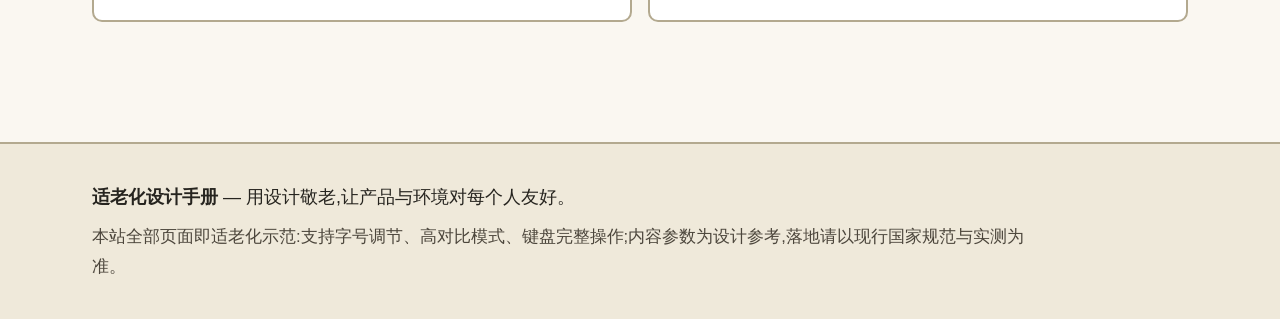
<file: principles.html>
<!DOCTYPE html>
<html lang="zh-CN" data-font="base" data-contrast="normal">
<head>
<meta charset="UTF-8">
<meta name="viewport" content="width=device-width, initial-scale=1">
<title>② 设计原则与核心指标 · 适老化设计手册</title>
<meta name="description" content="通用设计七原则、五大适老化原则,以及字号、对比度、触控目标、超时策略等核心量化指标速查表。">
<link rel="icon" href="data:image/svg+xml,%3Csvg xmlns='http://www.w3.org/2000/svg' viewBox='0 0 100 100'%3E%3Ccircle cx='50' cy='50' r='46' fill='%230a5c42'/%3E%3Ctext x='50' y='70' font-size='52' text-anchor='middle' fill='white' font-family='sans-serif' font-weight='bold'%3E适%3C/text%3E%3C/svg%3E">
<link rel="stylesheet" href="assets/css/style.css">
<script src="assets/js/main.js" defer></script>
</head>
<body>
<a class="skip-link" href="#main">跳到主要内容</a>

<header class="site-header">
  <div class="topbar wrap">
    <p class="brand"><a href="index.html">适老化设计手册<span class="brand-en">Age-Friendly Design</span></a></p>
    <div class="controls" role="group" aria-label="阅读设置(这也是本站的适老化示范)">
      <span class="controls-label">字号</span>
      <button type="button" class="ctrl-btn font-btn" data-font="base" aria-pressed="true">标准</button>
      <button type="button" class="ctrl-btn font-btn" data-font="large" aria-pressed="false">大</button>
      <button type="button" class="ctrl-btn font-btn" data-font="xlarge" aria-pressed="false">特大</button>
      <button type="button" class="ctrl-btn" id="contrastBtn" aria-pressed="false">高对比模式</button>
    </div>
  </div>
  <nav class="site-nav wrap" aria-label="章节导航">
    <a href="index.html">总览</a>
    <a href="aging.html">① 认识用户</a>
    <a href="principles.html" aria-current="page">② 设计原则</a>
    <a href="digital.html">③ 数字产品</a>
    <a href="space.html">④ 空间环境</a>
    <a href="standards.html">⑤ 标准规范</a>
    <a href="cases.html">⑥ 案例拆解</a>
    <a href="process.html">⑦ 流程自查</a>
  </nav>
</header>
<p id="liveStatus" class="visually-hidden" aria-live="polite"></p>

<main id="main">
  <div class="wrap">
    <div class="page-head">
      <span class="kicker">第二章 · 原则与指标</span>
      <h1>设计原则与核心指标:把「体贴」变成可验收的数字</h1>
      <p class="lede">原则负责方向,参数负责落地。本章先给出理论骨架(通用设计七原则),再收敛出五条适老原则,最后给一张可以直接贴在工位上的量化指标速查表。</p>
    </div>

    <article>
      <div class="toc">
        <p class="toc-title">本章导读</p>
        <ol>
          <li><a href="#universal">理论地基:通用设计七原则</a></li>
          <li><a href="#five">适老化五原则:可感知 · 易操作 · 易理解 · 容错 · 尊重</a></li>
          <li><a href="#metrics">核心量化指标速查表</a></li>
          <li><a href="#misuse">三个最常见的整体性误区</a></li>
        </ol>
      </div>

      <section id="universal">
        <h2><span class="h2-num">1.</span>理论地基:通用设计七原则</h2>
        <div class="prose">
          <p>1997 年,美国北卡罗来纳州立大学 Ronald Mace 团队提出<strong>通用设计(Universal Design)七原则</strong>——它不专门为老人而写,却是适老化设计最重要的理论源头:与其事后为特殊人群打补丁,不如一开始就为能力多样的人群设计。</p>
        </div>
        <div class="table-scroll">
          <table class="spec">
            <caption>通用设计七原则及其适老化对应</caption>
            <thead>
              <tr><th scope="col">原则</th><th scope="col">含义</th><th scope="col">适老化场景示例</th></tr>
            </thead>
            <tbody>
              <tr><th scope="row">公平使用</th><td>对不同能力的人同样可用,不羞辱、不区分对待</td><td>长辈模式与主流程功能一致,不是阉割版</td></tr>
              <tr><th scope="row">灵活使用</th><td>容纳不同的使用方式与节奏偏好</td><td>同一操作支持点选、语音、物理按键多种输入</td></tr>
              <tr><th scope="row">简单直观</th><td>不需要经验也能理解,复杂度与用户能力无关</td><td>「像发短信一样」发语音转账</td></tr>
              <tr><th scope="row">信息可觉察</th><td>多通道有效传达,照顾感官差异</td><td>提示音 + 震动 + 文字三通道冗余</td></tr>
              <tr><th scope="row">容错</th><td>危险操作隔离,误操作可逆</td><td>转账前二次确认,转错可申诉撤回</td></tr>
              <tr><th scope="row">省力</th><td>姿势自然,重复与持续用力最小化</td><td>常用物品放在离地 600~1600mm 的「黄金区」</td></tr>
              <tr><th scope="row">尺寸空间适当</th><td>体形、姿态、活动能力不同都能接近和使用</td><td>轮椅回转直径 ≥ 1500mm,门净宽 ≥ 800mm</td></tr>
            </tbody>
          </table>
        </div>
        <div class="callout callout-tip">
          <span class="callout-title">设计思路</span>
          <p>七原则的价值在于<strong>把「照顾弱者」重构为「让系统更健壮」</strong>。汇报和立项时用「通用设计」叙事,比「为老人特调」更容易获得资源——它服务于孕妇、伤患、戴老花镜的中年人,以及每一个未来会老的人。</p>
        </div>
      </section>

      <section id="five">
        <h2><span class="h2-num">2.</span>适老化五原则</h2>
        <p class="prose">结合 WCAG 的 POUR 框架(可感知 Perceivable、可操作 Operable、可理解 Understandable、健壮 Robust)与老年用户特性,实用版收敛为五条:</p>

        <div class="fact">
          <h3><span class="fact-tag">原则一</span>可感知:信息要「够大、够深、够多通道」</h3>
          <div class="fb fb-how">
            <span class="fb-label">落地细节</span>
            <p>字号 ≥ 18px、正文对比度 ≥ 4.5:1、图形与控件边界 ≥ 3:1;关键信息<strong>声 + 光 + 振动至少两通道</strong>;颜色永远不作为唯一信息载体。</p>
          </div>
          <div class="fb fb-why">
            <span class="fb-label">背后的道理</span>
            <p>对应第一章:进光量、对比敏感度、高频听力同步衰减,任何单通道传达都有漏检风险。</p>
          </div>
        </div>

        <div class="fact">
          <h3><span class="fact-tag">原则二</span>易操作:大目标、单指、少手势</h3>
          <div class="fb fb-how">
            <span class="fb-label">落地细节</span>
            <p>点击目标 ≥ 44×44px、间距 ≥ 8px;双击/长按/多指手势全部提供单击替代;操作<strong>不需要精准悬停</strong>;物理世界的把手、旋钮按「能戴着老花镜、握力减半」来设计。</p>
          </div>
        </div>

        <div class="fact">
          <h3><span class="fact-tag">原则三</span>易理解:一次一事、术语一致、挂靠经验</h3>
          <div class="fb fb-how">
            <span class="fb-label">落地细节</span>
            <p>一屏只承载一个主任务;同一动作全流程同名(「提交」就不要中途变成「确认」);图标必配文字;新功能用旧隐喻引入;句子短,主动语态,先结论后解释。</p>
          </div>
          <div class="fb fb-why">
            <span class="fb-label">背后的道理</span>
            <p>工作记忆容量缩小意味着「并发理解能力」下降;晶体智力保留意味着旧经验是最大的可用性资产。</p>
          </div>
        </div>

        <div class="fact">
          <h3><span class="fact-tag">原则四</span>容错:撤销优于确认,兜底优于提示</h3>
          <div class="fb fb-how">
            <span class="fb-label">落地细节</span>
            <p>优先做「可撤销」而非「弹窗确认」;确需确认时,按钮写明后果(「确认支付 100 元」);无时间限制或超时可延长;错误提示<strong>就地说明原因与改法</strong>,不用纯红色惊叹号吓人;危险与常用操作物理隔离,防误触。</p>
          </div>
          <div class="fb fb-why">
            <span class="fb-label">背后的道理</span>
            <p>老人失败后自我归因于「我笨」并放弃,所以<strong>系统必须比用户更不怕失败</strong>。</p>
          </div>
        </div>

        <div class="fact">
          <h3><span class="fact-tag">原则五</span>尊重:不幼稚化,不贴标签</h3>
          <div class="fb fb-how">
            <span class="fb-label">落地细节</span>
            <p>文案平视(「暂时不用」而非「残忍拒绝」);视觉上适老样式要「正常、体面」,不做大红大金的「敬老皮肤」;默认体验就该友好,长辈模式只是增强;隐私上给老人与年轻人同等强度的保护(反诈骗提示、免诱导授权)。</p>
          </div>
        </div>
      </section>

      <section id="metrics">
        <h2><span class="h2-num">3.</span>核心量化指标速查表</h2>
        <p class="prose">这是全站引用频率最高的一张表,建议打印(⑦ 流程自查里有配套走查清单)。</p>
        <div class="table-scroll">
          <table class="spec">
            <caption>数字产品适老化核心参数(综合 WCAG 与主流实践)</caption>
            <thead>
              <tr><th scope="col">指标</th><th scope="col">底线值</th><th scope="col">建议值</th><th scope="col">依据与说明</th></tr>
            </thead>
            <tbody>
              <tr><th scope="row">正文字号</th><td>≥ 16px(系统默认)</td><td>18~20px</td><td>工信部要求 App 适老版支持字体放大且不乱版;老年版正文 18px 起步</td></tr>
              <tr><th scope="row">文字对比度</th><td>≥ 4.5:1(WCAG AA)</td><td>≥ 7:1(AAA)</td><td>大字(≥24px)可放宽至 3:1,但老年产品建议不放宽</td></tr>
              <tr><th scope="row">图形/控件边界对比</th><td>≥ 3:1</td><td>≥ 4.5:1</td><td>WCAG 1.4.11:输入框、开关、图标必须有可辨边界</td></tr>
              <tr><th scope="row">点击目标</th><td>44×44px(含热区)</td><td>48×48px 以上</td><td>视觉可小于热区,但<strong>热区</strong>不得小于 44px,间距 ≥ 8px</td></tr>
              <tr><th scope="row">行距 / 行长</th><td>1.5 倍行距</td><td>1.7~1.8;每行 25~35 字</td><td>中文行长过长易串行,过短碎片化</td></tr>
              <tr><th scope="row">操作反馈</th><td>即时可见(按下有状态变化)</td><td>完成后文字确认</td><td>不能只靠动画/颜色,要有文字结果</td></tr>
              <tr><th scope="row">会话超时</th><td>超时可延长或无超时</td><td>不设倒计时</td><td>WCAG 2.2.1:时间限制必须可调整、可延期</td></tr>
              <tr><th scope="row">层级深度</th><td>≤ 3 层到达核心功能</td><td>首页直达高频功能</td><td>每层都有记忆成本,层级即流失</td></tr>
              <tr><th scope="row">验证码</th><td>提供图形码以外的替代</td><td>短信 / 行为验证 / 语音</td><td>扭曲图形码对视力衰退者是双重障碍</td></tr>
            </tbody>
          </table>
        </div>
        <div class="callout callout-data">
          <span class="callout-title">为什么是这些数字</span>
          <p><strong>4.5:1</strong> 来自对低视力人群阅读阈值的实测; <strong>44px</strong> 约等于成年人食指指腹的平均触控面积(2.5mm 图标在典型屏密度下的换算); <strong>3 层</strong>对应工作记忆容量衰减后的安全上限。数字不是拍的,每一条都能往下追问一层。</p>
        </div>
      </section>

      <section id="misuse">
        <h2><span class="h2-num">4.</span>三个最常见的整体性误区</h2>
        <div class="fact">
          <h3><span class="fact-tag">误区一</span>「字大 = 适老化」</h3>
          <p>放大字号只是五分之一。只放大字号不放大间距、不提升对比度、不简化流程,得到的是「放大的垃圾」——字看清了,仍然点不中、读不懂、回不去。</p>
        </div>
        <div class="fact">
          <h3><span class="fact-tag">误区二</span>「单独做一个老年版」</h3>
          <p>分离版意味着双倍维护、功能滞后、且把老人标记为「二等用户」。正确路径:<strong>主流程默认友好(比如默认 18px、常显标签、无超时),长辈模式只做增强(更大字、语音辅助、简化首页)。</strong></p>
        </div>
        <div class="fact">
          <h3><span class="fact-tag">误区三</span>「适老化是一次性项目」</h3>
          <p>适老化的归宿不是「上线一个大字版」,而是<strong>组件库与设计规范的默认值</strong>:按钮默认高度、文字默认色值、弹窗默认按钮文案……当新人随手用的组件就是适老的,适老化才真正可持续(见 <a href="process.html">⑦ 流程自查</a>)。</p>
        </div>
      </section>

      <nav class="pager" aria-label="章节翻页">
        <a class="prev" href="aging.html"><span class="pager-dir">上一章</span><span class="pager-title">① 认识老年用户</span></a>
        <a class="next" href="digital.html"><span class="pager-dir">下一章</span><span class="pager-title">③ 数字产品适老化</span></a>
      </nav>
    </article>
  </div>
</main>

<footer class="site-footer">
  <div class="wrap">
    <p><strong>适老化设计手册</strong> — 用设计敬老,让产品与环境对每个人友好。</p>
    <p class="foot-note">本站全部页面即适老化示范:支持字号调节、高对比模式、键盘完整操作;内容参数为设计参考,落地请以现行国家规范与实测为准。</p>
  </div>
</footer>
</body>
</html>
</file>
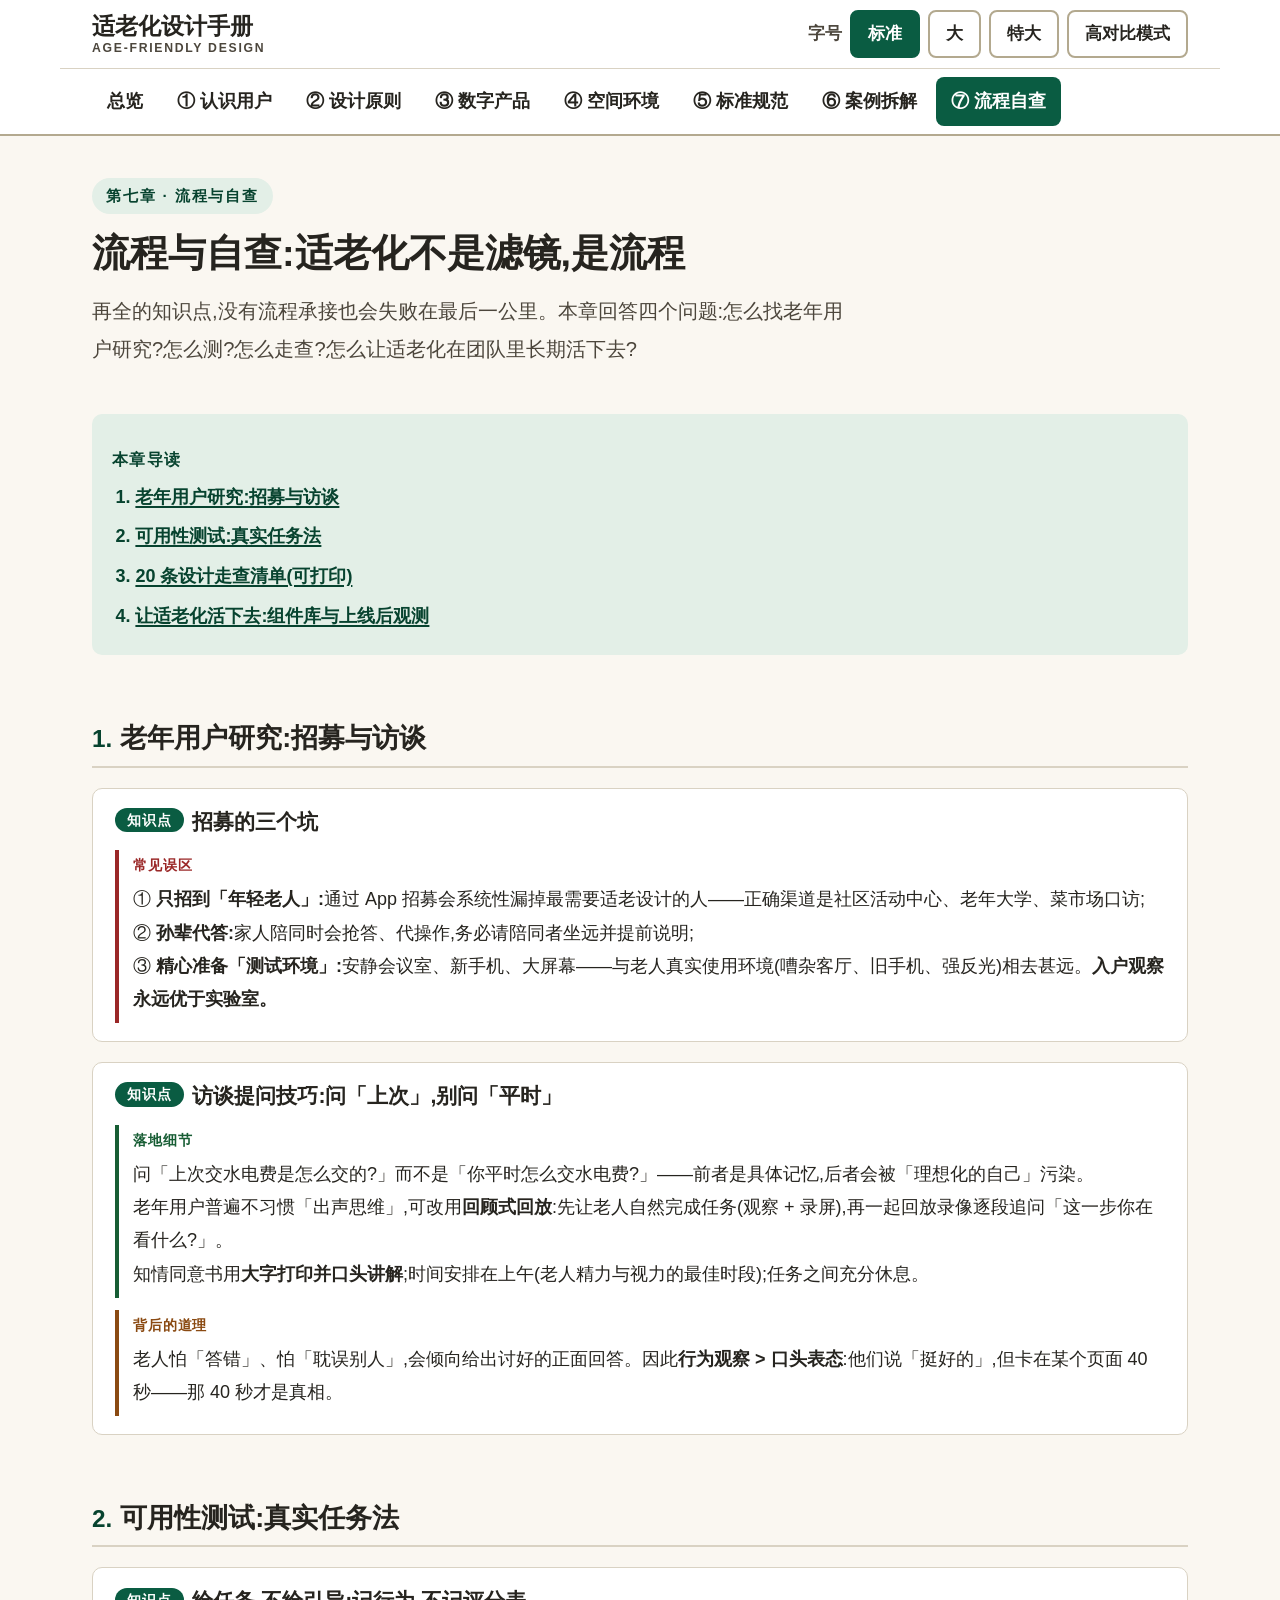
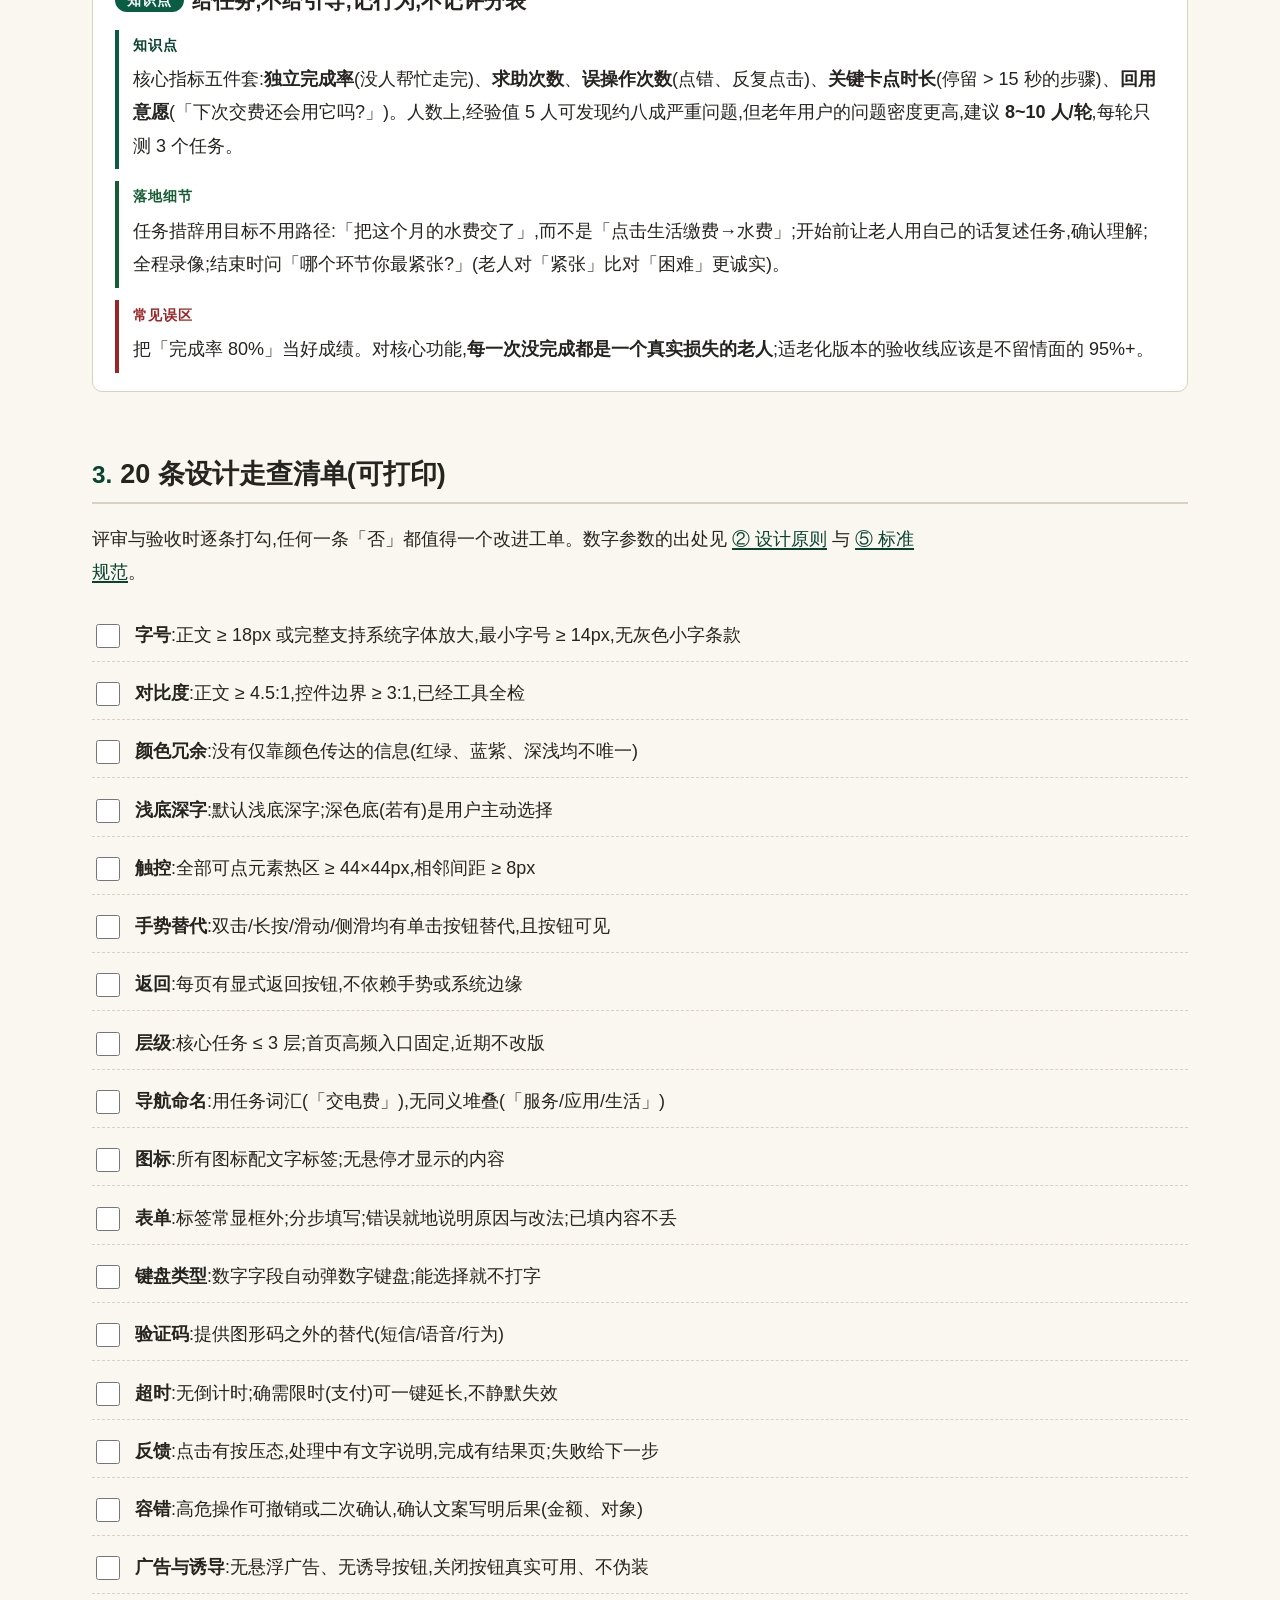
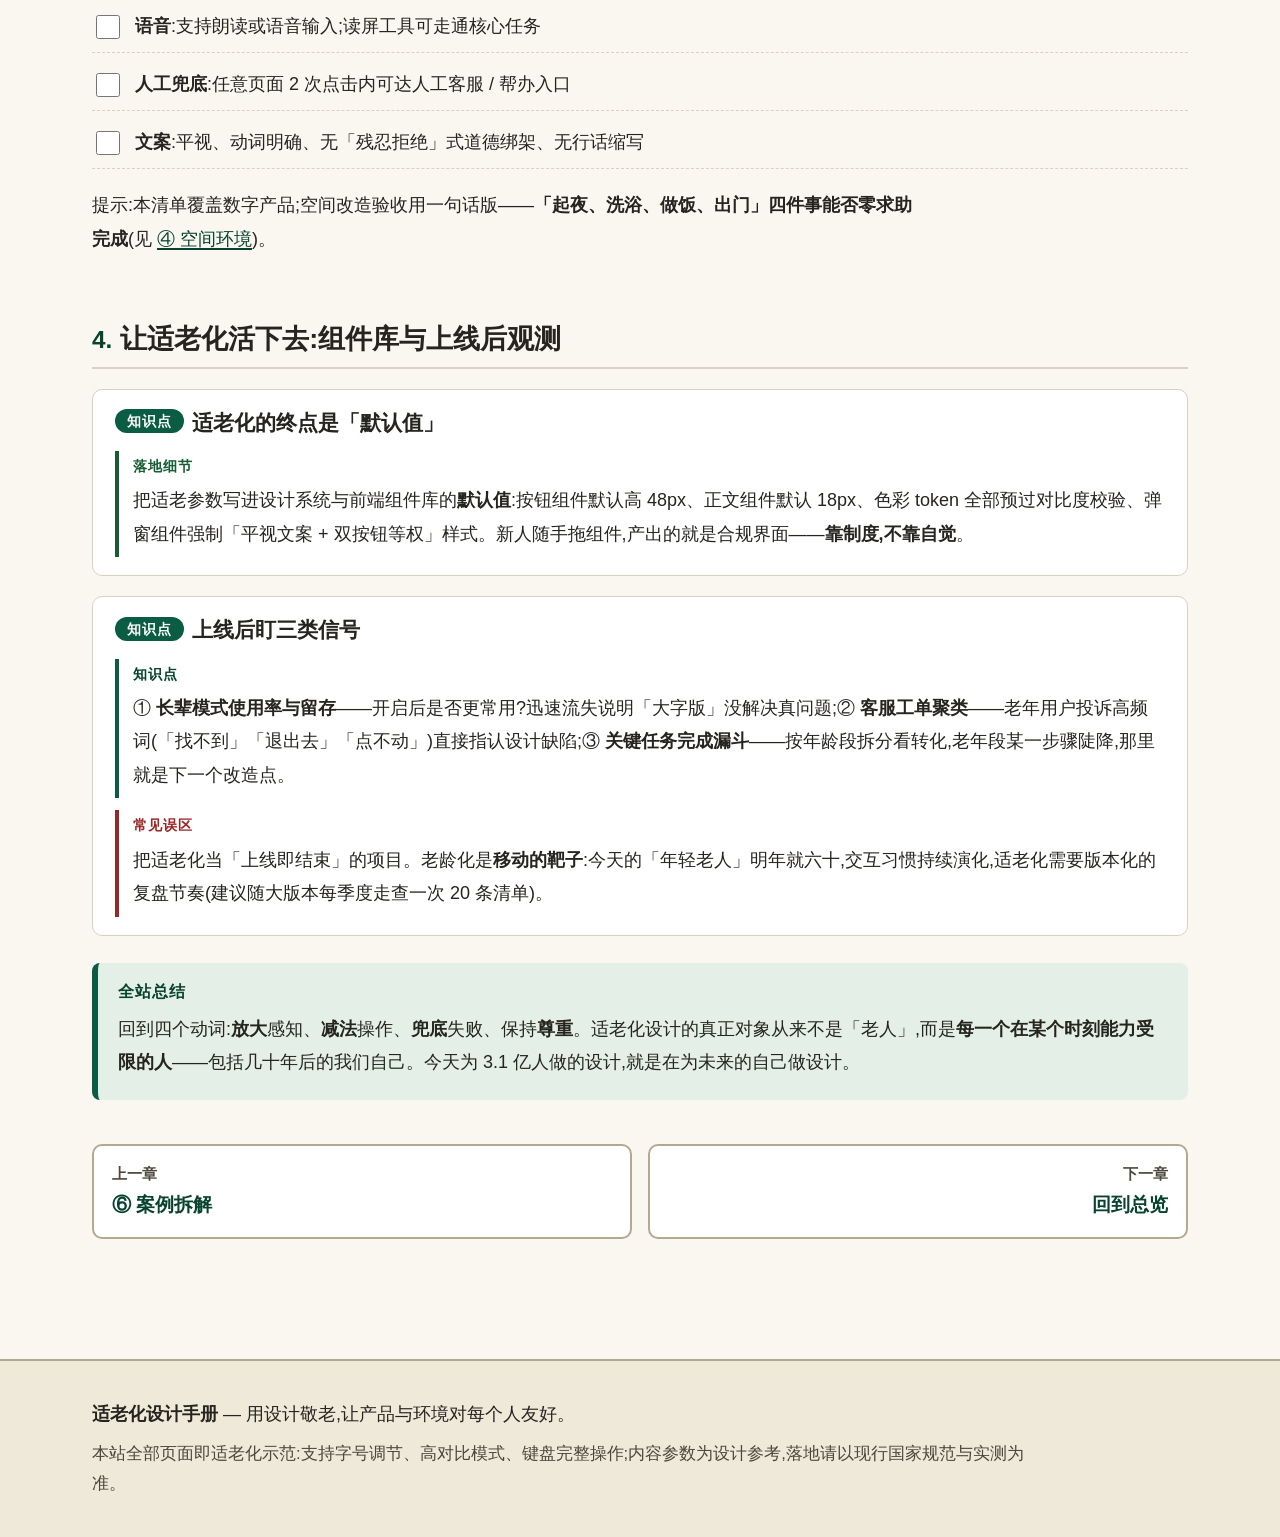
<file: process.html>
<!DOCTYPE html>
<html lang="zh-CN" data-font="base" data-contrast="normal">
<head>
<meta charset="UTF-8">
<meta name="viewport" content="width=device-width, initial-scale=1">
<title>⑦ 流程与自查 · 适老化设计手册</title>
<meta name="description" content="老年用户研究方法(招募、入户观察、访谈提问)、可用性测试指标、20 条设计走查清单,以及把适老化落进组件库的持续机制。">
<link rel="icon" href="data:image/svg+xml,%3Csvg xmlns='http://www.w3.org/2000/svg' viewBox='0 0 100 100'%3E%3Ccircle cx='50' cy='50' r='46' fill='%230a5c42'/%3E%3Ctext x='50' y='70' font-size='52' text-anchor='middle' fill='white' font-family='sans-serif' font-weight='bold'%3E适%3C/text%3E%3C/svg%3E">
<link rel="stylesheet" href="assets/css/style.css">
<script src="assets/js/main.js" defer></script>
</head>
<body>
<a class="skip-link" href="#main">跳到主要内容</a>

<header class="site-header">
  <div class="topbar wrap">
    <p class="brand"><a href="index.html">适老化设计手册<span class="brand-en">Age-Friendly Design</span></a></p>
    <div class="controls" role="group" aria-label="阅读设置(这也是本站的适老化示范)">
      <span class="controls-label">字号</span>
      <button type="button" class="ctrl-btn font-btn" data-font="base" aria-pressed="true">标准</button>
      <button type="button" class="ctrl-btn font-btn" data-font="large" aria-pressed="false">大</button>
      <button type="button" class="ctrl-btn font-btn" data-font="xlarge" aria-pressed="false">特大</button>
      <button type="button" class="ctrl-btn" id="contrastBtn" aria-pressed="false">高对比模式</button>
    </div>
  </div>
  <nav class="site-nav wrap" aria-label="章节导航">
    <a href="index.html">总览</a>
    <a href="aging.html">① 认识用户</a>
    <a href="principles.html">② 设计原则</a>
    <a href="digital.html">③ 数字产品</a>
    <a href="space.html">④ 空间环境</a>
    <a href="standards.html">⑤ 标准规范</a>
    <a href="cases.html">⑥ 案例拆解</a>
    <a href="process.html" aria-current="page">⑦ 流程自查</a>
  </nav>
</header>
<p id="liveStatus" class="visually-hidden" aria-live="polite"></p>

<main id="main">
  <div class="wrap">
    <div class="page-head">
      <span class="kicker">第七章 · 流程与自查</span>
      <h1>流程与自查:适老化不是滤镜,是流程</h1>
      <p class="lede">再全的知识点,没有流程承接也会失败在最后一公里。本章回答四个问题:怎么找老年用户研究?怎么测?怎么走查?怎么让适老化在团队里长期活下去?</p>
    </div>

    <article>
      <div class="toc">
        <p class="toc-title">本章导读</p>
        <ol>
          <li><a href="#research">老年用户研究:招募与访谈</a></li>
          <li><a href="#test">可用性测试:真实任务法</a></li>
          <li><a href="#checklist">20 条设计走查清单(可打印)</a></li>
          <li><a href="#sustain">让适老化活下去:组件库与上线后观测</a></li>
        </ol>
      </div>

      <section id="research">
        <h2><span class="h2-num">1.</span>老年用户研究:招募与访谈</h2>
        <div class="fact">
          <h3><span class="fact-tag">知识点</span>招募的三个坑</h3>
          <div class="fb fb-pit">
            <span class="fb-label">常见误区</span>
            <p>① <strong>只招到「年轻老人」:</strong>通过 App 招募会系统性漏掉最需要适老设计的人——正确渠道是社区活动中心、老年大学、菜市场口访;<br>
            ② <strong>孙辈代答:</strong>家人陪同时会抢答、代操作,务必请陪同者坐远并提前说明;<br>
            ③ <strong>精心准备「测试环境」:</strong>安静会议室、新手机、大屏幕——与老人真实使用环境(嘈杂客厅、旧手机、强反光)相去甚远。<strong>入户观察永远优于实验室。</strong></p>
          </div>
        </div>
        <div class="fact">
          <h3><span class="fact-tag">知识点</span>访谈提问技巧:问「上次」,别问「平时」</h3>
          <div class="fb fb-how">
            <span class="fb-label">落地细节</span>
            <p>问「上次交水电费是怎么交的?」而不是「你平时怎么交水电费?」——前者是具体记忆,后者会被「理想化的自己」污染。<br>
            老年用户普遍不习惯「出声思维」,可改用<strong>回顾式回放</strong>:先让老人自然完成任务(观察 + 录屏),再一起回放录像逐段追问「这一步你在看什么?」。<br>
            知情同意书用<strong>大字打印并口头讲解</strong>;时间安排在上午(老人精力与视力的最佳时段);任务之间充分休息。</p>
          </div>
          <div class="fb fb-why">
            <span class="fb-label">背后的道理</span>
            <p>老人怕「答错」、怕「耽误别人」,会倾向给出讨好的正面回答。因此<strong>行为观察 > 口头表态</strong>:他们说「挺好的」,但卡在某个页面 40 秒——那 40 秒才是真相。</p>
          </div>
        </div>
      </section>

      <section id="test">
        <h2><span class="h2-num">2.</span>可用性测试:真实任务法</h2>
        <div class="fact">
          <h3><span class="fact-tag">知识点</span>给任务,不给引导;记行为,不记评分表</h3>
          <div class="fb fb-fact">
            <span class="fb-label">知识点</span>
            <p>核心指标五件套:<strong>独立完成率</strong>(没人帮忙走完)、<strong>求助次数</strong>、<strong>误操作次数</strong>(点错、反复点击)、<strong>关键卡点时长</strong>(停留 > 15 秒的步骤)、<strong>回用意愿</strong>(「下次交费还会用它吗?」)。人数上,经验值 5 人可发现约八成严重问题,但老年用户的问题密度更高,建议 <strong>8~10 人/轮</strong>,每轮只测 3 个任务。</p>
          </div>
          <div class="fb fb-how">
            <span class="fb-label">落地细节</span>
            <p>任务措辞用目标不用路径:「把这个月的水费交了」,而不是「点击生活缴费→水费」;开始前让老人用自己的话复述任务,确认理解;全程录像;结束时问「哪个环节你最紧张?」(老人对「紧张」比对「困难」更诚实)。</p>
          </div>
          <div class="fb fb-pit">
            <span class="fb-label">常见误区</span>
            <p>把「完成率 80%」当好成绩。对核心功能,<strong>每一次没完成都是一个真实损失的老人</strong>;适老化版本的验收线应该是不留情面的 95%+。</p>
          </div>
        </div>
      </section>

      <section id="checklist">
        <h2><span class="h2-num">3.</span>20 条设计走查清单(可打印)</h2>
        <p class="prose">评审与验收时逐条打勾,任何一条「否」都值得一个改进工单。数字参数的出处见 <a href="principles.html">② 设计原则</a> 与 <a href="standards.html">⑤ 标准规范</a>。</p>
        <ul class="checklist">
          <li><input type="checkbox" id="q1"><label for="q1"><strong>字号</strong>:正文 ≥ 18px 或完整支持系统字体放大,最小字号 ≥ 14px,无灰色小字条款</label></li>
          <li><input type="checkbox" id="q2"><label for="q2"><strong>对比度</strong>:正文 ≥ 4.5:1,控件边界 ≥ 3:1,已经工具全检</label></li>
          <li><input type="checkbox" id="q3"><label for="q3"><strong>颜色冗余</strong>:没有仅靠颜色传达的信息(红绿、蓝紫、深浅均不唯一)</label></li>
          <li><input type="checkbox" id="q4"><label for="q4"><strong>浅底深字</strong>:默认浅底深字;深色底(若有)是用户主动选择</label></li>
          <li><input type="checkbox" id="q5"><label for="q5"><strong>触控</strong>:全部可点元素热区 ≥ 44×44px,相邻间距 ≥ 8px</label></li>
          <li><input type="checkbox" id="q6"><label for="q6"><strong>手势替代</strong>:双击/长按/滑动/侧滑均有单击按钮替代,且按钮可见</label></li>
          <li><input type="checkbox" id="q7"><label for="q7"><strong>返回</strong>:每页有显式返回按钮,不依赖手势或系统边缘</label></li>
          <li><input type="checkbox" id="q8"><label for="q8"><strong>层级</strong>:核心任务 ≤ 3 层;首页高频入口固定,近期不改版</label></li>
          <li><input type="checkbox" id="q9"><label for="q9"><strong>导航命名</strong>:用任务词汇(「交电费」),无同义堆叠(「服务/应用/生活」)</label></li>
          <li><input type="checkbox" id="q10"><label for="q10"><strong>图标</strong>:所有图标配文字标签;无悬停才显示的内容</label></li>
          <li><input type="checkbox" id="q11"><label for="q11"><strong>表单</strong>:标签常显框外;分步填写;错误就地说明原因与改法;已填内容不丢</label></li>
          <li><input type="checkbox" id="q12"><label for="q12"><strong>键盘类型</strong>:数字字段自动弹数字键盘;能选择就不打字</label></li>
          <li><input type="checkbox" id="q13"><label for="q13"><strong>验证码</strong>:提供图形码之外的替代(短信/语音/行为)</label></li>
          <li><input type="checkbox" id="q14"><label for="q14"><strong>超时</strong>:无倒计时;确需限时(支付)可一键延长,不静默失效</label></li>
          <li><input type="checkbox" id="q15"><label for="q15"><strong>反馈</strong>:点击有按压态,处理中有文字说明,完成有结果页;失败给下一步</label></li>
          <li><input type="checkbox" id="q16"><label for="q16"><strong>容错</strong>:高危操作可撤销或二次确认,确认文案写明后果(金额、对象)</label></li>
          <li><input type="checkbox" id="q17"><label for="q17"><strong>广告与诱导</strong>:无悬浮广告、无诱导按钮,关闭按钮真实可用、不伪装</label></li>
          <li><input type="checkbox" id="q18"><label for="q18"><strong>语音</strong>:支持朗读或语音输入;读屏工具可走通核心任务</label></li>
          <li><input type="checkbox" id="q19"><label for="q19"><strong>人工兜底</strong>:任意页面 2 次点击内可达人工客服 / 帮办入口</label></li>
          <li><input type="checkbox" id="q20"><label for="q20"><strong>文案</strong>:平视、动词明确、无「残忍拒绝」式道德绑架、无行话缩写</label></li>
        </ul>
        <p class="prose">提示:本清单覆盖数字产品;空间改造验收用一句话版——<strong>「起夜、洗浴、做饭、出门」四件事能否零求助完成</strong>(见 <a href="space.html">④ 空间环境</a>)。</p>
      </section>

      <section id="sustain">
        <h2><span class="h2-num">4.</span>让适老化活下去:组件库与上线后观测</h2>
        <div class="fact">
          <h3><span class="fact-tag">知识点</span>适老化的终点是「默认值」</h3>
          <div class="fb fb-how">
            <span class="fb-label">落地细节</span>
            <p>把适老参数写进设计系统与前端组件库的<strong>默认值</strong>:按钮组件默认高 48px、正文组件默认 18px、色彩 token 全部预过对比度校验、弹窗组件强制「平视文案 + 双按钮等权」样式。新人随手拖组件,产出的就是合规界面——<strong>靠制度,不靠自觉</strong>。</p>
          </div>
        </div>
        <div class="fact">
          <h3><span class="fact-tag">知识点</span>上线后盯三类信号</h3>
          <div class="fb fb-fact">
            <span class="fb-label">知识点</span>
            <p>① <strong>长辈模式使用率与留存</strong>——开启后是否更常用?迅速流失说明「大字版」没解决真问题;② <strong>客服工单聚类</strong>——老年用户投诉高频词(「找不到」「退出去」「点不动」)直接指认设计缺陷;③ <strong>关键任务完成漏斗</strong>——按年龄段拆分看转化,老年段某一步骤陡降,那里就是下一个改造点。</p>
          </div>
          <div class="fb fb-pit">
            <span class="fb-label">常见误区</span>
            <p>把适老化当「上线即结束」的项目。老龄化是<strong>移动的靶子</strong>:今天的「年轻老人」明年就六十,交互习惯持续演化,适老化需要版本化的复盘节奏(建议随大版本每季度走查一次 20 条清单)。</p>
          </div>
        </div>
        <div class="callout callout-tip">
          <span class="callout-title">全站总结</span>
          <p>回到四个动词:<strong>放大</strong>感知、<strong>减法</strong>操作、<strong>兜底</strong>失败、保持<strong>尊重</strong>。适老化设计的真正对象从来不是「老人」,而是<strong>每一个在某个时刻能力受限的人</strong>——包括几十年后的我们自己。今天为 3.1 亿人做的设计,就是在为未来的自己做设计。</p>
        </div>
      </section>

      <nav class="pager" aria-label="章节翻页">
        <a class="prev" href="cases.html"><span class="pager-dir">上一章</span><span class="pager-title">⑥ 案例拆解</span></a>
        <a class="next" href="index.html"><span class="pager-dir">下一章</span><span class="pager-title">回到总览</span></a>
      </nav>
    </article>
  </div>
</main>

<footer class="site-footer">
  <div class="wrap">
    <p><strong>适老化设计手册</strong> — 用设计敬老,让产品与环境对每个人友好。</p>
    <p class="foot-note">本站全部页面即适老化示范:支持字号调节、高对比模式、键盘完整操作;内容参数为设计参考,落地请以现行国家规范与实测为准。</p>
  </div>
</footer>
</body>
</html>
</file>
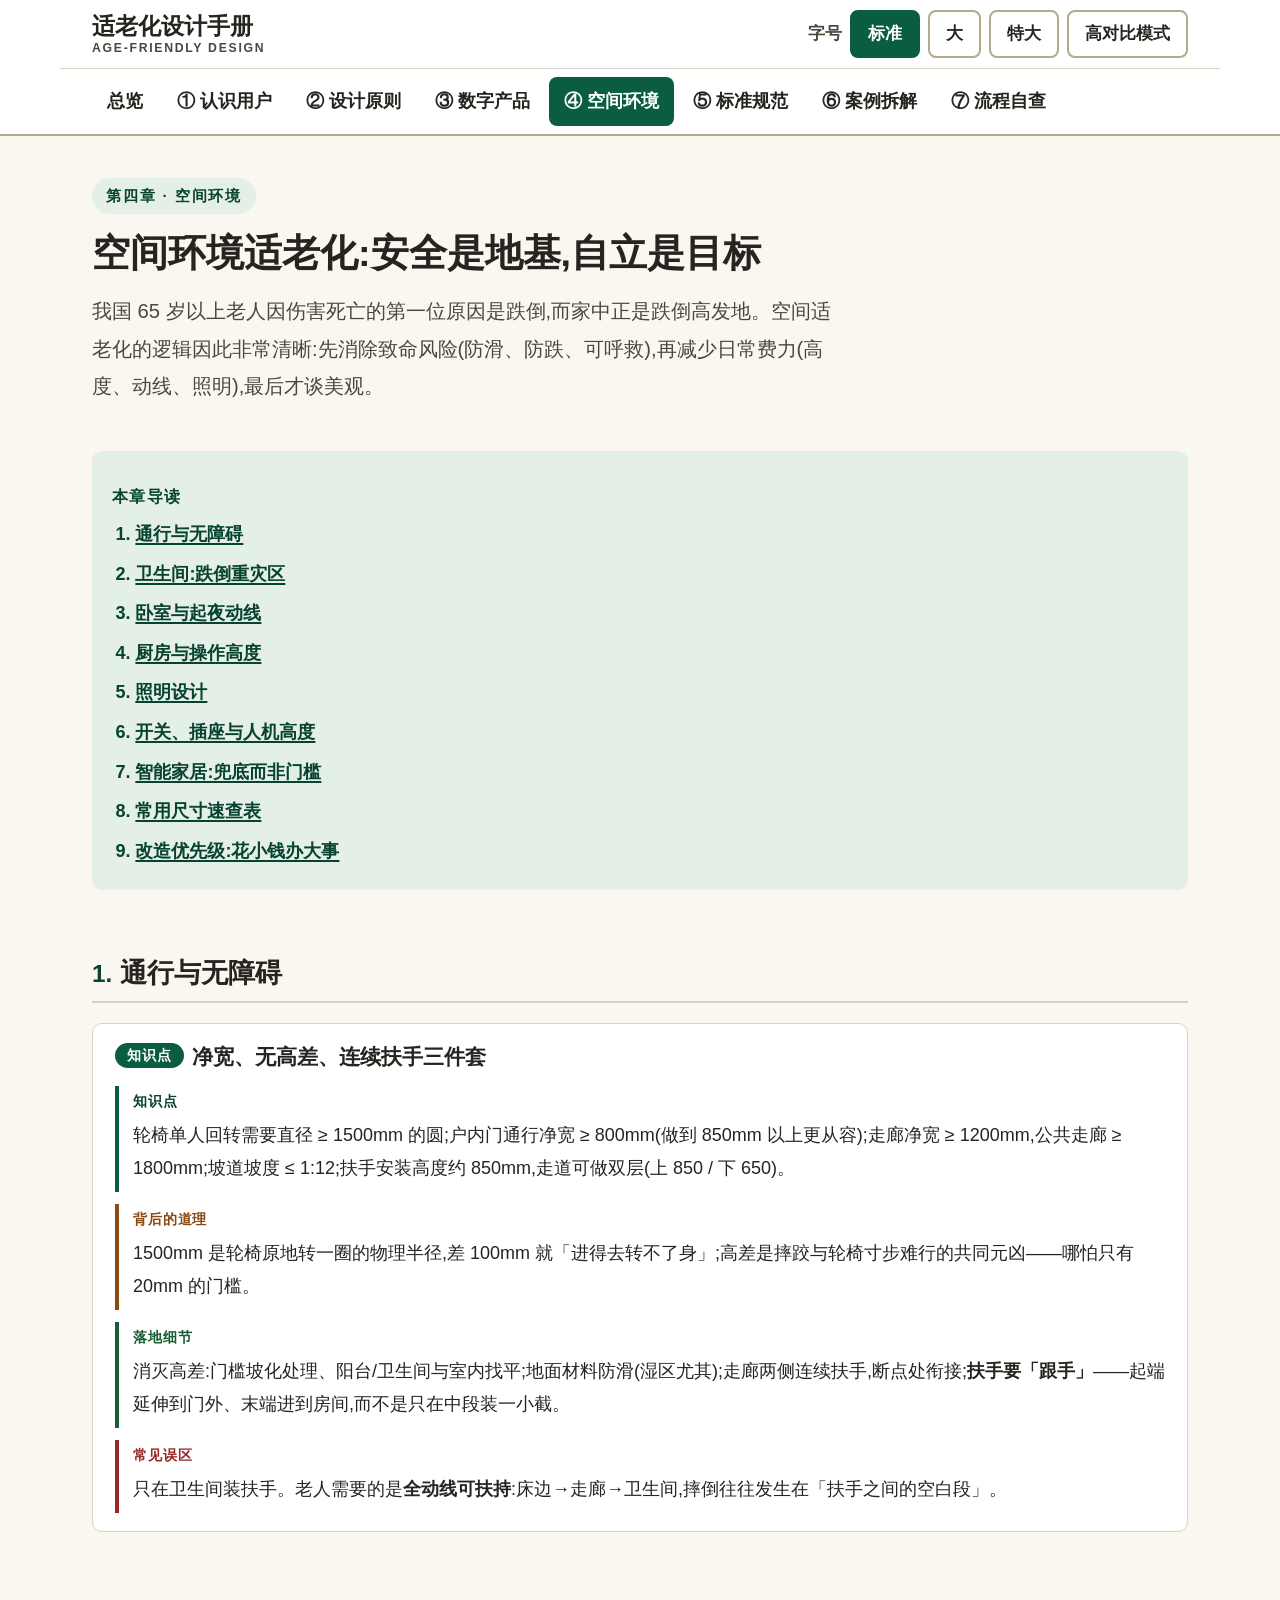
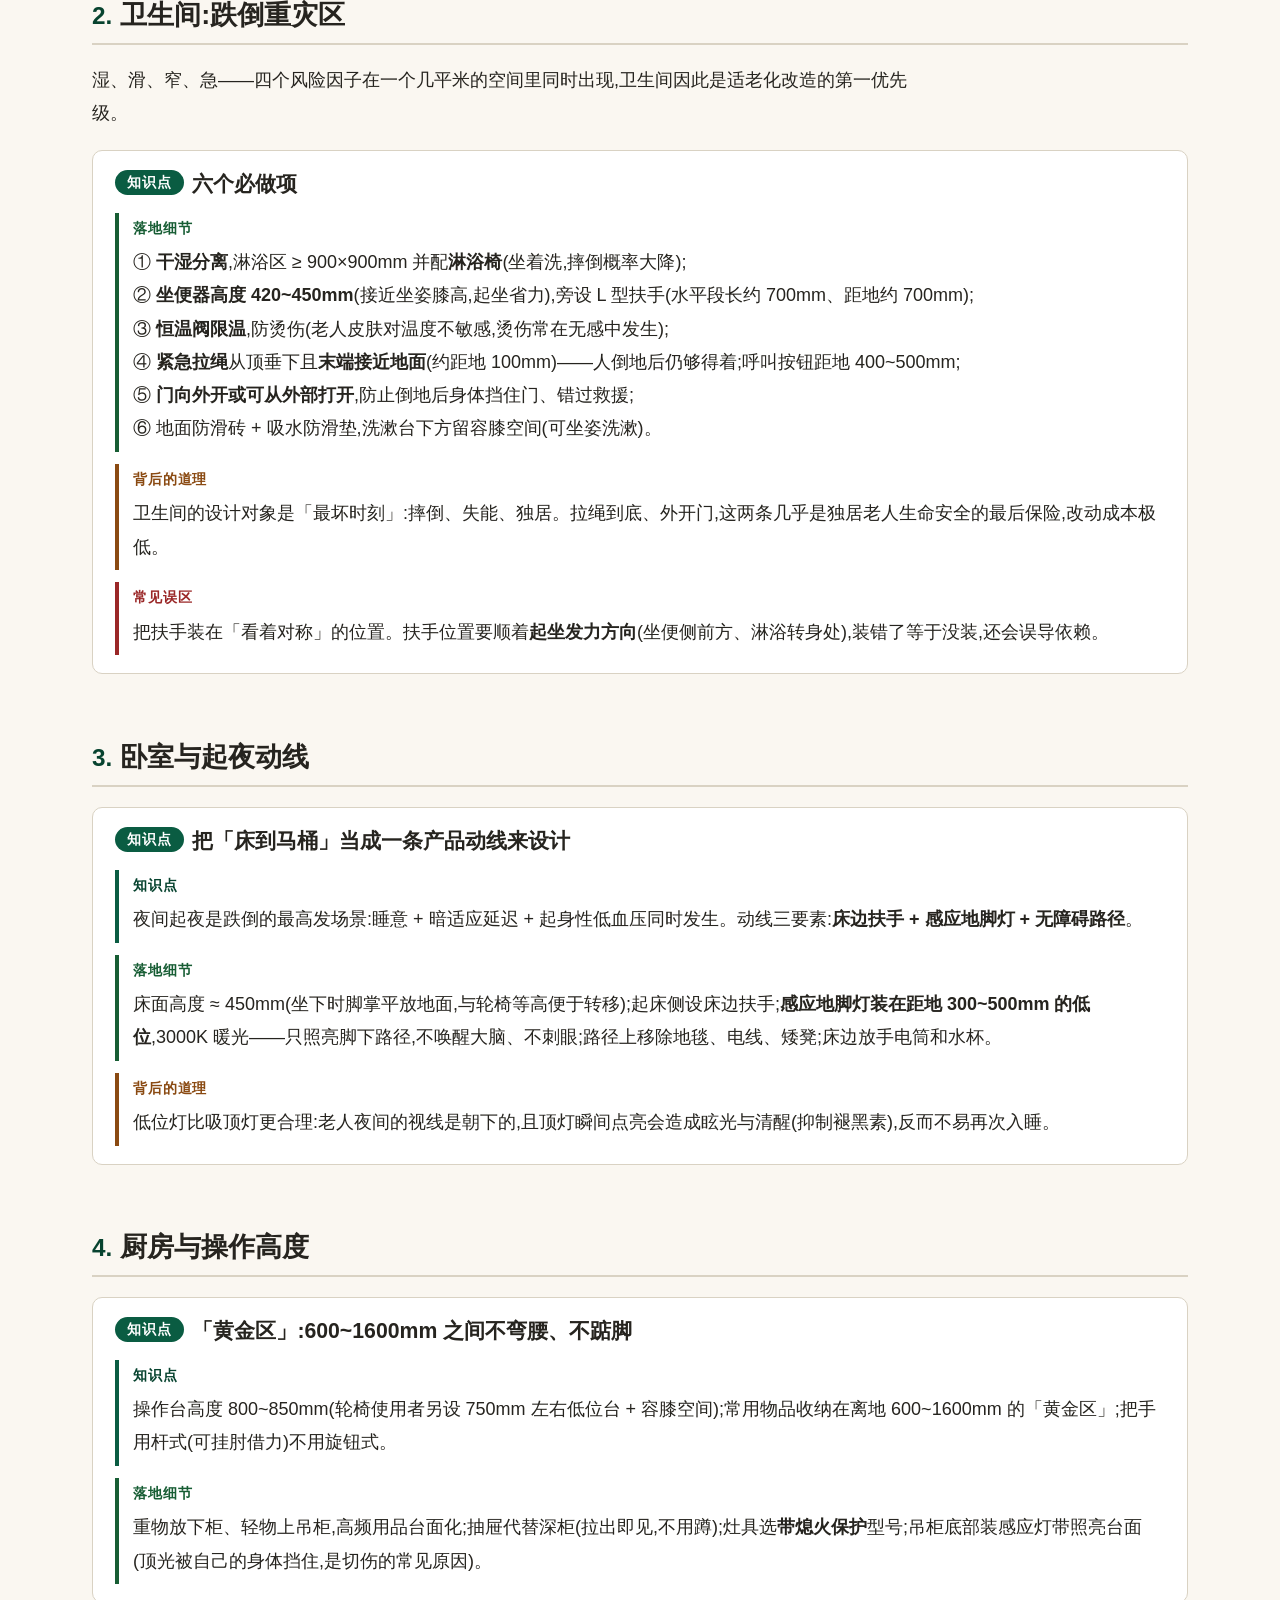
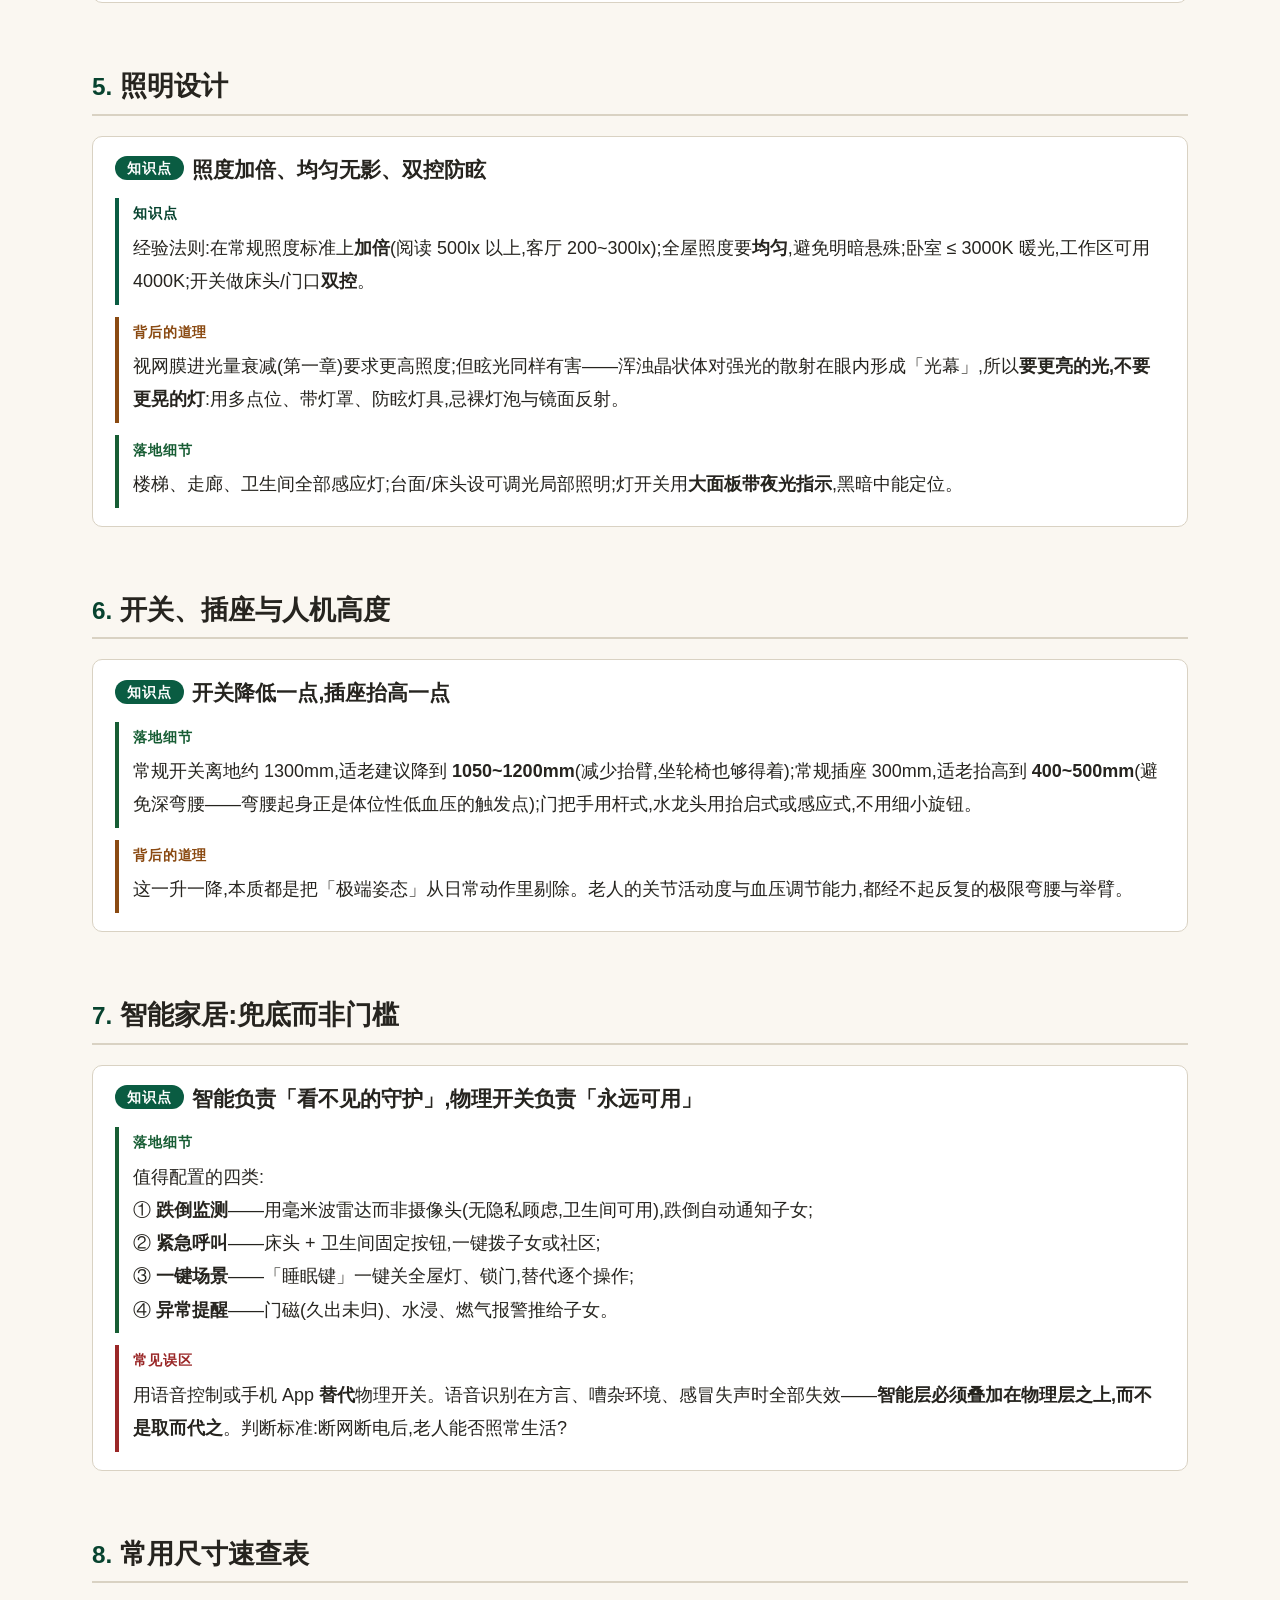
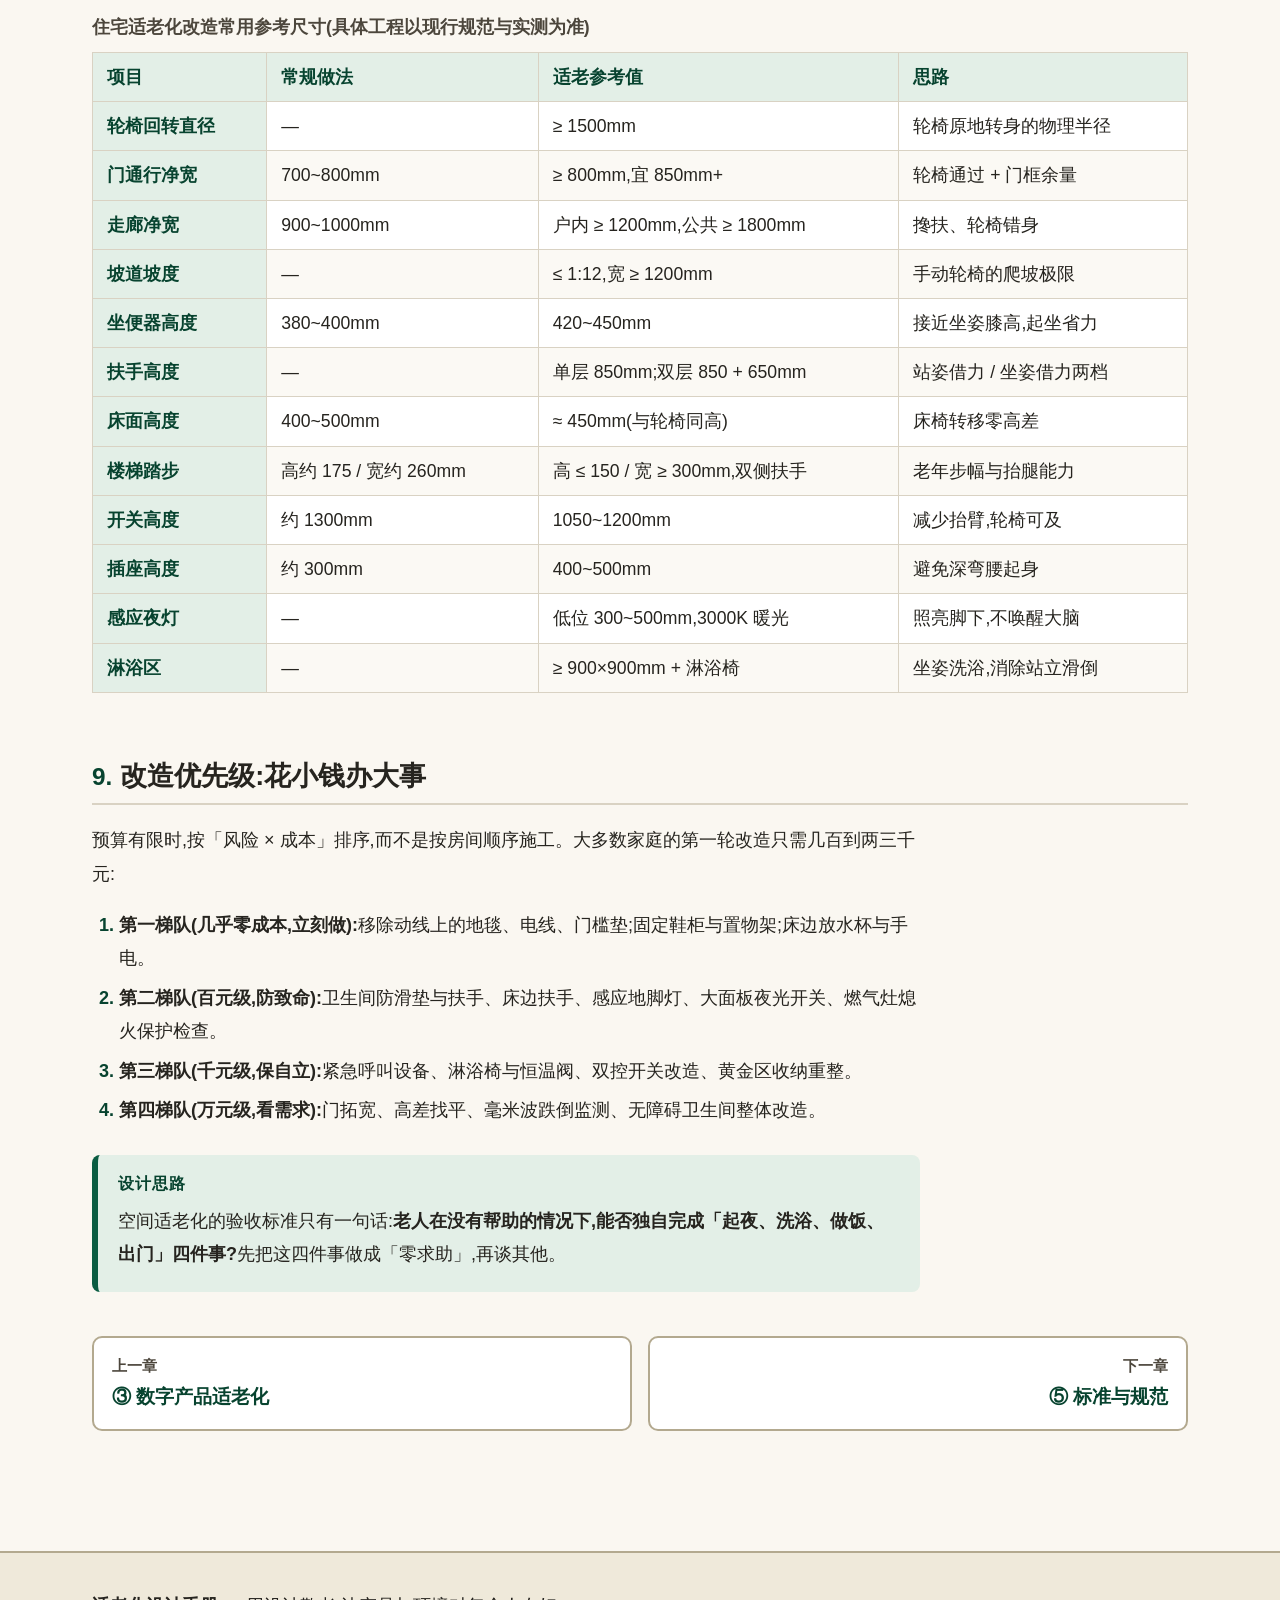
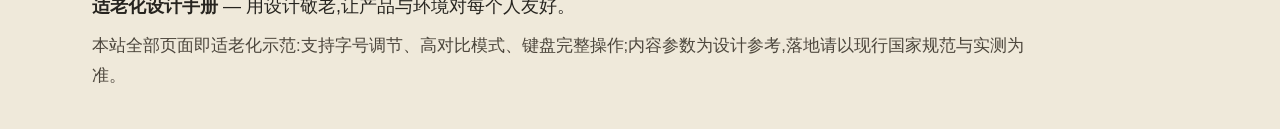
<file: space.html>
<!DOCTYPE html>
<html lang="zh-CN" data-font="base" data-contrast="normal">
<head>
<meta charset="UTF-8">
<meta name="viewport" content="width=device-width, initial-scale=1">
<title>④ 空间环境适老化 · 适老化设计手册</title>
<meta name="description" content="住宅与公共空间适老化改造:通行无障碍、卫生间安全、起夜动线、厨房操作高度、照明设计与智能家居兜底,附常用尺寸速查表。">
<link rel="icon" href="data:image/svg+xml,%3Csvg xmlns='http://www.w3.org/2000/svg' viewBox='0 0 100 100'%3E%3Ccircle cx='50' cy='50' r='46' fill='%230a5c42'/%3E%3Ctext x='50' y='70' font-size='52' text-anchor='middle' fill='white' font-family='sans-serif' font-weight='bold'%3E适%3C/text%3E%3C/svg%3E">
<link rel="stylesheet" href="assets/css/style.css">
<script src="assets/js/main.js" defer></script>
</head>
<body>
<a class="skip-link" href="#main">跳到主要内容</a>

<header class="site-header">
  <div class="topbar wrap">
    <p class="brand"><a href="index.html">适老化设计手册<span class="brand-en">Age-Friendly Design</span></a></p>
    <div class="controls" role="group" aria-label="阅读设置(这也是本站的适老化示范)">
      <span class="controls-label">字号</span>
      <button type="button" class="ctrl-btn font-btn" data-font="base" aria-pressed="true">标准</button>
      <button type="button" class="ctrl-btn font-btn" data-font="large" aria-pressed="false">大</button>
      <button type="button" class="ctrl-btn font-btn" data-font="xlarge" aria-pressed="false">特大</button>
      <button type="button" class="ctrl-btn" id="contrastBtn" aria-pressed="false">高对比模式</button>
    </div>
  </div>
  <nav class="site-nav wrap" aria-label="章节导航">
    <a href="index.html">总览</a>
    <a href="aging.html">① 认识用户</a>
    <a href="principles.html">② 设计原则</a>
    <a href="digital.html">③ 数字产品</a>
    <a href="space.html" aria-current="page">④ 空间环境</a>
    <a href="standards.html">⑤ 标准规范</a>
    <a href="cases.html">⑥ 案例拆解</a>
    <a href="process.html">⑦ 流程自查</a>
  </nav>
</header>
<p id="liveStatus" class="visually-hidden" aria-live="polite"></p>

<main id="main">
  <div class="wrap">
    <div class="page-head">
      <span class="kicker">第四章 · 空间环境</span>
      <h1>空间环境适老化:安全是地基,自立是目标</h1>
      <p class="lede">我国 65 岁以上老人因伤害死亡的第一位原因是跌倒,而家中正是跌倒高发地。空间适老化的逻辑因此非常清晰:先消除致命风险(防滑、防跌、可呼救),再减少日常费力(高度、动线、照明),最后才谈美观。</p>
    </div>

    <article>
      <div class="toc">
        <p class="toc-title">本章导读</p>
        <ol>
          <li><a href="#route">通行与无障碍</a></li>
          <li><a href="#bath">卫生间:跌倒重灾区</a></li>
          <li><a href="#night">卧室与起夜动线</a></li>
          <li><a href="#kitchen">厨房与操作高度</a></li>
          <li><a href="#light">照明设计</a></li>
          <li><a href="#switch">开关、插座与人机高度</a></li>
          <li><a href="#smart">智能家居:兜底而非门槛</a></li>
          <li><a href="#table">常用尺寸速查表</a></li>
          <li><a href="#priority">改造优先级:花小钱办大事</a></li>
        </ol>
      </div>

      <section id="route">
        <h2><span class="h2-num">1.</span>通行与无障碍</h2>
        <div class="fact">
          <h3><span class="fact-tag">知识点</span>净宽、无高差、连续扶手三件套</h3>
          <div class="fb fb-fact">
            <span class="fb-label">知识点</span>
            <p>轮椅单人回转需要直径 ≥ 1500mm 的圆;户内门通行净宽 ≥ 800mm(做到 850mm 以上更从容);走廊净宽 ≥ 1200mm,公共走廊 ≥ 1800mm;坡道坡度 ≤ 1:12;扶手安装高度约 850mm,走道可做双层(上 850 / 下 650)。</p>
          </div>
          <div class="fb fb-why">
            <span class="fb-label">背后的道理</span>
            <p>1500mm 是轮椅原地转一圈的物理半径,差 100mm 就「进得去转不了身」;高差是摔跤与轮椅寸步难行的共同元凶——哪怕只有 20mm 的门槛。</p>
          </div>
          <div class="fb fb-how">
            <span class="fb-label">落地细节</span>
            <p>消灭高差:门槛坡化处理、阳台/卫生间与室内找平;地面材料防滑(湿区尤其);走廊两侧连续扶手,断点处衔接;<strong>扶手要「跟手」</strong>——起端延伸到门外、末端进到房间,而不是只在中段装一小截。</p>
          </div>
          <div class="fb fb-pit">
            <span class="fb-label">常见误区</span>
            <p>只在卫生间装扶手。老人需要的是<strong>全动线可扶持</strong>:床边→走廊→卫生间,摔倒往往发生在「扶手之间的空白段」。</p>
          </div>
        </div>
      </section>

      <section id="bath">
        <h2><span class="h2-num">2.</span>卫生间:跌倒重灾区</h2>
        <p class="prose">湿、滑、窄、急——四个风险因子在一个几平米的空间里同时出现,卫生间因此是适老化改造的第一优先级。</p>
        <div class="fact">
          <h3><span class="fact-tag">知识点</span>六个必做项</h3>
          <div class="fb fb-how">
            <span class="fb-label">落地细节</span>
            <p>① <strong>干湿分离</strong>,淋浴区 ≥ 900×900mm 并配<strong>淋浴椅</strong>(坐着洗,摔倒概率大降);<br>
            ② <strong>坐便器高度 420~450mm</strong>(接近坐姿膝高,起坐省力),旁设 L 型扶手(水平段长约 700mm、距地约 700mm);<br>
            ③ <strong>恒温阀限温</strong>,防烫伤(老人皮肤对温度不敏感,烫伤常在无感中发生);<br>
            ④ <strong>紧急拉绳</strong>从顶垂下且<strong>末端接近地面</strong>(约距地 100mm)——人倒地后仍够得着;呼叫按钮距地 400~500mm;<br>
            ⑤ <strong>门向外开或可从外部打开</strong>,防止倒地后身体挡住门、错过救援;<br>
            ⑥ 地面防滑砖 + 吸水防滑垫,洗漱台下方留容膝空间(可坐姿洗漱)。</p>
          </div>
          <div class="fb fb-why">
            <span class="fb-label">背后的道理</span>
            <p>卫生间的设计对象是「最坏时刻」:摔倒、失能、独居。拉绳到底、外开门,这两条几乎是独居老人生命安全的最后保险,改动成本极低。</p>
          </div>
          <div class="fb fb-pit">
            <span class="fb-label">常见误区</span>
            <p>把扶手装在「看着对称」的位置。扶手位置要顺着<strong>起坐发力方向</strong>(坐便侧前方、淋浴转身处),装错了等于没装,还会误导依赖。</p>
          </div>
        </div>
      </section>

      <section id="night">
        <h2><span class="h2-num">3.</span>卧室与起夜动线</h2>
        <div class="fact">
          <h3><span class="fact-tag">知识点</span>把「床到马桶」当成一条产品动线来设计</h3>
          <div class="fb fb-fact">
            <span class="fb-label">知识点</span>
            <p>夜间起夜是跌倒的最高发场景:睡意 + 暗适应延迟 + 起身性低血压同时发生。动线三要素:<strong>床边扶手 + 感应地脚灯 + 无障碍路径</strong>。</p>
          </div>
          <div class="fb fb-how">
            <span class="fb-label">落地细节</span>
            <p>床面高度 ≈ 450mm(坐下时脚掌平放地面,与轮椅等高便于转移);起床侧设床边扶手;<strong>感应地脚灯装在距地 300~500mm 的低位</strong>,3000K 暖光——只照亮脚下路径,不唤醒大脑、不刺眼;路径上移除地毯、电线、矮凳;床边放手电筒和水杯。</p>
          </div>
          <div class="fb fb-why">
            <span class="fb-label">背后的道理</span>
            <p>低位灯比吸顶灯更合理:老人夜间的视线是朝下的,且顶灯瞬间点亮会造成眩光与清醒(抑制褪黑素),反而不易再次入睡。</p>
          </div>
        </div>
      </section>

      <section id="kitchen">
        <h2><span class="h2-num">4.</span>厨房与操作高度</h2>
        <div class="fact">
          <h3><span class="fact-tag">知识点</span>「黄金区」:600~1600mm 之间不弯腰、不踮脚</h3>
          <div class="fb fb-fact">
            <span class="fb-label">知识点</span>
            <p>操作台高度 800~850mm(轮椅使用者另设 750mm 左右低位台 + 容膝空间);常用物品收纳在离地 600~1600mm 的「黄金区」;把手用杆式(可挂肘借力)不用旋钮式。</p>
          </div>
          <div class="fb fb-how">
            <span class="fb-label">落地细节</span>
            <p>重物放下柜、轻物上吊柜,高频用品台面化;抽屉代替深柜(拉出即见,不用蹲);灶具选<strong>带熄火保护</strong>型号;吊柜底部装感应灯带照亮台面(顶光被自己的身体挡住,是切伤的常见原因)。</p>
          </div>
        </div>
      </section>

      <section id="light">
        <h2><span class="h2-num">5.</span>照明设计</h2>
        <div class="fact">
          <h3><span class="fact-tag">知识点</span>照度加倍、均匀无影、双控防眩</h3>
          <div class="fb fb-fact">
            <span class="fb-label">知识点</span>
            <p>经验法则:在常规照度标准上<strong>加倍</strong>(阅读 500lx 以上,客厅 200~300lx);全屋照度要<strong>均匀</strong>,避免明暗悬殊;卧室 ≤ 3000K 暖光,工作区可用 4000K;开关做床头/门口<strong>双控</strong>。</p>
          </div>
          <div class="fb fb-why">
            <span class="fb-label">背后的道理</span>
            <p>视网膜进光量衰减(第一章)要求更高照度;但眩光同样有害——浑浊晶状体对强光的散射在眼内形成「光幕」,所以<strong>要更亮的光,不要更晃的灯</strong>:用多点位、带灯罩、防眩灯具,忌裸灯泡与镜面反射。</p>
          </div>
          <div class="fb fb-how">
            <span class="fb-label">落地细节</span>
            <p>楼梯、走廊、卫生间全部感应灯;台面/床头设可调光局部照明;灯开关用<strong>大面板带夜光指示</strong>,黑暗中能定位。</p>
          </div>
        </div>
      </section>

      <section id="switch">
        <h2><span class="h2-num">6.</span>开关、插座与人机高度</h2>
        <div class="fact">
          <h3><span class="fact-tag">知识点</span>开关降低一点,插座抬高一点</h3>
          <div class="fb fb-how">
            <span class="fb-label">落地细节</span>
            <p>常规开关离地约 1300mm,适老建议降到 <strong>1050~1200mm</strong>(减少抬臂,坐轮椅也够得着);常规插座 300mm,适老抬高到 <strong>400~500mm</strong>(避免深弯腰——弯腰起身正是体位性低血压的触发点);门把手用杆式,水龙头用抬启式或感应式,不用细小旋钮。</p>
          </div>
          <div class="fb fb-why">
            <span class="fb-label">背后的道理</span>
            <p>这一升一降,本质都是把「极端姿态」从日常动作里剔除。老人的关节活动度与血压调节能力,都经不起反复的极限弯腰与举臂。</p>
          </div>
        </div>
      </section>

      <section id="smart">
        <h2><span class="h2-num">7.</span>智能家居:兜底而非门槛</h2>
        <div class="fact">
          <h3><span class="fact-tag">知识点</span>智能负责「看不见的守护」,物理开关负责「永远可用」</h3>
          <div class="fb fb-how">
            <span class="fb-label">落地细节</span>
            <p>值得配置的四类:<br>
            ① <strong>跌倒监测</strong>——用毫米波雷达而非摄像头(无隐私顾虑,卫生间可用),跌倒自动通知子女;<br>
            ② <strong>紧急呼叫</strong>——床头 + 卫生间固定按钮,一键拨子女或社区;<br>
            ③ <strong>一键场景</strong>——「睡眠键」一键关全屋灯、锁门,替代逐个操作;<br>
            ④ <strong>异常提醒</strong>——门磁(久出未归)、水浸、燃气报警推给子女。</p>
          </div>
          <div class="fb fb-pit">
            <span class="fb-label">常见误区</span>
            <p>用语音控制或手机 App <strong>替代</strong>物理开关。语音识别在方言、嘈杂环境、感冒失声时全部失效——<strong>智能层必须叠加在物理层之上,而不是取而代之</strong>。判断标准:断网断电后,老人能否照常生活?</p>
          </div>
        </div>
      </section>

      <section id="table">
        <h2><span class="h2-num">8.</span>常用尺寸速查表</h2>
        <div class="table-scroll">
          <table class="spec">
            <caption>住宅适老化改造常用参考尺寸(具体工程以现行规范与实测为准)</caption>
            <thead>
              <tr><th scope="col">项目</th><th scope="col">常规做法</th><th scope="col">适老参考值</th><th scope="col">思路</th></tr>
            </thead>
            <tbody>
              <tr><th scope="row">轮椅回转直径</th><td>—</td><td>≥ 1500mm</td><td>轮椅原地转身的物理半径</td></tr>
              <tr><th scope="row">门通行净宽</th><td>700~800mm</td><td>≥ 800mm,宜 850mm+</td><td>轮椅通过 + 门框余量</td></tr>
              <tr><th scope="row">走廊净宽</th><td>900~1000mm</td><td>户内 ≥ 1200mm,公共 ≥ 1800mm</td><td>搀扶、轮椅错身</td></tr>
              <tr><th scope="row">坡道坡度</th><td>—</td><td>≤ 1:12,宽 ≥ 1200mm</td><td>手动轮椅的爬坡极限</td></tr>
              <tr><th scope="row">坐便器高度</th><td>380~400mm</td><td>420~450mm</td><td>接近坐姿膝高,起坐省力</td></tr>
              <tr><th scope="row">扶手高度</th><td>—</td><td>单层 850mm;双层 850 + 650mm</td><td>站姿借力 / 坐姿借力两档</td></tr>
              <tr><th scope="row">床面高度</th><td>400~500mm</td><td>≈ 450mm(与轮椅同高)</td><td>床椅转移零高差</td></tr>
              <tr><th scope="row">楼梯踏步</th><td>高约 175 / 宽约 260mm</td><td>高 ≤ 150 / 宽 ≥ 300mm,双侧扶手</td><td>老年步幅与抬腿能力</td></tr>
              <tr><th scope="row">开关高度</th><td>约 1300mm</td><td>1050~1200mm</td><td>减少抬臂,轮椅可及</td></tr>
              <tr><th scope="row">插座高度</th><td>约 300mm</td><td>400~500mm</td><td>避免深弯腰起身</td></tr>
              <tr><th scope="row">感应夜灯</td><td>—</td><td>低位 300~500mm,3000K 暖光</td><td>照亮脚下,不唤醒大脑</td></tr>
              <tr><th scope="row">淋浴区</th><td>—</td><td>≥ 900×900mm + 淋浴椅</td><td>坐姿洗浴,消除站立滑倒</td></tr>
            </tbody>
          </table>
        </div>
      </section>

      <section id="priority">
        <h2><span class="h2-num">9.</span>改造优先级:花小钱办大事</h2>
        <div class="prose">
          <p>预算有限时,按「风险 × 成本」排序,而不是按房间顺序施工。大多数家庭的第一轮改造只需几百到两三千元:</p>
          <ol>
            <li><strong>第一梯队(几乎零成本,立刻做):</strong>移除动线上的地毯、电线、门槛垫;固定鞋柜与置物架;床边放水杯与手电。</li>
            <li><strong>第二梯队(百元级,防致命):</strong>卫生间防滑垫与扶手、床边扶手、感应地脚灯、大面板夜光开关、燃气灶熄火保护检查。</li>
            <li><strong>第三梯队(千元级,保自立):</strong>紧急呼叫设备、淋浴椅与恒温阀、双控开关改造、黄金区收纳重整。</li>
            <li><strong>第四梯队(万元级,看需求):</strong>门拓宽、高差找平、毫米波跌倒监测、无障碍卫生间整体改造。</li>
          </ol>
          <div class="callout callout-tip">
            <span class="callout-title">设计思路</span>
            <p>空间适老化的验收标准只有一句话:<strong>老人在没有帮助的情况下,能否独自完成「起夜、洗浴、做饭、出门」四件事?</strong>先把这四件事做成「零求助」,再谈其他。</p>
          </div>
        </div>
      </section>

      <nav class="pager" aria-label="章节翻页">
        <a class="prev" href="digital.html"><span class="pager-dir">上一章</span><span class="pager-title">③ 数字产品适老化</span></a>
        <a class="next" href="standards.html"><span class="pager-dir">下一章</span><span class="pager-title">⑤ 标准与规范</span></a>
      </nav>
    </article>
  </div>
</main>

<footer class="site-footer">
  <div class="wrap">
    <p><strong>适老化设计手册</strong> — 用设计敬老,让产品与环境对每个人友好。</p>
    <p class="foot-note">本站全部页面即适老化示范:支持字号调节、高对比模式、键盘完整操作;内容参数为设计参考,落地请以现行国家规范与实测为准。</p>
  </div>
</footer>
</body>
</html>
</file>
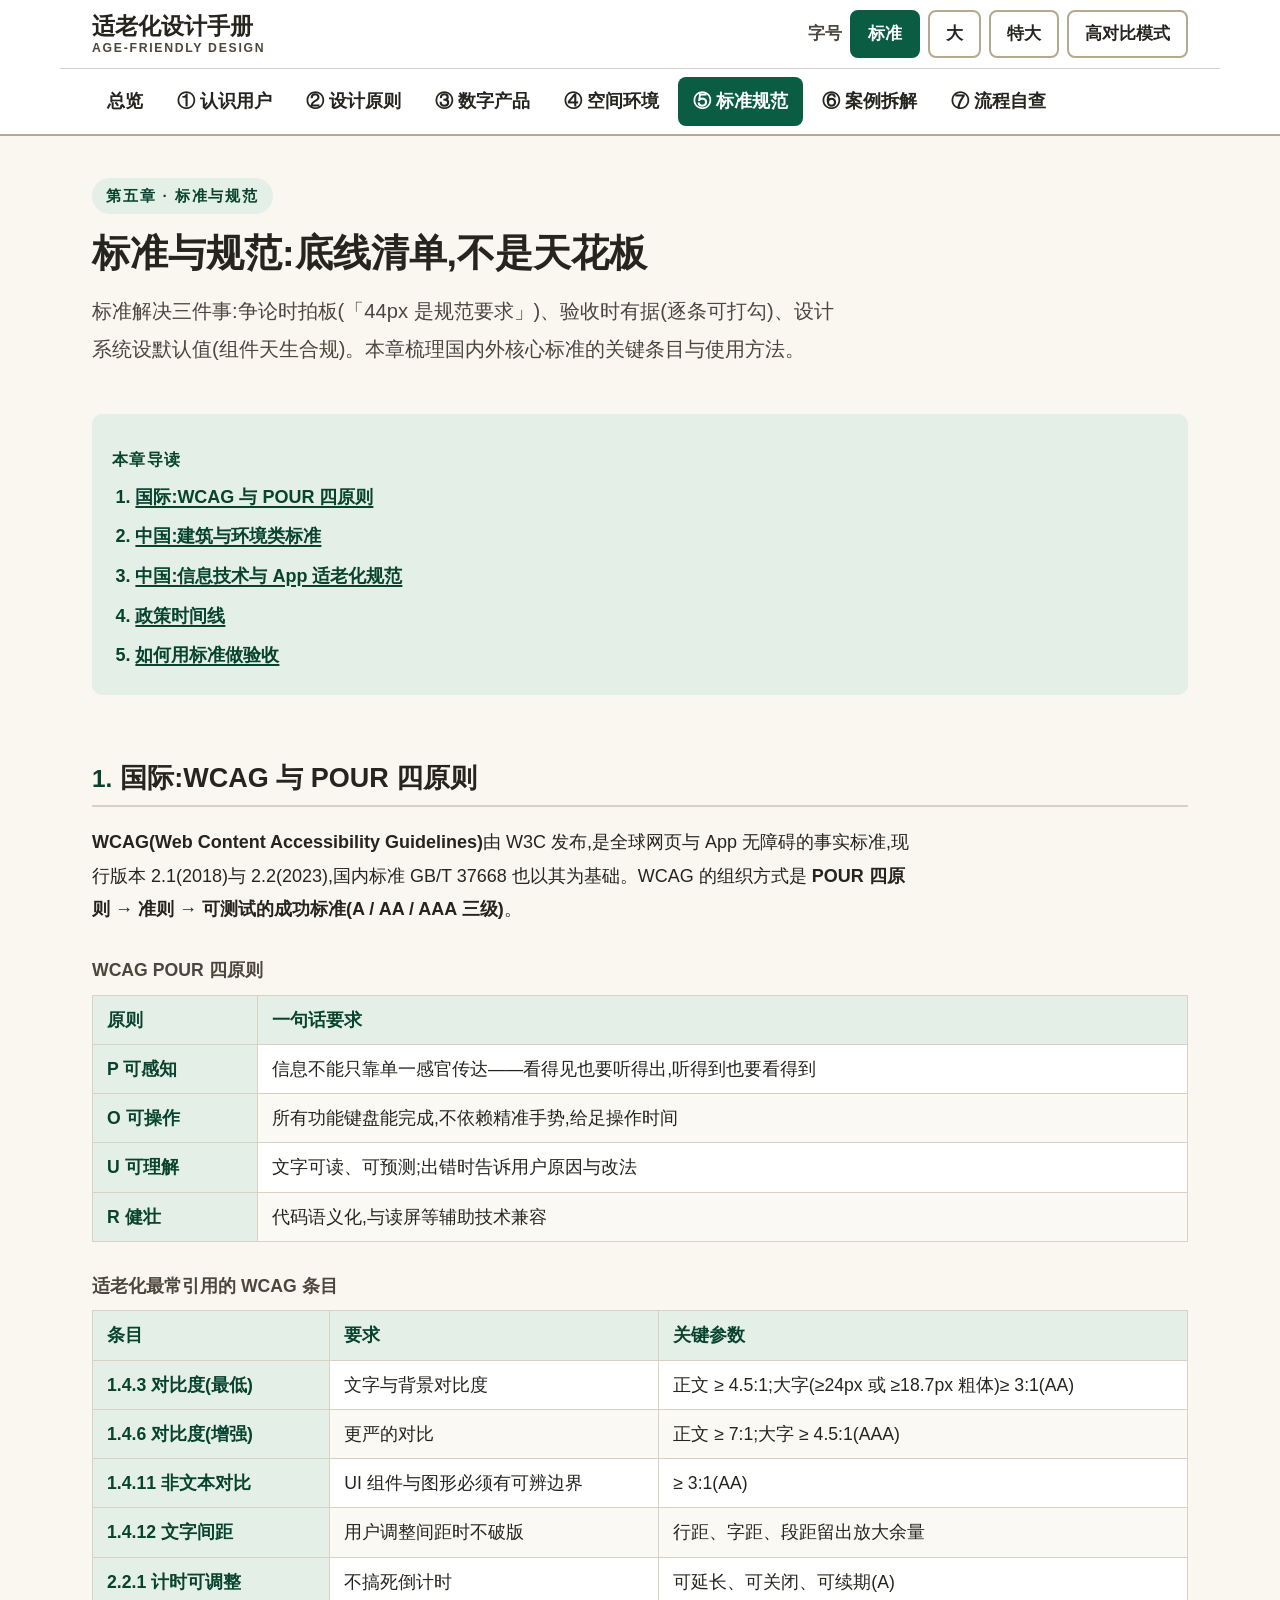
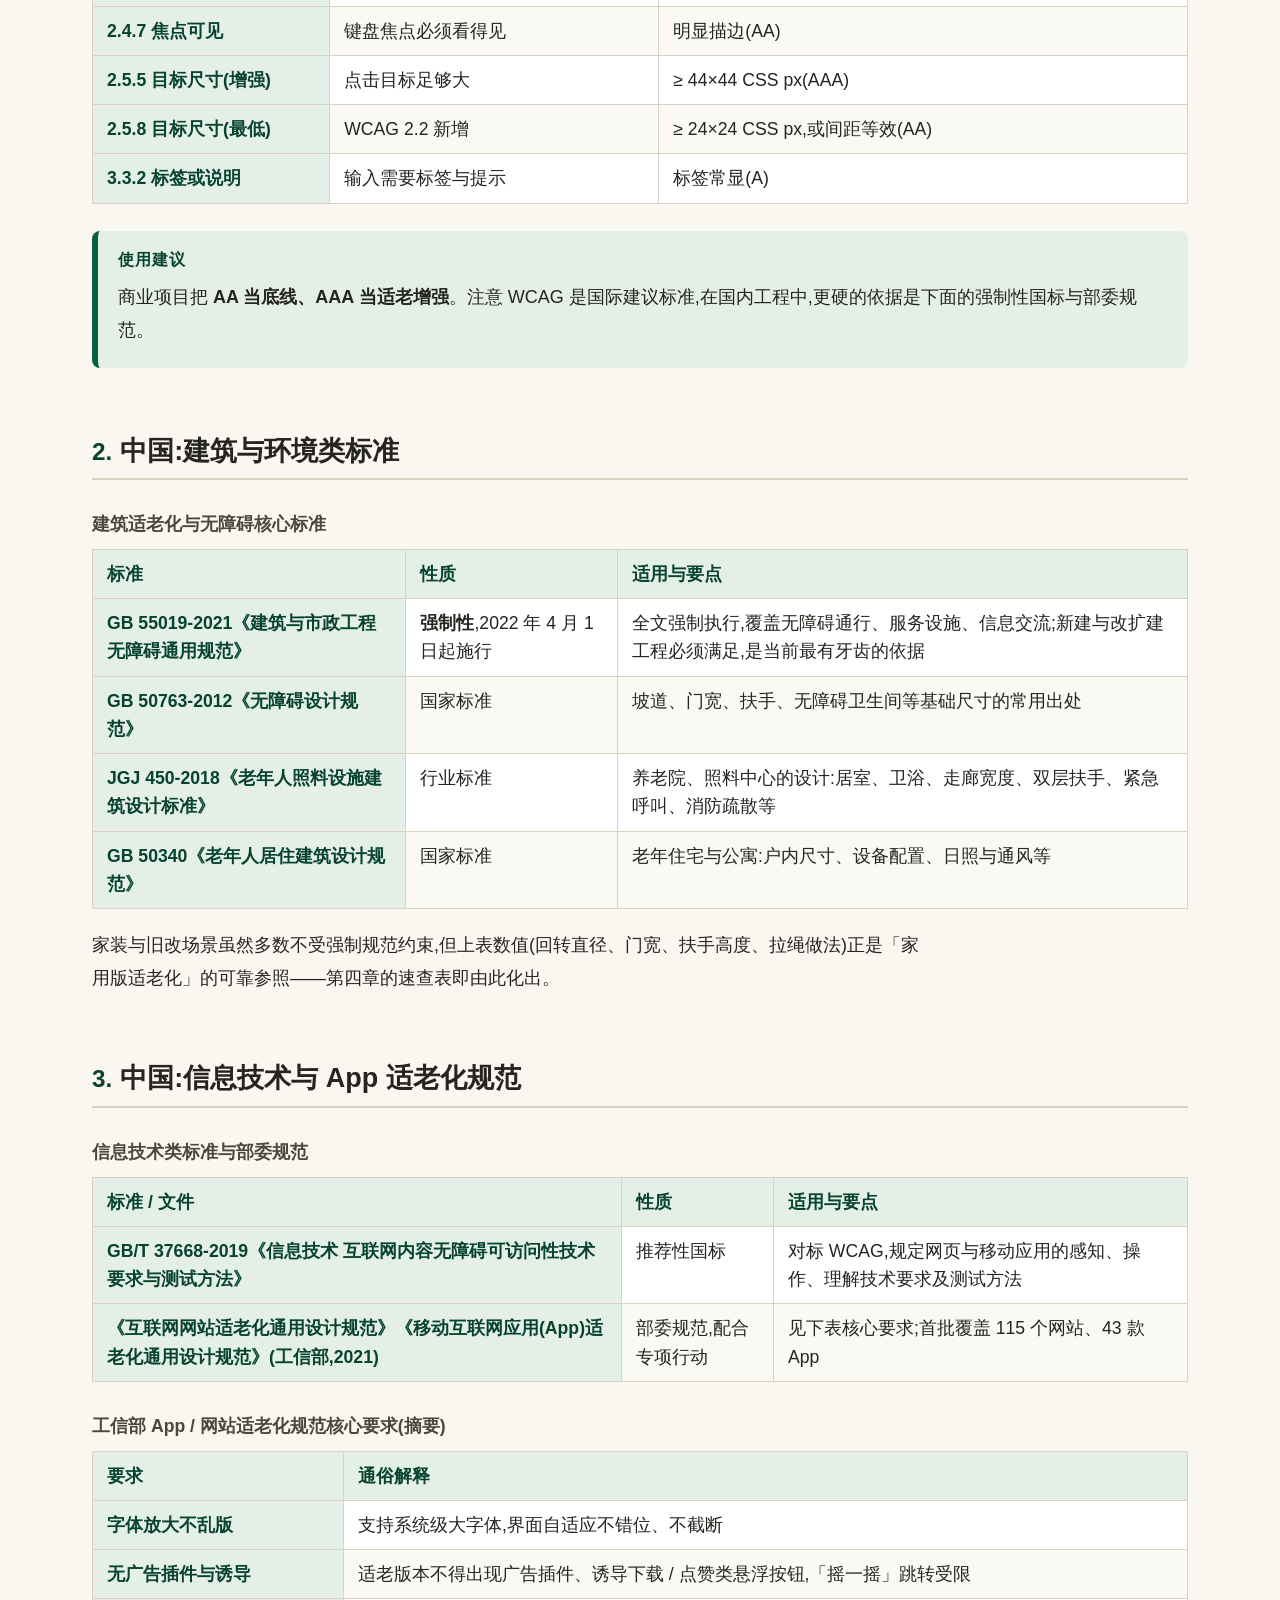
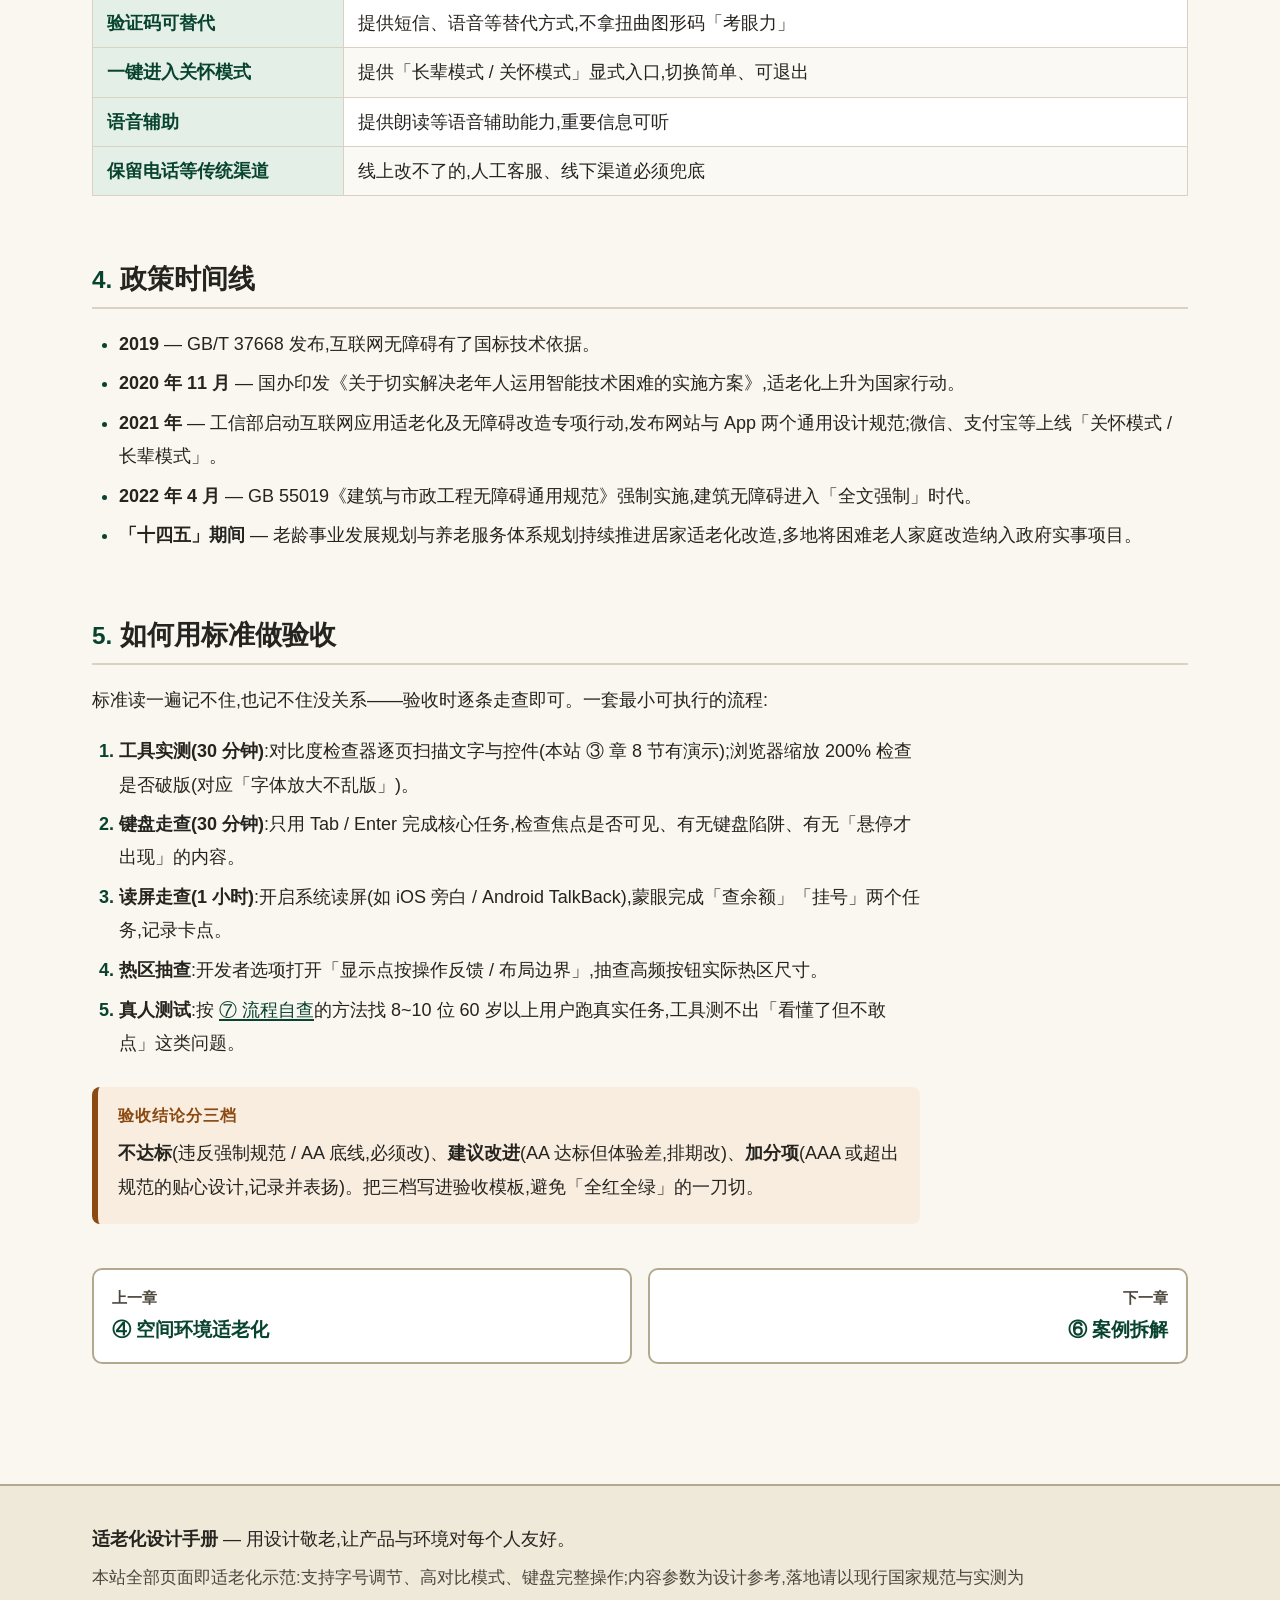
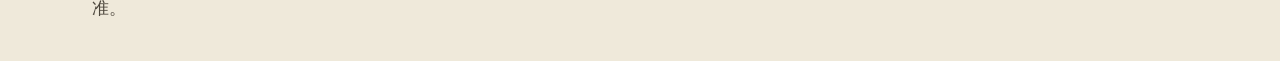
<file: standards.html>
<!DOCTYPE html>
<html lang="zh-CN" data-font="base" data-contrast="normal">
<head>
<meta charset="UTF-8">
<meta name="viewport" content="width=device-width, initial-scale=1">
<title>⑤ 标准与规范 · 适老化设计手册</title>
<meta name="description" content="适老化设计相关标准:WCAG 关键条目、GB 55019 强制规范、JGJ 450 老年人照料设施标准、工信部 App 适老化通用设计规范要点与政策时间线。">
<link rel="icon" href="data:image/svg+xml,%3Csvg xmlns='http://www.w3.org/2000/svg' viewBox='0 0 100 100'%3E%3Ccircle cx='50' cy='50' r='46' fill='%230a5c42'/%3E%3Ctext x='50' y='70' font-size='52' text-anchor='middle' fill='white' font-family='sans-serif' font-weight='bold'%3E适%3C/text%3E%3C/svg%3E">
<link rel="stylesheet" href="assets/css/style.css">
<script src="assets/js/main.js" defer></script>
</head>
<body>
<a class="skip-link" href="#main">跳到主要内容</a>

<header class="site-header">
  <div class="topbar wrap">
    <p class="brand"><a href="index.html">适老化设计手册<span class="brand-en">Age-Friendly Design</span></a></p>
    <div class="controls" role="group" aria-label="阅读设置(这也是本站的适老化示范)">
      <span class="controls-label">字号</span>
      <button type="button" class="ctrl-btn font-btn" data-font="base" aria-pressed="true">标准</button>
      <button type="button" class="ctrl-btn font-btn" data-font="large" aria-pressed="false">大</button>
      <button type="button" class="ctrl-btn font-btn" data-font="xlarge" aria-pressed="false">特大</button>
      <button type="button" class="ctrl-btn" id="contrastBtn" aria-pressed="false">高对比模式</button>
    </div>
  </div>
  <nav class="site-nav wrap" aria-label="章节导航">
    <a href="index.html">总览</a>
    <a href="aging.html">① 认识用户</a>
    <a href="principles.html">② 设计原则</a>
    <a href="digital.html">③ 数字产品</a>
    <a href="space.html">④ 空间环境</a>
    <a href="standards.html" aria-current="page">⑤ 标准规范</a>
    <a href="cases.html">⑥ 案例拆解</a>
    <a href="process.html">⑦ 流程自查</a>
  </nav>
</header>
<p id="liveStatus" class="visually-hidden" aria-live="polite"></p>

<main id="main">
  <div class="wrap">
    <div class="page-head">
      <span class="kicker">第五章 · 标准与规范</span>
      <h1>标准与规范:底线清单,不是天花板</h1>
      <p class="lede">标准解决三件事:争论时拍板(「44px 是规范要求」)、验收时有据(逐条可打勾)、设计系统设默认值(组件天生合规)。本章梳理国内外核心标准的关键条目与使用方法。</p>
    </div>

    <article>
      <div class="toc">
        <p class="toc-title">本章导读</p>
        <ol>
          <li><a href="#wcag">国际:WCAG 与 POUR 四原则</a></li>
          <li><a href="#cn-build">中国:建筑与环境类标准</a></li>
          <li><a href="#cn-digital">中国:信息技术与 App 适老化规范</a></li>
          <li><a href="#timeline">政策时间线</a></li>
          <li><a href="#verify">如何用标准做验收</a></li>
        </ol>
      </div>

      <section id="wcag">
        <h2><span class="h2-num">1.</span>国际:WCAG 与 POUR 四原则</h2>
        <div class="prose">
          <p><strong>WCAG(Web Content Accessibility Guidelines)</strong>由 W3C 发布,是全球网页与 App 无障碍的事实标准,现行版本 2.1(2018)与 2.2(2023),国内标准 GB/T 37668 也以其为基础。WCAG 的组织方式是 <strong>POUR 四原则 → 准则 → 可测试的成功标准(A / AA / AAA 三级)</strong>。</p>
        </div>
        <div class="table-scroll">
          <table class="spec">
            <caption>WCAG POUR 四原则</caption>
            <thead><tr><th scope="col">原则</th><th scope="col">一句话要求</th></tr></thead>
            <tbody>
              <tr><th scope="row">P 可感知</th><td>信息不能只靠单一感官传达——看得见也要听得出,听得到也要看得到</td></tr>
              <tr><th scope="row">O 可操作</th><td>所有功能键盘能完成,不依赖精准手势,给足操作时间</td></tr>
              <tr><th scope="row">U 可理解</th><td>文字可读、可预测;出错时告诉用户原因与改法</td></tr>
              <tr><th scope="row">R 健壮</th><td>代码语义化,与读屏等辅助技术兼容</td></tr>
            </tbody>
          </table>
        </div>
        <div class="table-scroll">
          <table class="spec">
            <caption>适老化最常引用的 WCAG 条目</caption>
            <thead>
              <tr><th scope="col">条目</th><th scope="col">要求</th><th scope="col">关键参数</th></tr>
            </thead>
            <tbody>
              <tr><th scope="row">1.4.3 对比度(最低)</th><td>文字与背景对比度</td><td>正文 ≥ 4.5:1;大字(≥24px 或 ≥18.7px 粗体)≥ 3:1(AA)</td></tr>
              <tr><th scope="row">1.4.6 对比度(增强)</th><td>更严的对比</td><td>正文 ≥ 7:1;大字 ≥ 4.5:1(AAA)</td></tr>
              <tr><th scope="row">1.4.11 非文本对比</th><td>UI 组件与图形必须有可辨边界</td><td>≥ 3:1(AA)</td></tr>
              <tr><th scope="row">1.4.12 文字间距</th><td>用户调整间距时不破版</td><td>行距、字距、段距留出放大余量</td></tr>
              <tr><th scope="row">2.2.1 计时可调整</th><td>不搞死倒计时</td><td>可延长、可关闭、可续期(A)</td></tr>
              <tr><th scope="row">2.4.7 焦点可见</th><td>键盘焦点必须看得见</td><td>明显描边(AA)</td></tr>
              <tr><th scope="row">2.5.5 目标尺寸(增强)</th><td>点击目标足够大</td><td>≥ 44×44 CSS px(AAA)</td></tr>
              <tr><th scope="row">2.5.8 目标尺寸(最低)</th><td>WCAG 2.2 新增</td><td>≥ 24×24 CSS px,或间距等效(AA)</td></tr>
              <tr><th scope="row">3.3.2 标签或说明</th><td>输入需要标签与提示</td><td>标签常显(A)</td></tr>
            </tbody>
          </table>
        </div>
        <div class="callout callout-tip">
          <span class="callout-title">使用建议</span>
          <p>商业项目把 <strong>AA 当底线、AAA 当适老增强</strong>。注意 WCAG 是国际建议标准,在国内工程中,更硬的依据是下面的强制性国标与部委规范。</p>
        </div>
      </section>

      <section id="cn-build">
        <h2><span class="h2-num">2.</span>中国:建筑与环境类标准</h2>
        <div class="table-scroll">
          <table class="spec">
            <caption>建筑适老化与无障碍核心标准</caption>
            <thead>
              <tr><th scope="col">标准</th><th scope="col">性质</th><th scope="col">适用与要点</th></tr>
            </thead>
            <tbody>
              <tr><th scope="row">GB 55019-2021《建筑与市政工程无障碍通用规范》</th><td><strong>强制性</strong>,2022 年 4 月 1 日起施行</td><td>全文强制执行,覆盖无障碍通行、服务设施、信息交流;新建与改扩建工程必须满足,是当前最有牙齿的依据</td></tr>
              <tr><th scope="row">GB 50763-2012《无障碍设计规范》</th><td>国家标准</td><td>坡道、门宽、扶手、无障碍卫生间等基础尺寸的常用出处</td></tr>
              <tr><th scope="row">JGJ 450-2018《老年人照料设施建筑设计标准》</th><td>行业标准</td><td>养老院、照料中心的设计:居室、卫浴、走廊宽度、双层扶手、紧急呼叫、消防疏散等</td></tr>
              <tr><th scope="row">GB 50340《老年人居住建筑设计规范》</th><td>国家标准</td><td>老年住宅与公寓:户内尺寸、设备配置、日照与通风等</td></tr>
            </tbody>
          </table>
        </div>
        <p class="prose">家装与旧改场景虽然多数不受强制规范约束,但上表数值(回转直径、门宽、扶手高度、拉绳做法)正是「家用版适老化」的可靠参照——第四章的速查表即由此化出。</p>
      </section>

      <section id="cn-digital">
        <h2><span class="h2-num">3.</span>中国:信息技术与 App 适老化规范</h2>
        <div class="table-scroll">
          <table class="spec">
            <caption>信息技术类标准与部委规范</caption>
            <thead>
              <tr><th scope="col">标准 / 文件</th><th scope="col">性质</th><th scope="col">适用与要点</th></tr>
            </thead>
            <tbody>
              <tr><th scope="row">GB/T 37668-2019《信息技术 互联网内容无障碍可访问性技术要求与测试方法》</th><td>推荐性国标</td><td>对标 WCAG,规定网页与移动应用的感知、操作、理解技术要求及测试方法</td></tr>
              <tr><th scope="row">《互联网网站适老化通用设计规范》《移动互联网应用(App)适老化通用设计规范》(工信部,2021)</th><td>部委规范,配合专项行动</td><td>见下表核心要求;首批覆盖 115 个网站、43 款 App</td></tr>
            </tbody>
          </table>
        </div>
        <div class="table-scroll">
          <table class="spec">
            <caption>工信部 App / 网站适老化规范核心要求(摘要)</caption>
            <thead>
              <tr><th scope="col">要求</th><th scope="col">通俗解释</th></tr>
            </thead>
            <tbody>
              <tr><th scope="row">字体放大不乱版</th><td>支持系统级大字体,界面自适应不错位、不截断</td></tr>
              <tr><th scope="row">无广告插件与诱导</th><td>适老版本不得出现广告插件、诱导下载 / 点赞类悬浮按钮,「摇一摇」跳转受限</td></tr>
              <tr><th scope="row">验证码可替代</th><td>提供短信、语音等替代方式,不拿扭曲图形码「考眼力」</td></tr>
              <tr><th scope="row">一键进入关怀模式</th><td>提供「长辈模式 / 关怀模式」显式入口,切换简单、可退出</td></tr>
              <tr><th scope="row">语音辅助</th><td>提供朗读等语音辅助能力,重要信息可听</td></tr>
              <tr><th scope="row">保留电话等传统渠道</th><td>线上改不了的,人工客服、线下渠道必须兜底</td></tr>
            </tbody>
          </table>
        </div>
      </section>

      <section id="timeline">
        <h2><span class="h2-num">4.</span>政策时间线</h2>
        <ul>
          <li><strong>2019</strong> — GB/T 37668 发布,互联网无障碍有了国标技术依据。</li>
          <li><strong>2020 年 11 月</strong> — 国办印发《关于切实解决老年人运用智能技术困难的实施方案》,适老化上升为国家行动。</li>
          <li><strong>2021 年</strong> — 工信部启动互联网应用适老化及无障碍改造专项行动,发布网站与 App 两个通用设计规范;微信、支付宝等上线「关怀模式 / 长辈模式」。</li>
          <li><strong>2022 年 4 月</strong> — GB 55019《建筑与市政工程无障碍通用规范》强制实施,建筑无障碍进入「全文强制」时代。</li>
          <li><strong>「十四五」期间</strong> — 老龄事业发展规划与养老服务体系规划持续推进居家适老化改造,多地将困难老人家庭改造纳入政府实事项目。</li>
        </ul>
      </section>

      <section id="verify">
        <h2><span class="h2-num">5.</span>如何用标准做验收</h2>
        <div class="prose">
          <p>标准读一遍记不住,也记不住没关系——验收时逐条走查即可。一套最小可执行的流程:</p>
          <ol>
            <li><strong>工具实测(30 分钟)</strong>:对比度检查器逐页扫描文字与控件(本站 ③ 章 8 节有演示);浏览器缩放 200% 检查是否破版(对应「字体放大不乱版」)。</li>
            <li><strong>键盘走查(30 分钟)</strong>:只用 Tab / Enter 完成核心任务,检查焦点是否可见、有无键盘陷阱、有无「悬停才出现」的内容。</li>
            <li><strong>读屏走查(1 小时)</strong>:开启系统读屏(如 iOS 旁白 / Android TalkBack),蒙眼完成「查余额」「挂号」两个任务,记录卡点。</li>
            <li><strong>热区抽查</strong>:开发者选项打开「显示点按操作反馈 / 布局边界」,抽查高频按钮实际热区尺寸。</li>
            <li><strong>真人测试</strong>:按 <a href="process.html">⑦ 流程自查</a>的方法找 8~10 位 60 岁以上用户跑真实任务,工具测不出「看懂了但不敢点」这类问题。</li>
          </ol>
          <div class="callout callout-warn">
            <span class="callout-title">验收结论分三档</span>
            <p><strong>不达标</strong>(违反强制规范 / AA 底线,必须改)、<strong>建议改进</strong>(AA 达标但体验差,排期改)、<strong>加分项</strong>(AAA 或超出规范的贴心设计,记录并表扬)。把三档写进验收模板,避免「全红全绿」的一刀切。</p>
          </div>
        </div>
      </section>

      <nav class="pager" aria-label="章节翻页">
        <a class="prev" href="space.html"><span class="pager-dir">上一章</span><span class="pager-title">④ 空间环境适老化</span></a>
        <a class="next" href="cases.html"><span class="pager-dir">下一章</span><span class="pager-title">⑥ 案例拆解</span></a>
      </nav>
    </article>
  </div>
</main>

<footer class="site-footer">
  <div class="wrap">
    <p><strong>适老化设计手册</strong> — 用设计敬老,让产品与环境对每个人友好。</p>
    <p class="foot-note">本站全部页面即适老化示范:支持字号调节、高对比模式、键盘完整操作;内容参数为设计参考,落地请以现行国家规范与实测为准。</p>
  </div>
</footer>
</body>
</html>
</file>
<file: assets/css/style.css>
/* ============================================================
   适老化设计手册 · 站点样式
   本站自身即适老化示范:
   - 正文 18px 起步,支持 标准/大/特大 三档(rem 全局缩放)
   - 高对比模式(纯黑白 + 强描边)
   - 可点目标 ≥44px、焦点可见、无悬停依赖、无动效依赖
   ============================================================ */

:root {
  --bg: #faf7f1;
  --surface: #ffffff;
  --ink: #26241f;
  --ink-2: #4c463c;
  --accent: #0a5c42;
  --accent-deep: #07432f;
  --accent-soft: #e3efe7;
  --warn: #8a4a12;
  --warn-soft: #f9ede0;
  --bad: #9a2727;
  --bad-soft: #faecec;
  --good: #175d34;
  --good-soft: #eaf4ec;
  --line: #d9d2c3;
  --line-strong: #b3a98f;
  --focus: #0b57d0;
  --radius: 10px;
  --shadow: 0 2px 10px rgba(60, 50, 30, 0.08);
}

/* ---------- 基础 ---------- */
html {
  font-size: 18px;               /* 适老默认字号:大于常规 16px */
  scroll-behavior: smooth;
}
html[data-font="large"]  { font-size: 20px; }
html[data-font="xlarge"] { font-size: 23px; }

*, *::before, *::after { box-sizing: border-box; }

body {
  margin: 0;
  background: var(--bg);
  color: var(--ink);
  font-family: -apple-system, BlinkMacSystemFont, "PingFang SC", "Hiragino Sans GB",
    "Microsoft YaHei", "Source Han Sans SC", "Noto Sans CJK SC", sans-serif;
  font-weight: 400;
  line-height: 1.85;
  -webkit-font-smoothing: antialiased;
}

p { margin: 0.9em 0; }
strong, b { font-weight: 700; }

a {
  color: var(--accent-deep);
  text-decoration: underline;
  text-decoration-thickness: 1.5px;
  text-underline-offset: 3px;
}
a:hover { color: var(--accent); }

:focus-visible {
  outline: 3px solid var(--focus);
  outline-offset: 2px;
  border-radius: 4px;
}

::selection { background: var(--accent-soft); color: var(--ink); }

.visually-hidden {
  position: absolute; width: 1px; height: 1px;
  margin: -1px; padding: 0; border: 0;
  clip: rect(0 0 0 0); clip-path: inset(50%);
  overflow: hidden; white-space: nowrap;
}

.wrap {
  max-width: 1160px;
  margin-inline: auto;
  padding-inline: clamp(16px, 4vw, 32px);
}

/* ---------- 跳转链接(键盘用户) ---------- */
.skip-link {
  position: absolute;
  left: 12px; top: -60px;
  z-index: 100;
  background: var(--accent);
  color: #fff;
  font-weight: 700;
  padding: 12px 20px;
  border-radius: 0 0 10px 10px;
  text-decoration: none;
  transition: top 0.15s ease;
}
.skip-link:focus { top: 0; }

/* ---------- 头部与导航 ---------- */
.site-header {
  background: var(--surface);
  border-bottom: 2px solid var(--line-strong);
  position: sticky;
  top: 0;
  z-index: 50;
}

.topbar {
  display: flex;
  flex-wrap: wrap;
  align-items: center;
  justify-content: space-between;
  gap: 10px 20px;
  padding-block: 10px;
}

.brand { margin: 0; line-height: 1.3; }
.brand a {
  font-size: 1.3rem;
  font-weight: 800;
  color: var(--ink);
  text-decoration: none;
}
.brand a:hover { color: var(--accent-deep); }
.brand-en {
  display: block;
  font-size: 0.68rem;
  font-weight: 600;
  letter-spacing: 0.14em;
  color: var(--ink-2);
  text-transform: uppercase;
}

.controls {
  display: flex;
  flex-wrap: wrap;
  align-items: center;
  gap: 8px;
}
.controls-label { font-weight: 700; color: var(--ink-2); font-size: 0.95rem; }

.ctrl-btn {
  min-height: 44px;
  min-width: 44px;
  padding: 6px 16px;
  font: inherit;
  font-size: 0.95rem;
  font-weight: 700;
  color: var(--ink);
  background: var(--surface);
  border: 2px solid var(--line-strong);
  border-radius: 8px;
  cursor: pointer;
}
.ctrl-btn:hover { border-color: var(--accent); color: var(--accent-deep); }
.ctrl-btn[aria-pressed="true"] {
  background: var(--accent);
  border-color: var(--accent);
  color: #fff;
}

.site-nav {
  display: flex;
  flex-wrap: wrap;
  gap: 4px;
  padding-block: 8px;
  border-top: 1px solid var(--line);
}
.site-nav a {
  display: inline-flex;
  align-items: center;
  min-height: 44px;
  padding: 8px 15px;
  border-radius: 8px;
  font-weight: 700;
  font-size: 1rem;
  color: var(--ink);
  text-decoration: none;
}
.site-nav a:hover { background: var(--accent-soft); color: var(--accent-deep); }
.site-nav a[aria-current="page"] {
  background: var(--accent);
  color: #fff;
}

/* ---------- 正文骨架 ---------- */
main { padding-block: 8px 40px; }

.page-head {
  padding-block: 34px 6px;
  max-width: 52rem;
}
.kicker {
  display: inline-block;
  font-weight: 800;
  font-size: 0.85rem;
  letter-spacing: 0.12em;
  color: var(--accent-deep);
  background: var(--accent-soft);
  border-radius: 999px;
  padding: 4px 14px;
  margin-bottom: 14px;
}
h1 {
  font-size: 2.1rem;
  line-height: 1.35;
  margin: 0 0 14px;
  font-weight: 800;
}
.lede {
  font-size: 1.12rem;
  color: var(--ink-2);
  max-width: 42rem;
  margin-top: 0;
}

article { padding-bottom: 20px; }
.prose { max-width: 46rem; }
.prose-full { max-width: 72rem; }

h2 {
  font-size: 1.5rem;
  font-weight: 800;
  line-height: 1.4;
  margin: 2.4em 0 0.7em;
  padding-bottom: 8px;
  border-bottom: 2px solid var(--line);
  scroll-margin-top: 170px;
}
section[id] { scroll-margin-top: 150px; }
h2 .h2-num {
  color: var(--accent-deep);
  margin-right: 8px;
  font-size: 0.9em;
}
h3 {
  font-size: 1.18rem;
  font-weight: 800;
  margin: 1.8em 0 0.5em;
  line-height: 1.45;
}
ul, ol { padding-left: 1.5em; }
li { margin-block: 0.35em; }
li::marker { color: var(--accent-deep); font-weight: 700; }

/* ---------- 本章导读 ---------- */
.toc {
  background: var(--accent-soft);
  border-radius: var(--radius);
  padding: 16px 20px;
  margin-block: 22px;
}
.toc-title {
  font-weight: 800;
  font-size: 0.9rem;
  letter-spacing: 0.08em;
  color: var(--accent-deep);
  margin-bottom: 6px;
}
.toc ol { margin: 0; padding-left: 1.3em; }
.toc a { font-weight: 600; }

/* ---------- 知识卡与四段式拆解 ---------- */
.fact {
  background: var(--surface);
  border: 1.5px solid var(--line);
  border-radius: var(--radius);
  padding: 18px 22px;
  margin-block: 20px;
}
.fact > h3:first-child { margin-top: 0; }
.fact-tag {
  display: inline-block;
  font-size: 0.78rem;
  font-weight: 800;
  letter-spacing: 0.08em;
  color: #fff;
  background: var(--accent);
  border-radius: 999px;
  padding: 2px 12px;
  margin-bottom: 6px;
  vertical-align: middle;
  margin-right: 8px;
}

.fb {
  margin-top: 12px;
  padding: 2px 0 2px 14px;
  border-left: 4px solid var(--line-strong);
}
.fb-label {
  display: block;
  font-size: 0.8rem;
  font-weight: 800;
  letter-spacing: 0.06em;
  margin-bottom: 2px;
}
.fb p { margin: 0.25em 0; }
.fb-fact { border-color: var(--accent); }
.fb-fact .fb-label { color: var(--accent-deep); }
.fb-why  { border-color: var(--warn); }
.fb-why  .fb-label { color: var(--warn); }
.fb-how  { border-color: var(--good); }
.fb-how  .fb-label { color: var(--good); }
.fb-pit  { border-color: var(--bad); }
.fb-pit  .fb-label { color: var(--bad); }

/* ---------- 卡片网格 ---------- */
.kgrid {
  display: grid;
  grid-template-columns: repeat(auto-fit, minmax(280px, 1fr));
  gap: 18px;
  margin-block: 22px;
}
.kcard {
  background: var(--surface);
  border: 1.5px solid var(--line);
  border-radius: var(--radius);
  padding: 20px 22px;
  box-shadow: var(--shadow);
}
.kcard h3 { margin-top: 0; color: var(--accent-deep); }
.kcard p { margin-block: 0.5em; }
.kcard .kcard-link { font-weight: 700; display: inline-block; margin-top: 6px; }
.kcard-num {
  display: inline-flex;
  align-items: center;
  justify-content: center;
  width: 1.8rem; height: 1.8rem;
  border-radius: 50%;
  background: var(--accent);
  color: #fff;
  font-weight: 800;
  font-size: 0.95rem;
  margin-right: 8px;
  flex: none;
}
.kcard-title { display: flex; align-items: center; }

/* ---------- 首页 Hero ---------- */
.hero { padding-block: 44px 10px; }
.hero h1 { font-size: 2.4rem; max-width: 44rem; }
.hero-stats {
  display: grid;
  grid-template-columns: repeat(auto-fit, minmax(220px, 1fr));
  gap: 16px;
  margin-block: 26px;
}
.stat {
  background: var(--surface);
  border: 1.5px solid var(--line);
  border-left: 6px solid var(--accent);
  border-radius: var(--radius);
  padding: 16px 20px;
}
.stat-num {
  font-size: 2rem;
  font-weight: 800;
  color: var(--accent-deep);
  line-height: 1.3;
}
.stat-label { color: var(--ink-2); font-size: 0.95rem; }

/* ---------- 提示框 ---------- */
.callout {
  border-left: 6px solid var(--line-strong);
  background: var(--surface);
  border-radius: 8px;
  padding: 14px 20px;
  margin-block: 1.5em;
}
.callout-title {
  font-weight: 800;
  font-size: 0.9rem;
  letter-spacing: 0.06em;
  display: block;
  margin-bottom: 4px;
}
.callout p { margin: 0.35em 0; }
.callout-tip  { border-color: var(--accent); background: var(--accent-soft); }
.callout-tip  .callout-title { color: var(--accent-deep); }
.callout-warn { border-color: var(--warn); background: var(--warn-soft); }
.callout-warn .callout-title { color: var(--warn); }
.callout-data { border-color: #0b4a8f; background: #e8f0fb; }
.callout-data .callout-title { color: #0b4a8f; }

/* ---------- 表格 ---------- */
.table-scroll { overflow-x: auto; margin-block: 20px; }
table.spec {
  border-collapse: collapse;
  width: 100%;
  min-width: 560px;
  background: var(--surface);
  font-size: 0.98rem;
}
table.spec caption {
  text-align: left;
  font-weight: 800;
  padding-block: 8px;
  color: var(--ink-2);
}
table.spec th, table.spec td {
  border: 1px solid var(--line);
  padding: 10px 14px;
  text-align: left;
  vertical-align: top;
  line-height: 1.6;
}
table.spec th {
  background: var(--accent-soft);
  color: var(--accent-deep);
  font-weight: 800;
}
table.spec tbody tr:nth-child(even) { background: #fbf9f4; }

/* ---------- 好坏对比面板 ---------- */
.do-dont {
  display: grid;
  grid-template-columns: 1fr 1fr;
  gap: 20px;
  margin-block: 24px;
}
.panel {
  border: 2px solid var(--line-strong);
  border-radius: 12px;
  overflow: hidden;
  background: var(--surface);
}
.panel-head {
  padding: 10px 18px;
  font-weight: 800;
  display: flex;
  align-items: center;
  gap: 10px;
}
.panel-bad  { border-color: var(--bad); }
.panel-bad  .panel-head { background: var(--bad-soft); color: var(--bad); }
.panel-good { border-color: var(--good); }
.panel-good .panel-head { background: var(--good-soft); color: var(--good); }
.panel-body { padding: 18px; }
.panel-body ul { padding-left: 1.3em; }

@media (max-width: 900px) {
  .do-dont { grid-template-columns: 1fr; }
}

/* ---------- 手机界面示意图 ---------- */
.phone {
  width: min(320px, 100%);
  background: #1d1d1f;
  border-radius: 30px;
  padding: 10px;
  margin-inline: auto;
}
.phone-screen {
  background: #fff;
  border-radius: 20px;
  overflow: hidden;
}
.m-head {
  background: var(--accent);
  color: #fff;
  padding: 12px 16px;
  font-weight: 800;
}
.mock-bad .m-head { background: #6b7280; }
.m-body { padding: 14px 16px 10px; }
.m-title { font-weight: 800; font-size: 1.12rem; margin: 0 0 8px; }
.m-card {
  border: 1.5px solid var(--line);
  border-radius: 8px;
  padding: 9px 12px;
  margin-block: 8px;
}
.m-label { display: block; font-size: 0.82rem; color: var(--ink-2); }
.m-value { font-weight: 700; }
.m-btn-main {
  display: block;
  text-align: center;
  background: var(--accent);
  color: #fff;
  border-radius: 10px;
  padding: 13px 10px;
  font-weight: 800;
  font-size: 1.05rem;
  margin-top: 12px;
}
.mock-bad .m-btn-main { background: #9ca3af; }
.m-tip { font-size: 0.85rem; color: var(--ink-2); margin: 8px 0 4px; }
.m-tab {
  border-top: 1.5px solid var(--line);
  display: flex;
}
.m-tab span {
  flex: 1;
  text-align: center;
  padding: 10px 0;
  font-size: 0.85rem;
  color: var(--ink-2);
  font-weight: 700;
}

/* 弹窗示意 */
.m-modal {
  border: 2px solid var(--line);
  border-radius: 12px;
  padding: 16px;
  margin-block: 10px;
  box-shadow: var(--shadow);
}
.m-modal-title { font-weight: 800; margin-bottom: 4px; }
.m-modal-text { font-size: 0.9rem; color: var(--ink-2); }
.m-modal-actions { display: flex; justify-content: flex-end; gap: 10px; margin-top: 14px; flex-wrap: wrap; }
.m-btn {
  display: inline-block;
  border-radius: 8px;
  padding: 10px 18px;
  font-weight: 800;
  font-size: 0.95rem;
  min-height: 44px;
  line-height: 1.4;
}
.m-btn-primary { background: var(--accent); color: #fff; }
.m-btn-ghost { border: 2px solid var(--line-strong); color: var(--ink); }

/* 验证码示意 */
.m-captcha {
  font-family: "Courier New", monospace;
  font-size: 1.5rem;
  font-weight: 800;
  letter-spacing: 0.35em;
  color: #4b5563;
  background:
    repeating-linear-gradient(0deg, #eef0f3 0 6px, #e2e5ea 6px 12px);
  border: 1.5px solid var(--line);
  border-radius: 8px;
  padding: 12px 18px;
  transform: skewX(-8deg);
  display: inline-block;
  margin-block: 8px;
}
.m-captcha-code { display: inline-block; transform: skewX(10deg) rotate(-4deg); }

/* ---------- 互动演示框 ---------- */
.demo {
  border: 2px dashed var(--line-strong);
  border-radius: 12px;
  background: var(--surface);
  padding: 20px 22px;
  margin-block: 28px;
}
.demo > h3:first-child { margin-top: 0; }
.demo-tag {
  display: inline-block;
  font-size: 0.78rem;
  font-weight: 800;
  color: #fff;
  background: var(--focus);
  border-radius: 999px;
  padding: 2px 12px;
  letter-spacing: 0.06em;
  margin-right: 8px;
  vertical-align: middle;
}
.demo-hint { color: var(--ink-2); font-size: 0.95rem; margin-top: 2px; }

.big-range {
  width: 100%;
  min-height: 44px;
  accent-color: var(--accent);
}
.big-select {
  font: inherit;
  min-height: 44px;
  padding: 8px 12px;
  border: 2px solid var(--line-strong);
  border-radius: 8px;
  background: var(--surface);
  color: var(--ink);
}
.badge {
  display: inline-block;
  padding: 3px 12px;
  border-radius: 999px;
  font-weight: 800;
  font-size: 0.88rem;
  border: 1.5px solid currentColor;
}
.badge-fail { background: var(--bad-soft); color: var(--bad); }
.badge-aa   { background: var(--good-soft); color: var(--good); }
.badge-aaa  { background: var(--accent); color: #fff; }

.cd-stage {
  border: 1.5px solid var(--line);
  border-radius: 10px;
  padding: 20px;
  margin-top: 14px;
}
.cd-body { font-size: 1.05rem; margin: 0 0 6px; }
.cd-small { font-size: 14px; margin: 0 0 14px; }
.cd-btn {
  display: inline-block;
  padding: 12px 22px;
  border-radius: 10px;
  font-weight: 800;
  min-height: 44px;
}
.cd-controls {
  display: grid;
  gap: 10px;
  grid-template-columns: 1fr;
  margin-bottom: 6px;
}
.cd-ratio { font-size: 1.02rem; }

/* 视觉模拟 */
.sim-btns { display: flex; flex-wrap: wrap; gap: 10px; margin-block: 12px; }
.sim-btn {
  font: inherit;
  font-weight: 700;
  font-size: 0.95rem;
  min-height: 44px;
  padding: 8px 16px;
  border: 2px solid var(--line-strong);
  border-radius: 999px;
  background: var(--surface);
  color: var(--ink);
  cursor: pointer;
}
.sim-btn[aria-pressed="true"] {
  background: var(--accent);
  border-color: var(--accent);
  color: #fff;
}
.sim-stage {
  position: relative;
  display: flex;
  flex-wrap: wrap;
  gap: 22px;
  align-items: flex-start;
  padding: 18px;
  border: 1.5px solid var(--line);
  border-radius: 10px;
  background: #f2efe8;
}
.sim-stage[data-sim="blur"] .phone { filter: blur(2.2px); }
.sim-stage[data-sim="cataract"] .phone {
  filter: sepia(0.45) blur(2.4px) brightness(1.12) saturate(0.8);
}
.sim-stage[data-sim="contrast"] .phone { filter: contrast(0.6) saturate(0.65); }
.sim-stage[data-sim="glare"] .phone { filter: brightness(1.05); }
.sim-stage[data-sim="glare"]::after {
  content: "";
  position: absolute;
  inset: 0;
  border-radius: 10px;
  background: radial-gradient(
    ellipse 60% 45% at 28% 18%,
    rgba(255, 255, 255, 0.95),
    rgba(255, 255, 255, 0.45) 45%,
    rgba(255, 255, 255, 0) 70%
  );
  pointer-events: none;
}
.sim-note {
  flex: 1 1 260px;
  background: var(--surface);
  border-left: 5px solid var(--accent);
  border-radius: 8px;
  padding: 12px 16px;
  font-size: 0.98rem;
  align-self: center;
}

/* 触控热区演示 */
.tt-row {
  display: flex;
  align-items: center;
  gap: 16px;
  padding-block: 10px;
  border-bottom: 1px dashed var(--line);
  flex-wrap: wrap;
}
.tt-row:last-of-type { border-bottom: none; }
.tt-chip {
  flex: 1 1 240px;
  font-size: 0.95rem;
  color: var(--ink-2);
}
.m-icon-btn {
  display: inline-flex;
  align-items: center;
  justify-content: center;
  border: 2px solid var(--ink);
  border-radius: 8px;
  background: var(--surface);
  color: var(--ink);
  font-weight: 800;
  cursor: pointer;
}
.tt-bad  { width: 28px; height: 28px; font-size: 15px; }
.tt-mid  { width: 44px; height: 44px; font-size: 19px; }
.tt-good { min-width: 48px; min-height: 48px; font-size: 19px; }
.tt-stage.zones .m-icon-btn {
  outline: 3px dashed var(--accent);
  outline-offset: 3px;
}
.tt-feedback {
  background: var(--accent-soft);
  border-radius: 8px;
  padding: 10px 16px;
  margin-block: 12px;
  font-weight: 600;
}

/* ---------- 检查清单 ---------- */
.checklist {
  list-style: none;
  padding: 0;
  margin-block: 20px;
}
.checklist li {
  display: flex;
  align-items: flex-start;
  gap: 12px;
  padding-block: 10px;
  border-bottom: 1px dashed var(--line);
}
.checklist input[type="checkbox"] {
  width: 24px; height: 24px;
  flex: none;
  margin-top: 4px;
  accent-color: var(--accent);
}
.checklist label { line-height: 1.7; }

/* ---------- 上一页/下一页 ---------- */
.pager {
  display: flex;
  justify-content: space-between;
  gap: 16px;
  margin-block: 44px 20px;
  flex-wrap: wrap;
}
.pager a {
  flex: 1 1 260px;
  border: 2px solid var(--line-strong);
  border-radius: 10px;
  padding: 14px 18px;
  text-decoration: none;
  background: var(--surface);
}
.pager a:hover { border-color: var(--accent); }
.pager-dir {
  display: block;
  font-size: 0.85rem;
  color: var(--ink-2);
  font-weight: 700;
}
.pager-title { font-weight: 800; color: var(--accent-deep); font-size: 1.05rem; }
.pager .next { text-align: right; }

/* ---------- 页脚 ---------- */
.site-footer {
  background: #efe9da;
  border-top: 2px solid var(--line-strong);
  margin-top: 40px;
  padding-block: 30px;
}
.site-footer p { margin: 0.4em 0; }
.foot-note { color: var(--ink-2); font-size: 0.92rem; max-width: 52rem; }

/* ---------- 响应式 ---------- */
@media (max-width: 720px) {
  html { font-size: 17px; }
  .hero h1 { font-size: 1.8rem; }
  h1 { font-size: 1.7rem; }
  h2 { font-size: 1.32rem; }
  .topbar { justify-content: center; }
  .site-nav a { padding: 8px 11px; font-size: 0.92rem; }
}

/* ---------- 高对比模式 ---------- */
html[data-contrast="high"] {
  --bg: #ffffff;
  --surface: #ffffff;
  --ink: #000000;
  --ink-2: #161616;
  --accent: #00381f;
  --accent-deep: #00281a;
  --accent-soft: #efefef;
  --warn: #4a2500;
  --warn-soft: #f4f4f4;
  --bad: #6e0000;
  --bad-soft: #f2f2f2;
  --good: #05401f;
  --good-soft: #efefef;
  --line: #616161;
  --line-strong: #000000;
  --focus: #000000;
  --shadow: none;
}
html[data-contrast="high"] .site-header { border-bottom-width: 3px; }
html[data-contrast="high"] .ctrl-btn,
html[data-contrast="high"] .sim-btn,
html[data-contrast="high"] .big-select { border-width: 2px; }
html[data-contrast="high"] a { text-decoration-thickness: 2px; }
html[data-contrast="high"] .stat,
html[data-contrast="high"] .fact,
html[data-contrast="high"] .kcard { border-width: 2px; }
html[data-contrast="high"] .badge-aaa { background: #000; color: #fff; }

/* ---------- 动效尊重 ---------- */
@media (prefers-reduced-motion: reduce) {
  html { scroll-behavior: auto; }
  *, *::before, *::after {
    animation: none !important;
    transition: none !important;
  }
}

/* ---------- 打印 ---------- */
@media print {
  .site-header, .site-footer, .pager, .demo, .skip-link { display: none !important; }
  body { background: #fff; color: #000; font-size: 11.5pt; }
  .fact, .kcard, .callout { box-shadow: none; }
}
</file>
